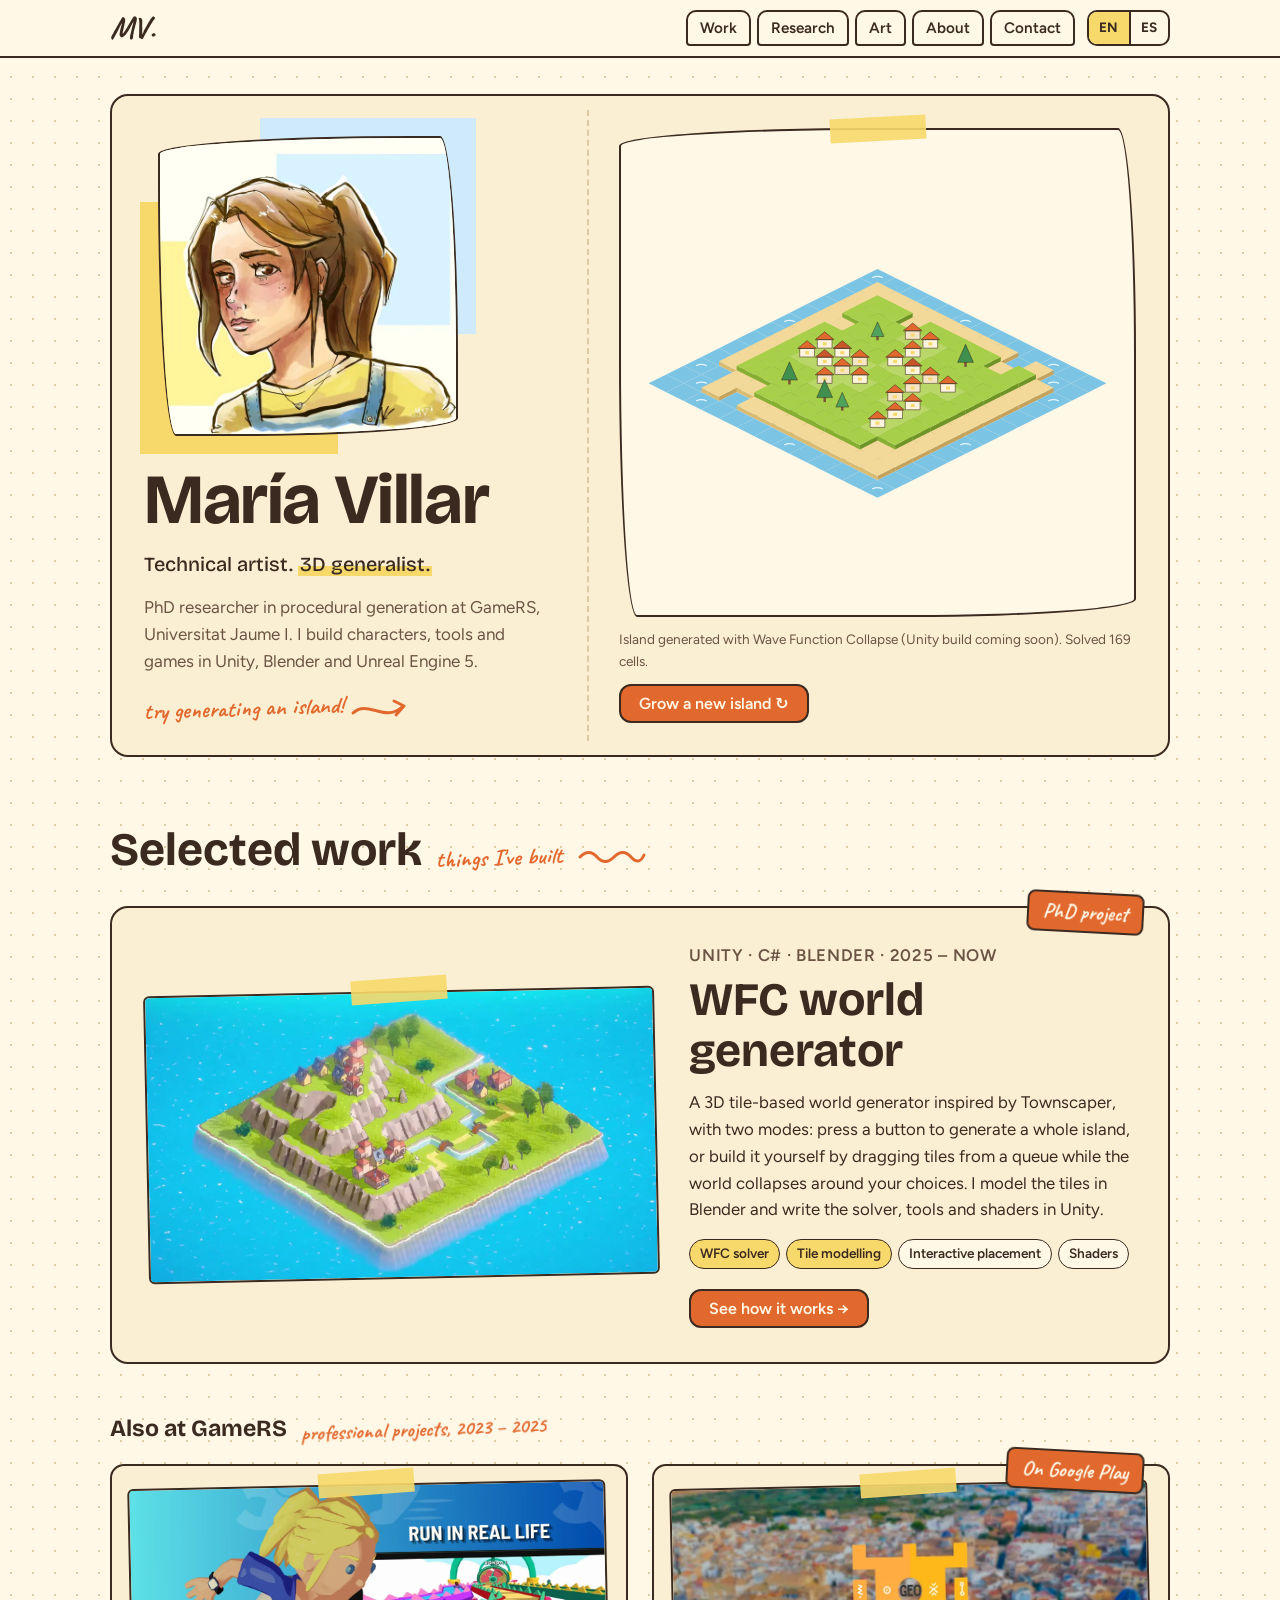
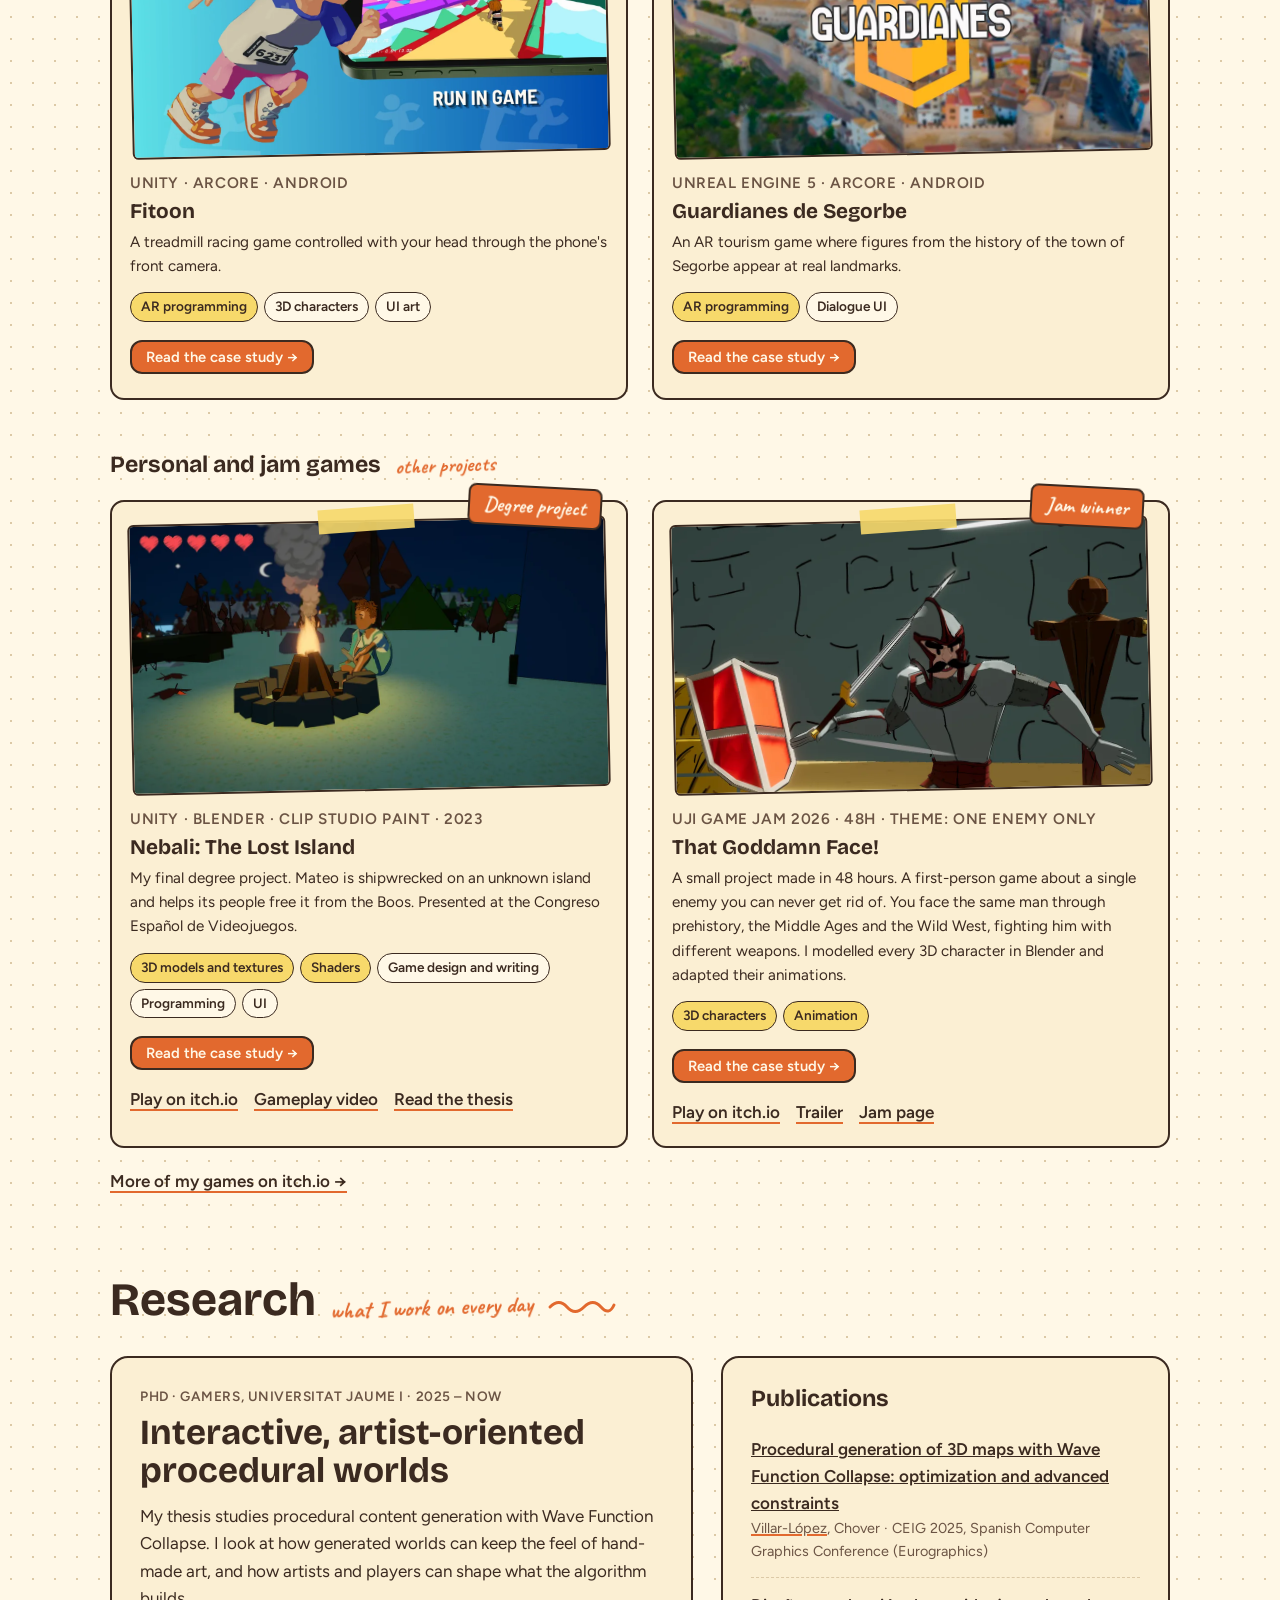
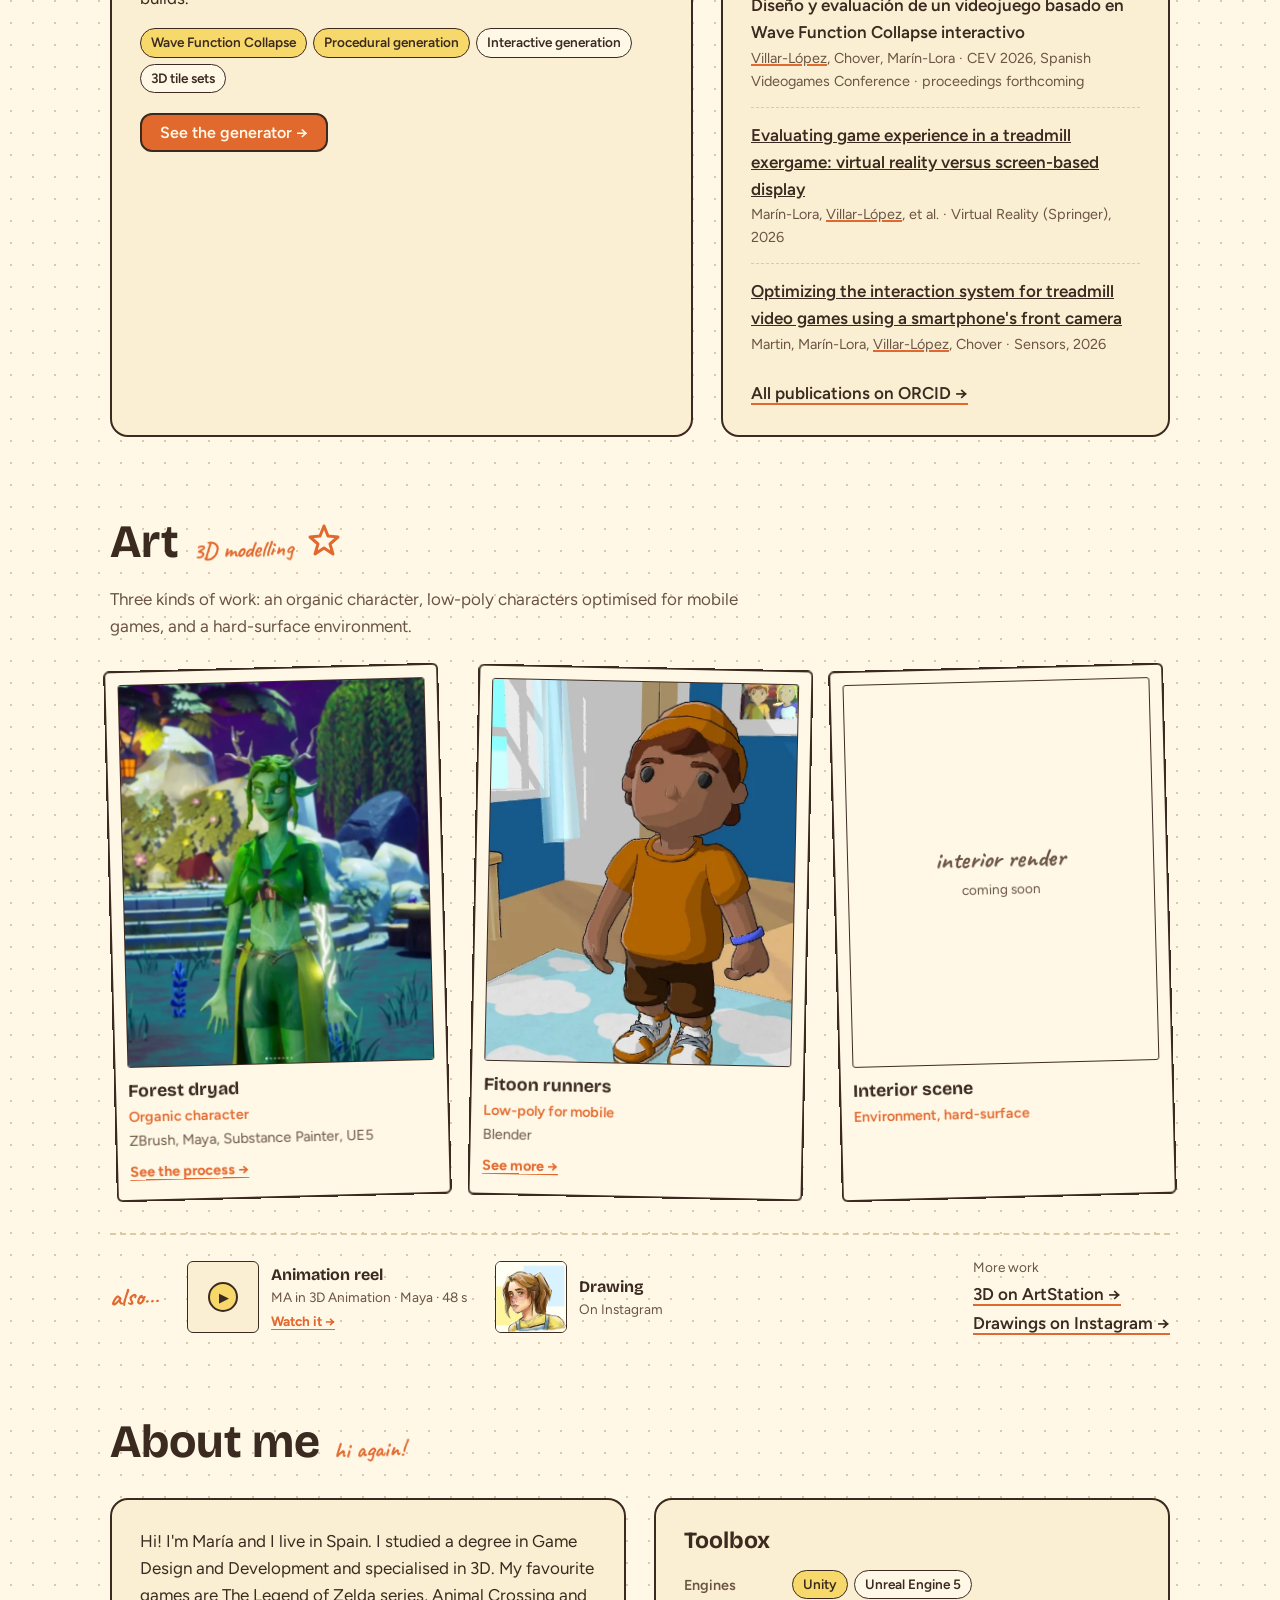
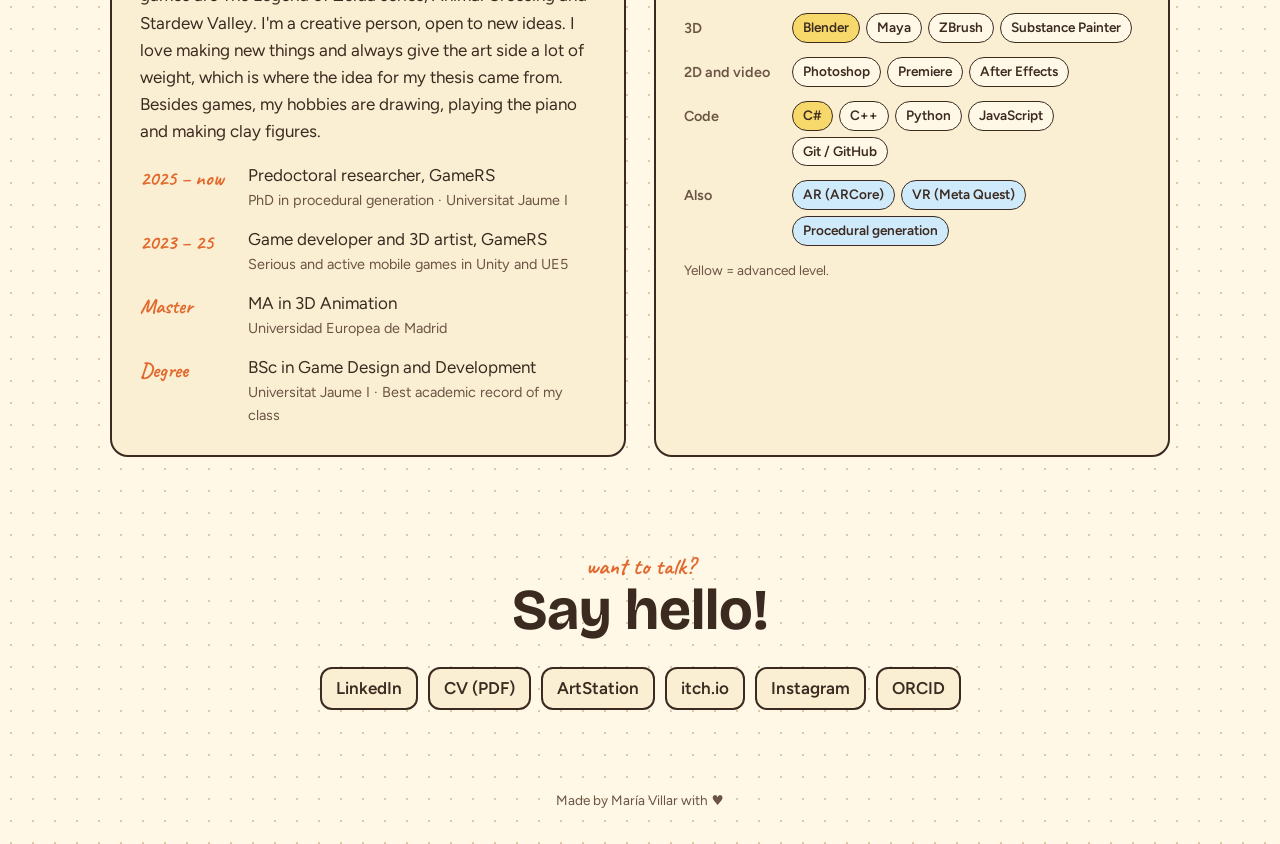
<file: index.html>
<!doctype html>
<html lang="en">
<head>
<meta charset="utf-8">
<meta name="viewport" content="width=device-width, initial-scale=1, viewport-fit=cover">
<title>María Villar · Technical artist</title>
<meta name="description" content="Technical artist from Spain. I draw, model and code: procedural generation with Wave Function Collapse, 3D characters and games in Unity, Blender and Unreal Engine 5.">
<link rel="canonical" href="https://mariavllr.github.io/">
<meta property="og:type" content="website">
<meta property="og:locale" content="en_GB">
<meta property="og:title" content="María Villar · Technical artist">
<meta property="og:description" content="Technical artist from Spain. I draw, model and code: procedural generation with Wave Function Collapse, 3D characters and games in Unity, Blender and Unreal Engine 5.">
<meta property="og:url" content="https://mariavllr.github.io/">
<meta property="og:image" content="https://mariavllr.github.io/assets/img/og.jpg">
<meta name="twitter:card" content="summary_large_image">
<link rel="alternate" hreflang="en" href="https://mariavllr.github.io/">
<link rel="alternate" hreflang="es" href="https://mariavllr.github.io/es/">
<link rel="alternate" hreflang="x-default" href="https://mariavllr.github.io/">
<meta name="theme-color" content="#FFF8E7">
<link rel="icon" href="assets/img/favicon.svg" type="image/svg+xml">
<link rel="preconnect" href="https://fonts.googleapis.com">
<link rel="preconnect" href="https://fonts.gstatic.com" crossorigin>
<link rel="stylesheet" href="https://fonts.googleapis.com/css2?family=Bricolage+Grotesque:opsz,wght@12..96,500;12..96,700&family=Figtree:wght@400;500;600&family=Caveat:wght@500;700&display=swap">
<link rel="stylesheet" href="assets/css/style.css">
</head>
<body>
<a class="skip" href="#main">Skip to content</a>
<header>
  <div class="wrap">
    <a class="logo" href="index.html" aria-label="María Villar, home">MV.</a>
    <nav aria-label="Sections"><a href="#work">Work</a><a href="#research">Research</a><a href="#art">Art</a><a href="#about">About</a><a href="#contact">Contact</a></nav>
    <div class="lang" role="group" aria-label="Language"><a href="#" hreflang="en" lang="en" aria-current="page">EN</a><a href="es/index.html" hreflang="es" lang="es">ES</a></div>
  </div>
</header>

<main id="main" class="wrap">
  <div id="top" class="spread hero">
    <div class="page">
      <div class="portrait"><div class="b1"></div><div class="b2"></div><img src="assets/img/portrait.webp" alt="Self-portrait of María: ink line and marker colour, brown ponytail, yellow t-shirt and denim overalls"></div>
      <h1>María Villar</h1>
      <p class="role">Technical artist. <b>3D generalist.</b></p>
      <p class="intro">PhD researcher in procedural generation at GameRS, Universitat Jaume I. I build characters, tools and games in Unity, Blender and Unreal Engine 5.</p>
      <div class="note"><span class="hand">try generating an island!</span>
        <svg class="doodle" width="64" height="30" viewBox="0 0 64 30" aria-hidden="true"><path d="M3 20 C 18 6, 34 30, 52 14 M44 8 L54 13 L46 22"/></svg></div>
    </div>
    <div class="page world">
      <div class="frame sketch play" data-embed="" data-itch="https://mariavllr.itch.io/" data-cover="assets/img/wfc-cover.webp" data-title="WFC world generator" data-button="gen"><span class="tape" aria-hidden="true"></span>
        <canvas id="wfc" width="640" height="400" role="img" aria-label="An isometric island of water, beach, grass, forest and village tiles, generated in the browser with Wave Function Collapse"></canvas>
      </div>
      <div class="world-bar">
        <span class="caption">Island generated with Wave Function Collapse (Unity build coming soon). <span id="stat"></span></span>
        <button class="btn" id="gen" type="button">Grow a new island ↻</button>
      </div>
    </div>
  </div>

  <section id="work" aria-labelledby="work-h">
    <div class="sec-head"><h2 id="work-h">Selected work</h2><span class="hand">things I've built</span>
      <svg class="doodle" width="70" height="20" viewBox="0 0 70 20" aria-hidden="true"><path d="M3 12 Q 12 3, 20 12 T 37 12 T 54 12 T 67 10"/></svg></div>
    <div class="work">

      <article class="piece feature stick">
        <span class="badge">PhD project</span>
        <div class="shot"><span class="tape" aria-hidden="true"></span><video class="loop" autoplay muted loop playsinline preload="metadata" poster="assets/img/wfc-island.webp" aria-label="An island made by the WFC generator: cliffs, two villages, a river with bridges and trees moving in the wind, surrounded by animated sea"><source src="assets/video/wfc-island.mp4" type="video/mp4"></video></div>
        <div>
          <p class="meta">Unity · C# · Blender · 2025 – now</p>
          <h3>WFC world generator</h3>
          <p>A 3D tile-based world generator inspired by Townscaper, with two modes: press a button to generate a whole island, or build it yourself by dragging tiles from a queue while the world collapses around your choices. I model the tiles in Blender and write the solver, tools and shaders in Unity.</p>
          <div class="role-list"><span class="chip y">WFC solver</span><span class="chip y">Tile modelling</span><span class="chip">Interactive placement</span><span class="chip">Shaders</span></div>
          <a class="btn" href="projects/wfc/index.html">See how it works →</a>
        </div>
      </article>
    </div>

    <div class="minor-head"><h3>Also at GameRS</h3><span class="hand">professional projects, 2023 – 2025</span></div>
    <div class="minor">
      <article class="mini stick">
        <div class="shot hover-vid"><span class="tape" aria-hidden="true"></span><img src="assets/img/fitoon-thumb.webp" alt="Fitoon key art: a runner next to a phone showing her character in the race, with the lines Run in real life, run in game" loading="lazy"><video muted loop playsinline preload="none" aria-hidden="true"><source src="assets/video/fitoon-gameplay.mp4" type="video/mp4"></video></div>
        <p class="meta">Unity · ARCore · Android</p>
        <h3>Fitoon</h3>
        <p>A treadmill racing game controlled with your head through the phone's front camera.</p>
        <div class="role-list"><span class="chip y">AR programming</span><span class="chip">3D characters</span><span class="chip">UI art</span></div>
        <a class="btn case-btn" href="projects/fitoon/index.html">Read the case study →</a>
      </article>
      <article class="mini stick">
        <span class="badge">On Google Play</span>
        <div class="shot hover-vid"><span class="tape" aria-hidden="true"></span><img src="assets/img/segorbe-thumb.webp" alt="Guardianes de Segorbe logo over an aerial view of the town" loading="lazy"><video muted loop playsinline preload="none" aria-hidden="true"><source src="assets/video/segorbe-hover.mp4" type="video/mp4"></video></div>
        <p class="meta">Unreal Engine 5 · ARCore · Android</p>
        <h3>Guardianes de Segorbe</h3>
        <p>An AR tourism game where figures from the history of the town of Segorbe appear at real landmarks.</p>
        <div class="role-list"><span class="chip y">AR programming</span><span class="chip">Dialogue UI</span></div>
        <a class="btn case-btn" href="projects/segorbe/index.html">Read the case study →</a>
      </article>
    </div>

    <div class="minor-head"><h3>Personal and jam games</h3><span class="hand">other projects</span></div>
    <div class="minor">
      <article class="mini stick">
        <span class="badge">Degree project</span>
        <div class="shot hover-vid"><span class="tape" aria-hidden="true"></span><img src="assets/img/nebali-card.webp" alt="Nebali: The Lost Island, a low-poly island with palm trees, a wooden pier and the main character, Mateo" loading="lazy"><video muted loop playsinline preload="none" aria-hidden="true"><source src="assets/video/nebali-campfire.mp4" type="video/mp4"></video></div>
        <p class="meta">Unity · Blender · Clip Studio Paint · 2023</p>
        <h3>Nebali: The Lost Island</h3>
        <p>My final degree project. Mateo is shipwrecked on an unknown island and helps its people free it from the Boos. Presented at the Congreso Español de Videojuegos.</p>
        <div class="role-list"><span class="chip y">3D models and textures</span><span class="chip y">Shaders</span><span class="chip">Game design and writing</span><span class="chip">Programming</span><span class="chip">UI</span></div>
        <a class="btn case-btn" href="projects/nebali/index.html">Read the case study →</a>
        <div class="links"><a href="https://mariavllr.itch.io/nebali-the-lost-island">Play on itch.io</a><a href="https://www.youtube.com/watch?v=X46pWPQkmEc">Gameplay video</a><a href="https://repositori.uji.es/xmlui/handle/10234/203636">Read the thesis</a></div>
      </article>
      <article class="mini stick">
        <span class="badge">Jam winner</span>
        <div class="shot hover-vid"><span class="tape" aria-hidden="true"></span><img src="assets/img/tgf-card.webp" alt="The enemy as a medieval knight with a sword, next to a red shield" loading="lazy"><video muted loop playsinline preload="none" aria-hidden="true"><source src="assets/video/tgf-knight.mp4" type="video/mp4"></video></div>
        <p class="meta">UJI Game Jam 2026 · 48h · Theme: One enemy only</p>
        <h3>That Goddamn Face!</h3>
        <p>A small project made in 48 hours. A first-person game about a single enemy you can never get rid of. You face the same man through prehistory, the Middle Ages and the Wild West, fighting him with different weapons. I modelled every 3D character in Blender and adapted their animations.</p>
        <div class="role-list"><span class="chip y">3D characters</span><span class="chip y">Animation</span></div>
        <a class="btn case-btn" href="projects/that-goddamn-face/index.html">Read the case study →</a>
        <div class="links"><a href="https://mariavllr.itch.io/that-goddamn-face">Play on itch.io</a><a href="https://www.youtube.com/watch?v=6AdIq4vunBU">Trailer</a><a href="https://itch.io/jam/uji-game-jam-26-ugj26/rate/4272632">Jam page</a></div>
      </article>
    </div>
    <div class="links" style="margin-top:20px"><a href="https://mariavllr.itch.io/">More of my games on itch.io →</a></div>
  </section>

  <section id="research" aria-labelledby="research-h">
    <div class="sec-head"><h2 id="research-h">Research</h2><span class="hand">what I work on every day</span>
      <svg class="doodle" width="70" height="20" viewBox="0 0 70 20" aria-hidden="true"><path d="M3 12 Q 12 3, 20 12 T 37 12 T 54 12 T 67 10"/></svg></div>
    <div class="two">
      <div class="card stick">
        <p class="meta">PhD · GameRS, Universitat Jaume I · 2025 – now</p>
        <h3 style="font-size:clamp(1.6rem,3.4vw,2.2rem);margin:6px 0 12px">Interactive, artist-oriented procedural worlds</h3>
        <p>My thesis studies procedural content generation with Wave Function Collapse. I look at how generated worlds can keep the feel of hand-made art, and how artists and players can shape what the algorithm builds.</p>
        <div class="role-list"><span class="chip y">Wave Function Collapse</span><span class="chip y">Procedural generation</span><span class="chip">Interactive generation</span><span class="chip">3D tile sets</span></div>
        <a class="btn" href="projects/wfc/index.html">See the generator →</a>
      </div>
      <div class="card stick">
        <h3>Publications</h3>
        <div style="margin-top:10px">
          <div class="paper"><p class="t"><a href="https://doi.org/10.2312/ceig.20251107">Procedural generation of 3D maps with Wave Function Collapse: optimization and advanced constraints</a></p><p class="a"><u>Villar-López</u>, Chover · CEIG 2025, Spanish Computer Graphics Conference (Eurographics)</p></div>
          <div class="paper"><p class="t">Diseño y evaluación de un videojuego basado en Wave Function Collapse interactivo</p><p class="a"><u>Villar-López</u>, Chover, Marín-Lora · CEV 2026, Spanish Videogames Conference · proceedings forthcoming</p></div>
          <div class="paper"><p class="t"><a href="https://link.springer.com/article/10.1007/s10055-026-01355-w">Evaluating game experience in a treadmill exergame: virtual reality versus screen-based display</a></p><p class="a">Marín-Lora, <u>Villar-López</u>, et al. · Virtual Reality (Springer), 2026</p></div>
          <div class="paper"><p class="t"><a href="https://www.mdpi.com/1424-8220/26/1/20">Optimizing the interaction system for treadmill video games using a smartphone's front camera</a></p><p class="a">Martin, Marín-Lora, <u>Villar-López</u>, Chover · Sensors, 2026</p></div>
        </div>
        <div class="links" style="margin-top:10px"><a href="https://orcid.org/0009-0007-8211-3736">All publications on ORCID →</a></div>
      </div>
    </div>
  </section>

  <section id="art" aria-labelledby="art-h">
    <div class="sec-head"><h2 id="art-h">Art</h2><span class="hand">3D modelling</span>
      <svg class="doodle" width="34" height="34" viewBox="0 0 34 34" aria-hidden="true"><path d="M17 3 L21 13 L31 14 L23 21 L26 31 L17 25 L8 31 L11 21 L3 14 L13 13 Z"/></svg></div>
    <p class="art-intro">Three kinds of work: an organic character, low-poly characters optimised for mobile games, and a hard-surface environment.</p>
    <div class="gallery">
      <figure class="art stick"><button class="proc-open" type="button" data-proc="proc-dryad" aria-label="See the dryad, from blocking to render"><img src="assets/img/dryad.webp" alt="3D render of a green dryad with antlers and leafy clothes, with a glowing pattern on one arm, standing in a stylised night forest" loading="lazy"></button><figcaption><b>Forest dryad</b><span class="kind">Organic character</span>ZBrush, Maya, Substance Painter, UE5<button class="proc-link" type="button" data-proc="proc-dryad">See the process →</button></figcaption></figure>
      <figure class="art stick"><button class="proc-open cycle" type="button" data-proc="proc-fitoon" aria-label="The five Fitoon runners. Open to see each one"><img class="on" src="assets/img/fitoon-juan.webp" alt="" loading="lazy"><img src="assets/img/fitoon-laura.webp" alt="" loading="lazy"><img src="assets/img/fitoon-alberto.webp" alt="" loading="lazy"><img src="assets/img/fitoon-paula.webp" alt="" loading="lazy"><img src="assets/img/fitoon-diego.webp" alt="" loading="lazy"></button><figcaption><b>Fitoon runners</b><span class="kind">Low-poly for mobile</span>Blender<button class="proc-link" type="button" data-proc="proc-fitoon">See more →</button></figcaption></figure>
      <figure class="art stick"><div class="ph"><span class="hand">interior render</span><span class="caption">coming soon</span></div><figcaption><b>Interior scene</b><span class="kind">Environment, hard-surface</span></figcaption></figure>
    </div>
    <template id="proc-reel" data-title="Animation reel" data-more="https://vimeo.com/1082870306" data-more-label="Open on Vimeo →" data-close="Close">
        <figure data-step="Animation reel" data-iframe="https://player.vimeo.com/video/1082870306?h=6bd6f46d95&amp;dnt=1&amp;autoplay=1"><figcaption>Animation and 3D modelling from my MA in 3D Animation.</figcaption></figure>
    </template>
    <template id="proc-fitoon" data-title="Fitoon runners · the cast" data-more="projects/fitoon/" data-more-label="Read the Fitoon case study →" data-close="Close" data-prev="Previous" data-next="Next">
        <figure data-step="Orange boy"><img src="assets/img/fitoon-juan.webp" alt="Juan, a low-poly Fitoon character, in the character select room" loading="lazy"><figcaption>One of the five runners, low-poly for mobile.</figcaption></figure>
        <figure data-step="Blonde girl"><img src="assets/img/fitoon-laura.webp" alt="Laura, a low-poly Fitoon character, in the character select room" loading="lazy"><figcaption>One of the five runners, low-poly for mobile.</figcaption></figure>
        <figure data-step="Bearded boy"><img src="assets/img/fitoon-alberto.webp" alt="Alberto, a low-poly Fitoon character, in the character select room" loading="lazy"><figcaption>One of the five runners, low-poly for mobile.</figcaption></figure>
        <figure data-step="Girl with glasses"><img src="assets/img/fitoon-paula.webp" alt="Paula, a low-poly Fitoon character, in the character select room" loading="lazy"><figcaption>One of the five runners, low-poly for mobile.</figcaption></figure>
        <figure data-step="Green boy"><img src="assets/img/fitoon-diego.webp" alt="Diego, a low-poly Fitoon character, in the character select room" loading="lazy"><figcaption>One of the five runners, low-poly for mobile.</figcaption></figure>
        <figure data-step="Customiser"><img src="assets/img/fitoon-creator.webp" alt="Fitoon character creator: a runner in an orange t-shirt with colour swatches for clothes and a Save button" loading="lazy"><figcaption>In the game, players can recolour skin, hair and clothes.</figcaption></figure>
    </template>
    <template id="proc-dryad" data-title="Forest dryad · from blocking to render" data-more="https://mariavllr.artstation.com/projects/5WYOl8" data-more-label="Full process on ArtStation →" data-close="Close" data-prev="Previous" data-next="Next">
        <figure data-step="Blocking"><img src="assets/img/dryad-p1-blocking.webp" alt="Front, side and back views of the dryad blocked out in coloured base shapes" loading="lazy"><figcaption>Blocking out proportions and shapes in ZBrush, before any detail.</figcaption></figure>
        <figure data-step="Sculpt"><img src="assets/img/dryad-p2-sculpt.webp" alt="Untextured ZBrush sculpt of the dryad, front view" loading="lazy"><figcaption>High-poly sculpt in ZBrush: clothes, hair and antlers.</figcaption></figure>
        <figure data-step="Retopology"><img src="assets/img/dryad-p3-retopo.webp" alt="Wireframe of the low-poly dryad mesh" loading="lazy"><figcaption>Low-poly retopology in Maya, ready to bake.</figcaption></figure>
        <figure data-step="Texturing"><img src="assets/img/dryad-p4-texture.webp" alt="The dryad head being painted in Substance Painter" loading="lazy"><figcaption>Texturing in Substance Painter.</figcaption></figure>
        <figure data-step="Final"><img src="assets/img/dryad-final-1.webp" alt="Full-body render of the dryad in a night forest" loading="lazy"><figcaption>Final render.</figcaption></figure>
        <figure data-step="Final"><img src="assets/img/dryad-final-4.webp" alt="The dryad in three-quarter view in front of stone steps and a glowing tree" loading="lazy"><figcaption>Final render, three-quarter view.</figcaption></figure>
        <figure data-step="Final"><img src="assets/img/dryad-final-7.webp" alt="Close-up of the dryad face with antlers and leaf-like hair" loading="lazy"><figcaption>Close-up.</figcaption></figure>
    </template>
    <div class="also">
      <p class="also-label hand">also…</p>
      <figure class="art-mini"><button class="proc-open reel-thumb" type="button" data-proc="proc-reel" aria-label="Play the animation reel"><img src="https://i.vimeocdn.com/video/2013950092-5a4fc607c18ffdf52ef9208e7c43d5fa98d66e0bb44d759a38563e4369bccf45-d_640x360" alt="" loading="lazy" onerror="this.remove()"><span class="reel-play" aria-hidden="true">▶</span></button><figcaption><b>Animation reel</b>MA in 3D Animation · Maya · 48 s<button class="proc-link" type="button" data-proc="proc-reel">Watch it →</button></figcaption></figure>
      <figure class="art-mini"><img src="assets/img/portrait.webp" alt="Digital painting self-portrait in ink and marker style" loading="lazy"><figcaption><b>Drawing</b>On Instagram</figcaption></figure>
      <div class="also-more"><p class="caption">More work</p><a href="https://artstation.com/mariavllr">3D on ArtStation →</a><a href="https://instagram.com/mariavillardev">Drawings on Instagram →</a></div>
    </div>
  </section>

  

  <section id="about" aria-labelledby="about-h">
    <div class="sec-head"><h2 id="about-h">About me</h2><span class="hand">hi again!</span></div>
    <div class="about">
      <div class="card stick">
        <p>Hi! I'm María and I live in Spain. I studied a degree in Game Design and Development and specialised in 3D. My favourite games are The Legend of Zelda series, Animal Crossing and Stardew Valley. I'm a creative person, open to new ideas. I love making new things and always give the art side a lot of weight, which is where the idea for my thesis came from. Besides games, my hobbies are drawing, playing the piano and making clay figures.</p>
        <ul class="timeline">
          <li><span class="y">2025 – now</span><span>Predoctoral researcher, GameRS<small>PhD in procedural generation · Universitat Jaume I</small></span></li>
          <li><span class="y">2023 – 25</span><span>Game developer and 3D artist, GameRS<small>Serious and active mobile games in Unity and UE5</small></span></li>
          <li><span class="y">Master</span><span>MA in 3D Animation<small>Universidad Europea de Madrid</small></span></li>
          <li><span class="y">Degree</span><span>BSc in Game Design and Development<small>Universitat Jaume I · Best academic record of my class</small></span></li>
        </ul>
      </div>
      <div class="card stick">
        <h3>Toolbox</h3>
        <div class="tools">
          <div><span class="k">Engines</span><span class="chips" style="margin:0"><span class="chip y">Unity</span><span class="chip">Unreal Engine 5</span></span></div>
          <div><span class="k">3D</span><span class="chips" style="margin:0"><span class="chip y">Blender</span><span class="chip">Maya</span><span class="chip">ZBrush</span><span class="chip">Substance Painter</span></span></div>
          <div><span class="k">2D and video</span><span class="chips" style="margin:0"><span class="chip">Photoshop</span><span class="chip">Premiere</span><span class="chip">After Effects</span></span></div>
          <div><span class="k">Code</span><span class="chips" style="margin:0"><span class="chip y">C#</span><span class="chip">C++</span><span class="chip">Python</span><span class="chip">JavaScript</span><span class="chip">Git / GitHub</span></span></div>
          <div><span class="k">Also</span><span class="chips" style="margin:0"><span class="chip s">AR (ARCore)</span><span class="chip s">VR (Meta Quest)</span><span class="chip s">Procedural generation</span></span></div>
        </div>
        <p class="caption" style="margin-top:14px">Yellow = advanced level.</p>
      </div>
    </div>
  </section>

  <section id="contact" class="contact" aria-labelledby="contact-h">
    <p class="hand">want to talk?</p>
    <h2 id="contact-h">Say hello!</h2>
    <div class="links">
      <a href="https://www.linkedin.com/in/mariavillarlopez/">LinkedIn</a>
      <a href="https://mariavillardev.wordpress.com/wp-content/uploads/2022/06/curriculum2026.pdf">CV (PDF)</a>
      <a href="https://artstation.com/mariavllr">ArtStation</a>
      <a href="https://mariavllr.itch.io/">itch.io</a>
      <a href="https://instagram.com/mariavillardev">Instagram</a>
      <a href="https://orcid.org/0009-0007-8211-3736">ORCID</a>
    </div>
  </section>
</main>

<footer>Made by María Villar with ♥</footer>
<script src="assets/js/main.js" defer></script>
</body>
</html>
</file>
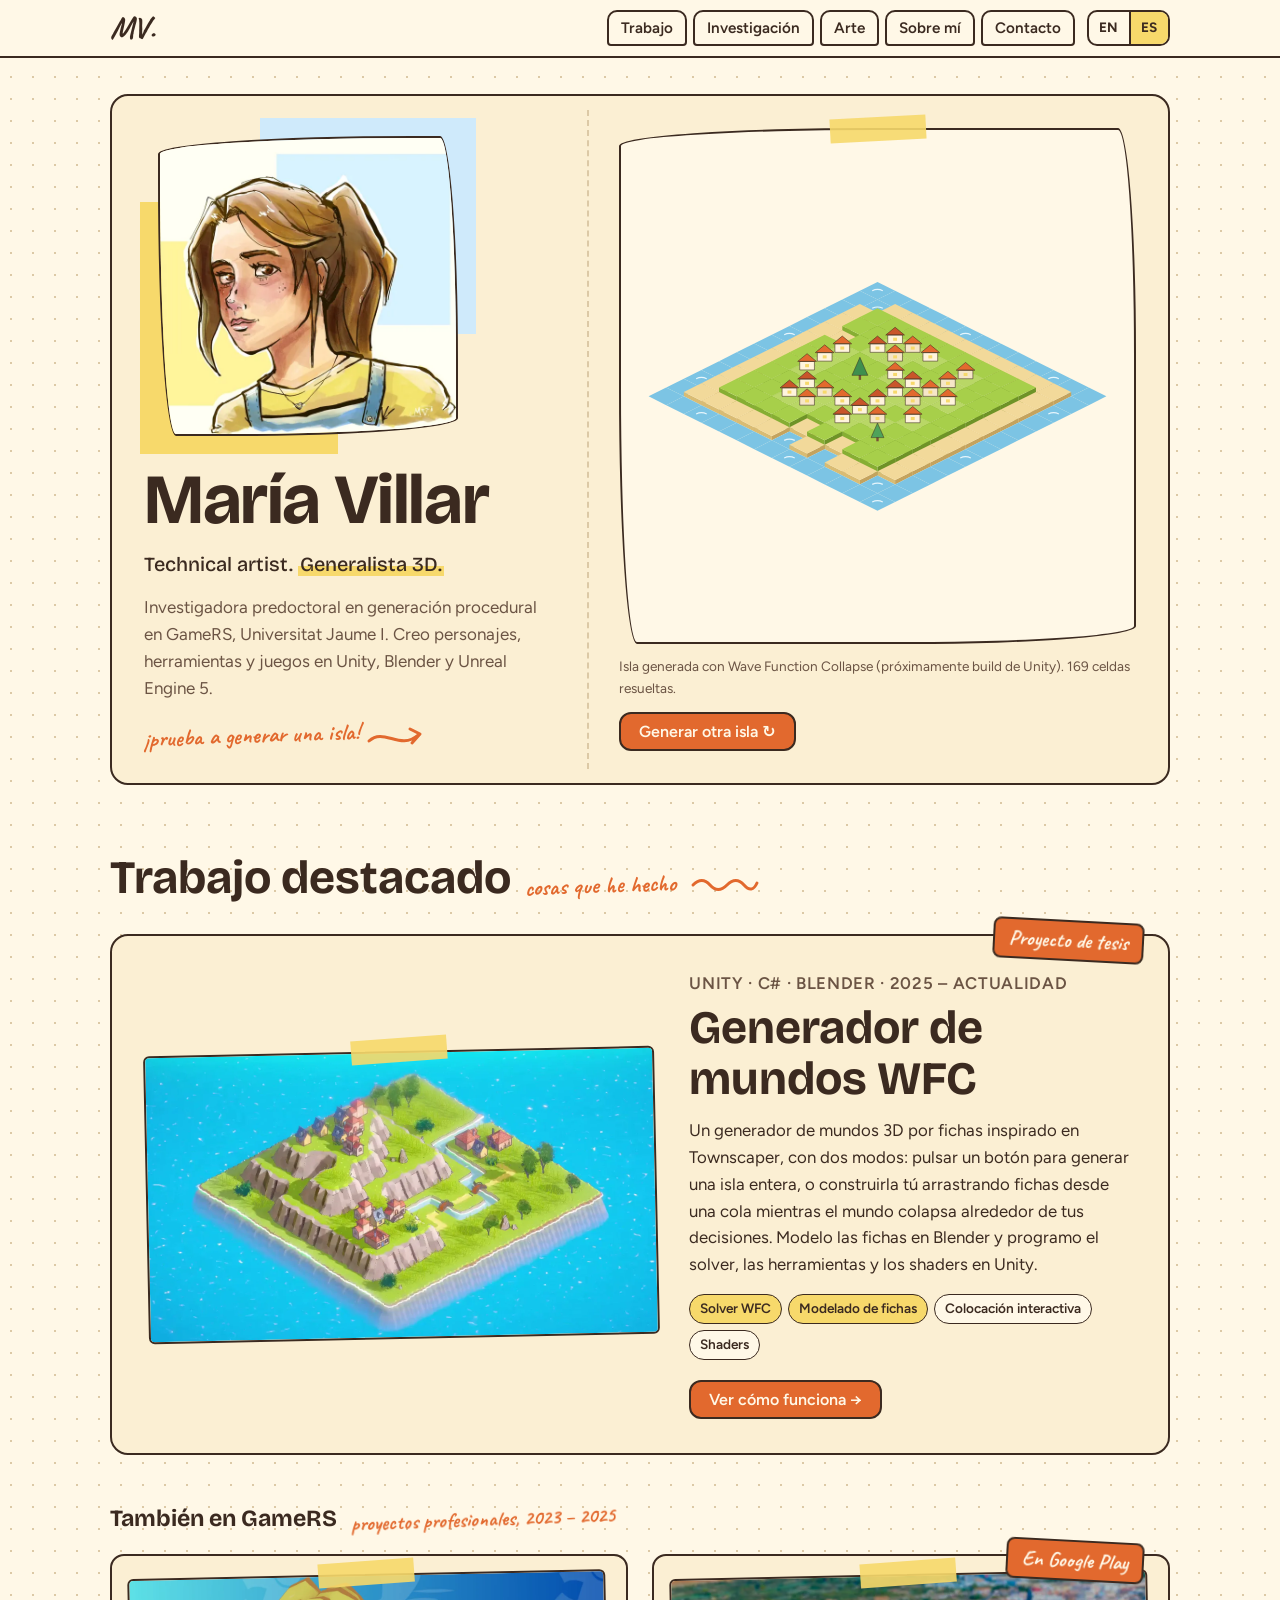
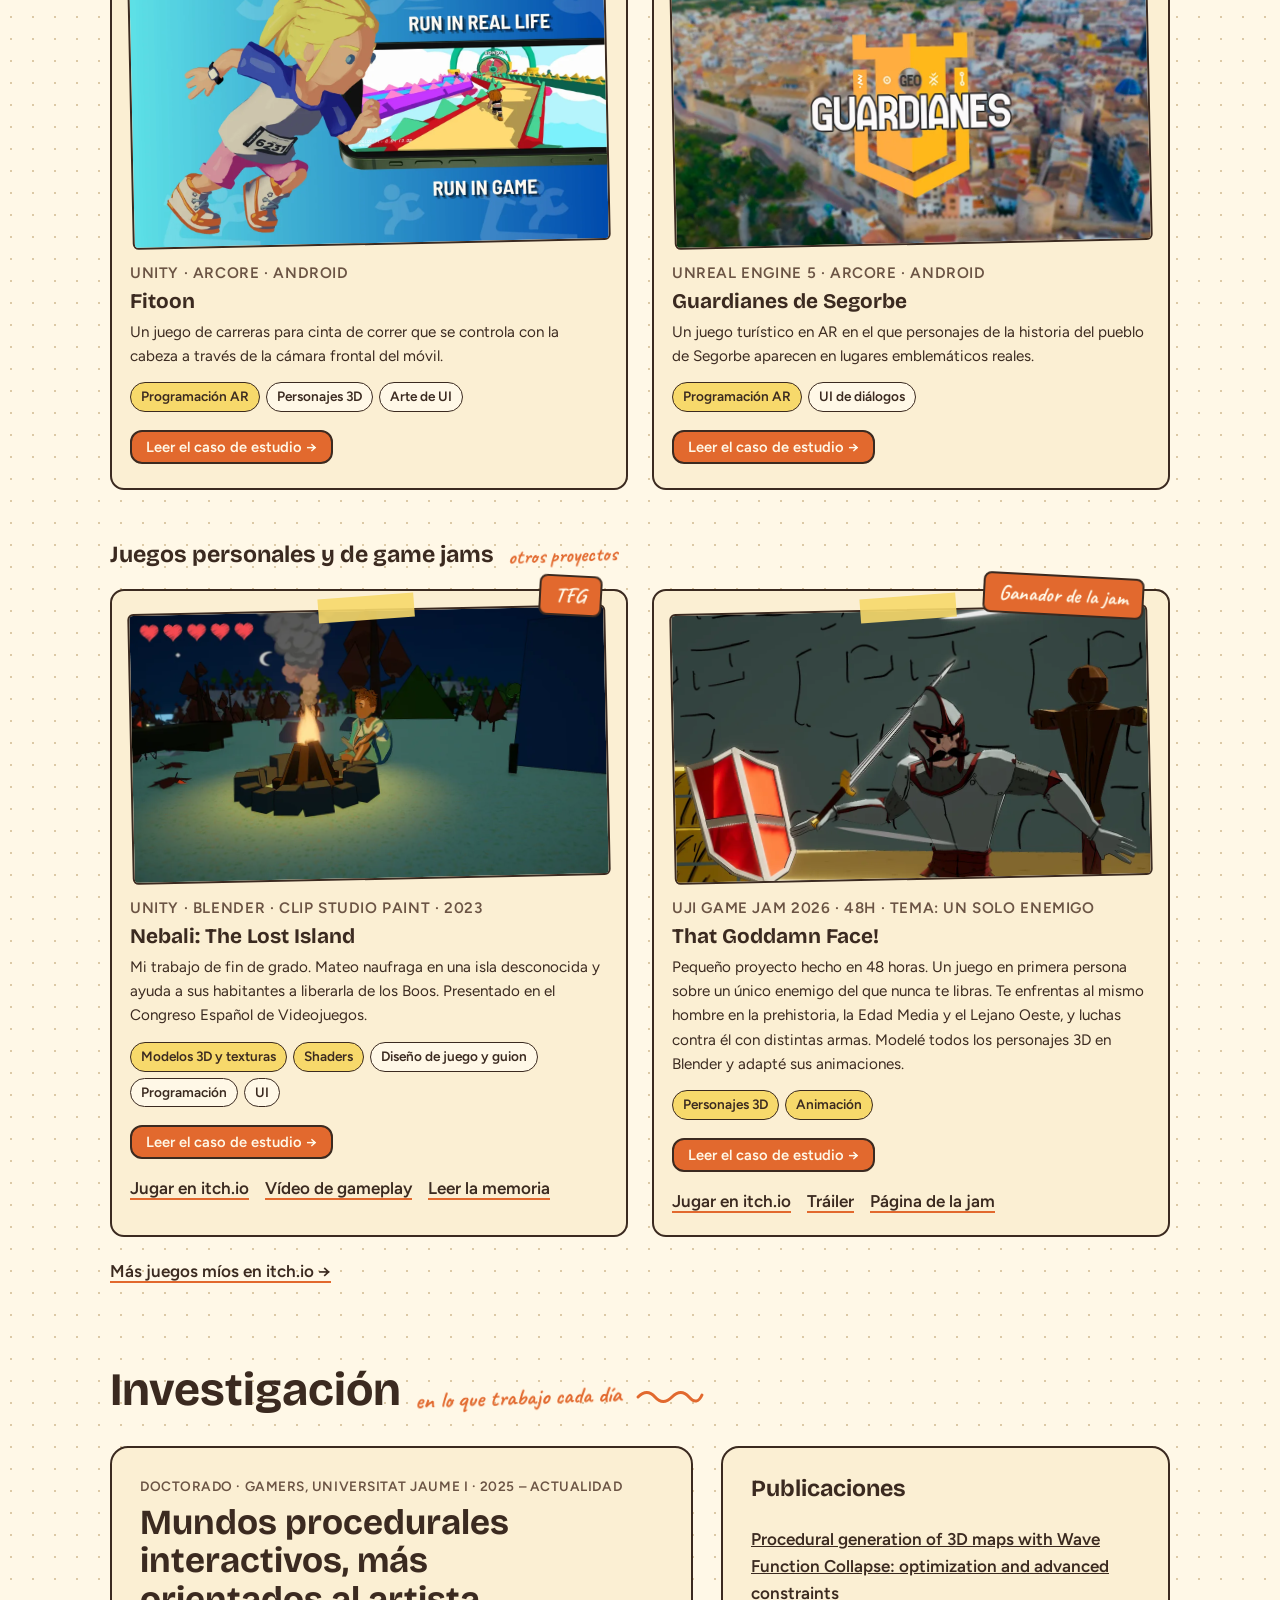
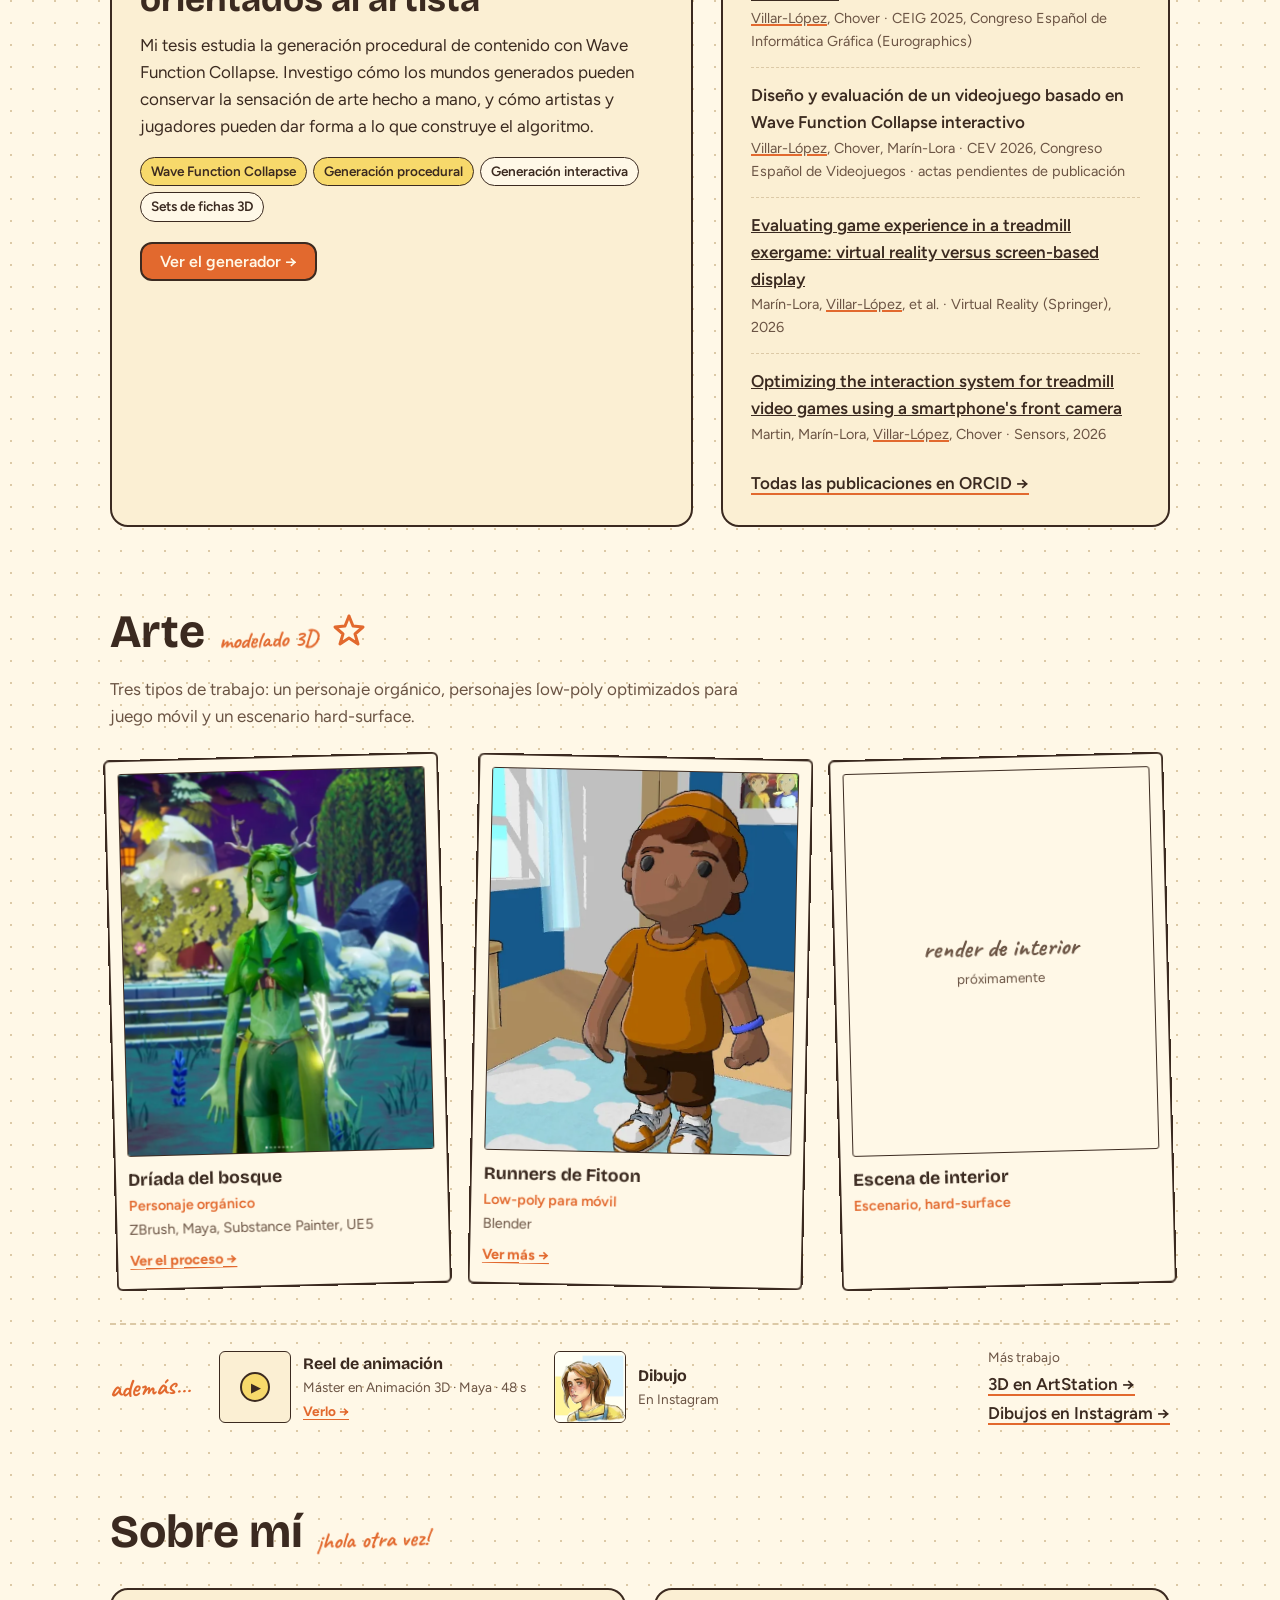
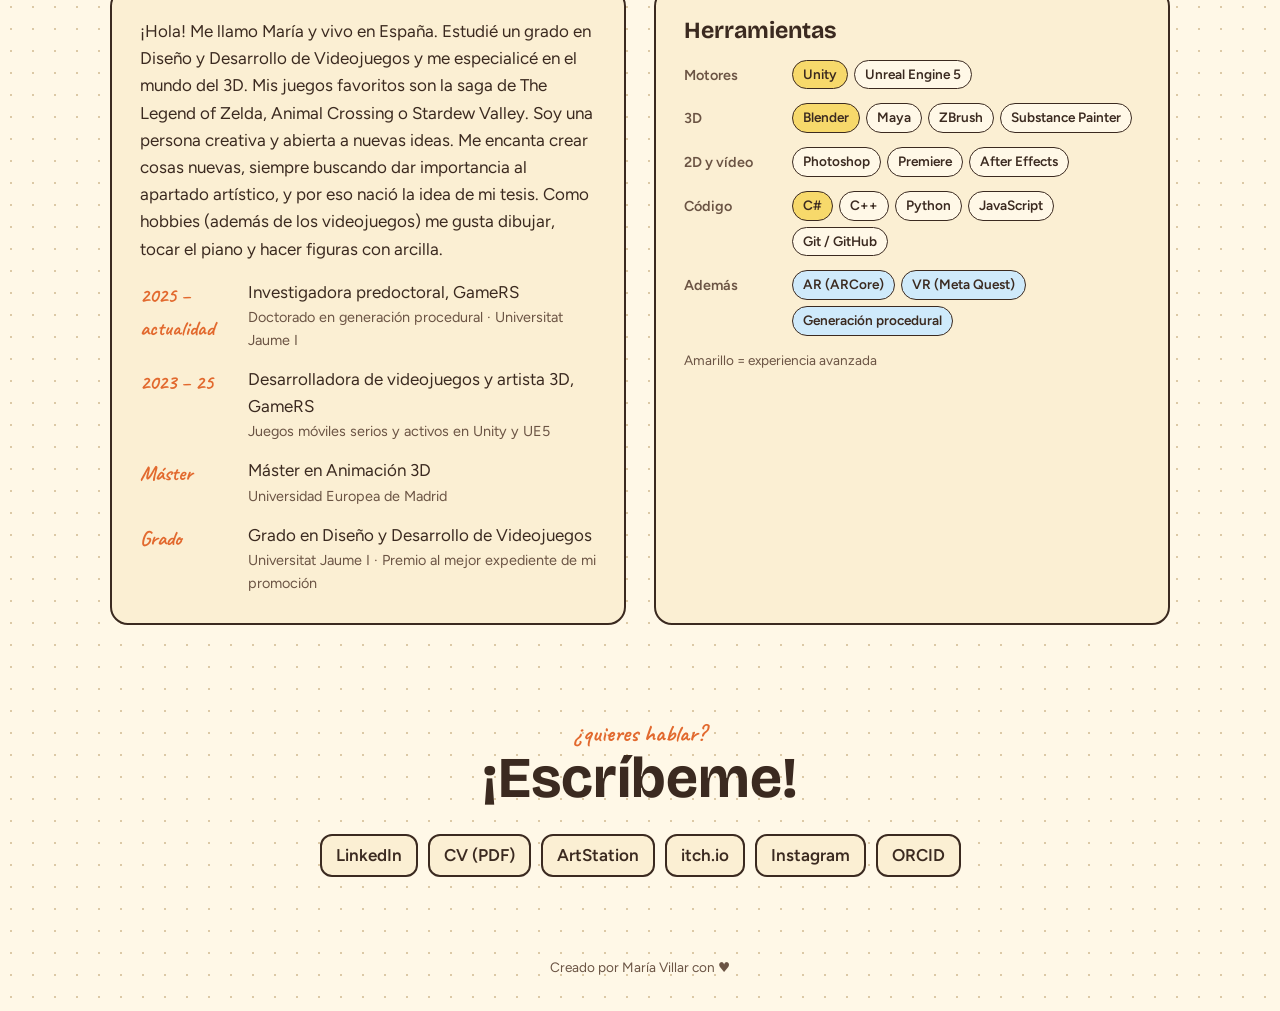
<file: es/index.html>
<!doctype html>
<html lang="es">

<head>
  <meta charset="utf-8">
  <meta name="viewport" content="width=device-width, initial-scale=1, viewport-fit=cover">
  <title>María Villar · Technical artist</title>
  <meta name="description"
    content="Technical artist en España. Dibujo, modelo y programo: generación procedural con Wave Function Collapse, personajes 3D y juegos en Unity, Blender y Unreal Engine 5.">
  <link rel="canonical" href="https://mariavllr.github.io/es/">
  <meta property="og:type" content="website">
  <meta property="og:locale" content="es_ES">
  <meta property="og:title" content="María Villar · Technical artist">
  <meta property="og:description"
    content="Technical artist en España. Dibujo, modelo y programo: generación procedural con Wave Function Collapse, personajes 3D y juegos en Unity, Blender y Unreal Engine 5.">
  <meta property="og:url" content="https://mariavllr.github.io/es/">
  <meta property="og:image" content="https://mariavllr.github.io/assets/img/og.jpg">
  <meta name="twitter:card" content="summary_large_image">
  <link rel="alternate" hreflang="en" href="https://mariavllr.github.io/">
  <link rel="alternate" hreflang="es" href="https://mariavllr.github.io/es/">
  <link rel="alternate" hreflang="x-default" href="https://mariavllr.github.io/">
  <meta name="theme-color" content="#FFF8E7">
  <link rel="icon" href="../assets/img/favicon.svg" type="image/svg+xml">
  <link rel="preconnect" href="https://fonts.googleapis.com">
  <link rel="preconnect" href="https://fonts.gstatic.com" crossorigin>
  <link rel="stylesheet"
    href="https://fonts.googleapis.com/css2?family=Bricolage+Grotesque:opsz,wght@12..96,500;12..96,700&family=Figtree:wght@400;500;600&family=Caveat:wght@500;700&display=swap">
  <link rel="stylesheet" href="../assets/css/style.css">
</head>

<body>
  <a class="skip" href="#main">Saltar al contenido</a>
  <header>
    <div class="wrap">
      <a class="logo" href="index.html" aria-label="María Villar, inicio">MV.</a>
      <nav aria-label="Secciones"><a href="#work">Trabajo</a><a href="#research">Investigación</a><a
          href="#art">Arte</a><a href="#about">Sobre mí</a><a href="#contact">Contacto</a></nav>
      <div class="lang" role="group" aria-label="Idioma"><a href="../index.html" hreflang="en" lang="en">EN</a><a
          href="#" hreflang="es" lang="es" aria-current="page">ES</a></div>
    </div>
  </header>

  <main id="main" class="wrap">
    <div id="top" class="spread hero">
      <div class="page">
        <div class="portrait">
          <div class="b1"></div>
          <div class="b2"></div><img src="../assets/img/portrait.webp"
            alt="Autorretrato de María: línea de tinta y color a rotulador, coleta castaña, camiseta amarilla y peto vaquero">
        </div>
        <h1>María Villar</h1>
        <p class="role">Technical artist. <b>Generalista 3D.</b></p>
        <p class="intro">Investigadora predoctoral en generación procedural en GameRS, Universitat Jaume I. Creo
          personajes, herramientas y juegos en Unity, Blender y Unreal Engine 5.</p>
        <div class="note"><span class="hand">¡prueba a generar una isla!</span>
          <svg class="doodle" width="64" height="30" viewBox="0 0 64 30" aria-hidden="true">
            <path d="M3 20 C 18 6, 34 30, 52 14 M44 8 L54 13 L46 22" />
          </svg>
        </div>
      </div>
      <div class="page world">
        <div class="frame sketch play" data-embed="" data-itch="https://mariavllr.itch.io/"
          data-cover="../assets/img/wfc-cover.webp" data-title="Generador de mundos WFC" data-button="gen"><span
            class="tape" aria-hidden="true"></span>
          <canvas id="wfc" width="640" height="400" role="img"
            aria-label="Una isla isométrica con casillas de agua, playa, hierba, bosque y pueblo, generada en el navegador con Wave Function Collapse"></canvas>
        </div>
        <div class="world-bar">
          <span class="caption">Isla generada con Wave Function Collapse (próximamente build de Unity). <span
              id="stat"></span></span>
          <button class="btn" id="gen" type="button">Generar otra isla ↻</button>
        </div>
      </div>
    </div>

    <section id="work" aria-labelledby="work-h">
      <div class="sec-head">
        <h2 id="work-h">Trabajo destacado</h2><span class="hand">cosas que he hecho</span>
        <svg class="doodle" width="70" height="20" viewBox="0 0 70 20" aria-hidden="true">
          <path d="M3 12 Q 12 3, 20 12 T 37 12 T 54 12 T 67 10" />
        </svg>
      </div>
      <div class="work">

        <article class="piece feature stick">
          <span class="badge">Proyecto de tesis</span>
          <div class="shot"><span class="tape" aria-hidden="true"></span><video class="loop" autoplay muted loop
              playsinline preload="metadata" poster="../assets/img/wfc-island.webp"
              aria-label="Una isla creada por el generador WFC: acantilados, dos pueblos, un río con puentes y árboles que se mueven con el viento, rodeada de mar animado">
              <source src="../assets/video/wfc-island.mp4" type="video/mp4">
            </video></div>
          <div>
            <p class="meta">Unity · C# · Blender · 2025 – actualidad</p>
            <h3>Generador de mundos WFC</h3>
            <p>Un generador de mundos 3D por fichas inspirado en Townscaper, con dos modos: pulsar un botón para generar
              una isla entera, o construirla tú arrastrando fichas desde una cola mientras el mundo colapsa alrededor de
              tus decisiones. Modelo las fichas en Blender y programo el solver, las herramientas y los shaders en
              Unity.</p>
            <div class="role-list"><span class="chip y">Solver WFC</span><span class="chip y">Modelado de
                fichas</span><span class="chip">Colocación interactiva</span><span class="chip">Shaders</span></div>
            <a class="btn" href="projects/wfc/index.html">Ver cómo funciona →</a>
          </div>
        </article>
      </div>

      <div class="minor-head">
        <h3>También en GameRS</h3><span class="hand">proyectos profesionales, 2023 – 2025</span>
      </div>
      <div class="minor">
        <article class="mini stick">
          <div class="shot hover-vid"><span class="tape" aria-hidden="true"></span><img
              src="../assets/img/fitoon-thumb.webp"
              alt="Ilustración de Fitoon: una corredora junto a un móvil que muestra a su personaje en la carrera, con las frases Run in real life, run in game"
              loading="lazy"><video muted loop playsinline preload="none" aria-hidden="true">
              <source src="../assets/video/fitoon-gameplay.mp4" type="video/mp4">
            </video></div>
          <p class="meta">Unity · ARCore · Android</p>
          <h3>Fitoon</h3>
          <p>Un juego de carreras para cinta de correr que se controla con la cabeza a través de la cámara frontal del
            móvil.</p>
          <div class="role-list"><span class="chip y">Programación AR</span><span class="chip">Personajes 3D</span><span
              class="chip">Arte de UI</span></div>
          <a class="btn case-btn" href="projects/fitoon/index.html">Leer el caso de estudio →</a>
        </article>
        <article class="mini stick">
          <span class="badge">En Google Play</span>
          <div class="shot hover-vid"><span class="tape" aria-hidden="true"></span><img
              src="../assets/img/segorbe-thumb.webp"
              alt="Logo de Guardianes de Segorbe sobre una vista aérea del pueblo" loading="lazy"><video muted loop
              playsinline preload="none" aria-hidden="true">
              <source src="../assets/video/segorbe-hover.mp4" type="video/mp4">
            </video></div>
          <p class="meta">Unreal Engine 5 · ARCore · Android</p>
          <h3>Guardianes de Segorbe</h3>
          <p>Un juego turístico en AR en el que personajes de la historia del pueblo de Segorbe aparecen en lugares
            emblemáticos reales.</p>
          <div class="role-list"><span class="chip y">Programación AR</span><span class="chip">UI de diálogos</span>
          </div>
          <a class="btn case-btn" href="projects/segorbe/index.html">Leer el caso de estudio →</a>
        </article>
      </div>

      <div class="minor-head">
        <h3>Juegos personales y de game jams</h3><span class="hand">otros proyectos</span>
      </div>
      <div class="minor">
        <article class="mini stick">
          <span class="badge">TFG</span>
          <div class="shot hover-vid"><span class="tape" aria-hidden="true"></span><img
              src="../assets/img/nebali-card.webp"
              alt="Nebali: The Lost Island, una isla low-poly con palmeras, un embarcadero de madera y el protagonista, Mateo"
              loading="lazy"><video muted loop playsinline preload="none" aria-hidden="true">
              <source src="../assets/video/nebali-campfire.mp4" type="video/mp4">
            </video></div>
          <p class="meta">Unity · Blender · Clip Studio Paint · 2023</p>
          <h3>Nebali: The Lost Island</h3>
          <p>Mi trabajo de fin de grado. Mateo naufraga en una isla desconocida y ayuda a sus habitantes a liberarla de
            los Boos. Presentado en el Congreso Español de Videojuegos.</p>
          <div class="role-list"><span class="chip y">Modelos 3D y texturas</span><span
              class="chip y">Shaders</span><span class="chip">Diseño de juego y guion</span><span
              class="chip">Programación</span><span class="chip">UI</span></div>
          <a class="btn case-btn" href="projects/nebali/index.html">Leer el caso de estudio →</a>
          <div class="links"><a href="https://mariavllr.itch.io/nebali-the-lost-island">Jugar en itch.io</a><a
              href="https://www.youtube.com/watch?v=X46pWPQkmEc">Vídeo de gameplay</a><a
              href="https://repositori.uji.es/xmlui/handle/10234/203636">Leer la memoria</a></div>
        </article>
        <article class="mini stick">
          <span class="badge">Ganador de la jam</span>
          <div class="shot hover-vid"><span class="tape" aria-hidden="true"></span><img
              src="../assets/img/tgf-card.webp"
              alt="El enemigo como caballero medieval con espada, junto a un escudo rojo" loading="lazy"><video muted
              loop playsinline preload="none" aria-hidden="true">
              <source src="../assets/video/tgf-knight.mp4" type="video/mp4">
            </video></div>
          <p class="meta">UJI Game Jam 2026 · 48h · Tema: Un solo enemigo</p>
          <h3>That Goddamn Face!</h3>
          <p>Pequeño proyecto hecho en 48 horas. Un juego en primera persona sobre un único enemigo del que nunca te
            libras. Te enfrentas al mismo hombre en la prehistoria, la Edad Media y el Lejano Oeste, y luchas contra él
            con distintas armas. Modelé todos los personajes 3D en Blender y adapté sus animaciones.</p>
          <div class="role-list"><span class="chip y">Personajes 3D</span><span class="chip y">Animación</span></div>
          <a class="btn case-btn" href="projects/that-goddamn-face/index.html">Leer el caso de estudio →</a>
          <div class="links"><a href="https://mariavllr.itch.io/that-goddamn-face">Jugar en itch.io</a><a
              href="https://www.youtube.com/watch?v=6AdIq4vunBU">Tráiler</a><a
              href="https://itch.io/jam/uji-game-jam-26-ugj26/rate/4272632">Página de la jam</a></div>
        </article>
      </div>
      <div class="links" style="margin-top:20px"><a href="https://mariavllr.itch.io/">Más juegos míos en itch.io →</a>
      </div>
    </section>

    <section id="research" aria-labelledby="research-h">
      <div class="sec-head">
        <h2 id="research-h">Investigación</h2><span class="hand">en lo que trabajo cada día</span>
        <svg class="doodle" width="70" height="20" viewBox="0 0 70 20" aria-hidden="true">
          <path d="M3 12 Q 12 3, 20 12 T 37 12 T 54 12 T 67 10" />
        </svg>
      </div>
      <div class="two">
        <div class="card stick">
          <p class="meta">Doctorado · GameRS, Universitat Jaume I · 2025 – actualidad</p>
          <h3 style="font-size:clamp(1.6rem,3.4vw,2.2rem);margin:6px 0 12px">Mundos procedurales interactivos, más
            orientados al artista</h3>
          <p>Mi tesis estudia la generación procedural de contenido con Wave Function Collapse. Investigo cómo los
            mundos generados pueden conservar la sensación de arte hecho a mano, y cómo artistas y jugadores pueden dar
            forma a lo que construye el algoritmo.</p>
          <div class="role-list"><span class="chip y">Wave Function Collapse</span><span class="chip y">Generación
              procedural</span><span class="chip">Generación interactiva</span><span class="chip">Sets de fichas
              3D</span></div>
          <a class="btn" href="projects/wfc/index.html">Ver el generador →</a>
        </div>
        <div class="card stick">
          <h3>Publicaciones</h3>
          <div style="margin-top:10px">
            <div class="paper">
              <p class="t"><a href="https://doi.org/10.2312/ceig.20251107">Procedural generation of 3D maps with Wave
                  Function Collapse: optimization and advanced constraints</a></p>
              <p class="a"><u>Villar-López</u>, Chover · CEIG 2025, Congreso Español de Informática Gráfica
                (Eurographics)</p>
            </div>
            <div class="paper">
              <p class="t">Diseño y evaluación de un videojuego basado en Wave Function Collapse interactivo</p>
              <p class="a"><u>Villar-López</u>, Chover, Marín-Lora · CEV 2026, Congreso Español de Videojuegos · actas
                pendientes de publicación</p>
            </div>
            <div class="paper">
              <p class="t"><a href="https://link.springer.com/article/10.1007/s10055-026-01355-w">Evaluating game
                  experience in a treadmill exergame: virtual reality versus screen-based display</a></p>
              <p class="a">Marín-Lora, <u>Villar-López</u>, et al. · Virtual Reality (Springer), 2026</p>
            </div>
            <div class="paper">
              <p class="t"><a href="https://www.mdpi.com/1424-8220/26/1/20">Optimizing the interaction system for
                  treadmill video games using a smartphone's front camera</a></p>
              <p class="a">Martin, Marín-Lora, <u>Villar-López</u>, Chover · Sensors, 2026</p>
            </div>
          </div>
          <div class="links" style="margin-top:10px"><a href="https://orcid.org/0009-0007-8211-3736">Todas las
              publicaciones en ORCID →</a></div>
        </div>
      </div>
    </section>

    <section id="art" aria-labelledby="art-h">
      <div class="sec-head">
        <h2 id="art-h">Arte</h2><span class="hand">modelado 3D</span>
        <svg class="doodle" width="34" height="34" viewBox="0 0 34 34" aria-hidden="true">
          <path d="M17 3 L21 13 L31 14 L23 21 L26 31 L17 25 L8 31 L11 21 L3 14 L13 13 Z" />
        </svg>
      </div>
      <p class="art-intro">Tres tipos de trabajo: un personaje orgánico, personajes low-poly optimizados para juego
        móvil
        y un escenario hard-surface.</p>
      <div class="gallery">
        <figure class="art stick"><button class="proc-open" type="button" data-proc="proc-dryad"
            aria-label="Ver la dríada, del blocking al render"><img src="../assets/img/dryad.webp"
              alt="Render 3D de una dríada verde con astas y ropa de hojas, y un dibujo luminoso en un brazo, en un bosque nocturno estilizado"
              loading="lazy"></button>
          <figcaption><b>Dríada del bosque</b><span class="kind">Personaje orgánico</span>ZBrush, Maya, Substance
            Painter, UE5<button class="proc-link" type="button" data-proc="proc-dryad">Ver el proceso →</button>
          </figcaption>
        </figure>
        <figure class="art stick"><button class="proc-open cycle" type="button" data-proc="proc-fitoon"
            aria-label="Los cinco runners de Fitoon. Abre para ver cada uno"><img class="on"
              src="../assets/img/fitoon-juan.webp" alt="" loading="lazy"><img src="../assets/img/fitoon-laura.webp"
              alt="" loading="lazy"><img src="../assets/img/fitoon-alberto.webp" alt="" loading="lazy"><img
              src="../assets/img/fitoon-paula.webp" alt="" loading="lazy"><img src="../assets/img/fitoon-diego.webp"
              alt="" loading="lazy"></button>
          <figcaption><b>Runners de Fitoon</b><span class="kind">Low-poly para móvil</span>Blender<button
              class="proc-link" type="button" data-proc="proc-fitoon">Ver más →</button></figcaption>
        </figure>
        <figure class="art stick">
          <div class="ph"><span class="hand">render de interior</span><span class="caption">próximamente</span></div>
          <figcaption><b>Escena de interior</b><span class="kind">Escenario, hard-surface</span></figcaption>
        </figure>
      </div>
      <template id="proc-reel" data-title="Reel de animación" data-more="https://vimeo.com/1082870306"
        data-more-label="Abrir en Vimeo →" data-close="Cerrar">
        <figure data-step="Reel de animación"
          data-iframe="https://player.vimeo.com/video/1082870306?h=6bd6f46d95&amp;dnt=1&amp;autoplay=1">
          <figcaption>Animación y modelado 3D de mi máster en Animación 3D.</figcaption>
        </figure>
      </template>
      <template id="proc-fitoon" data-title="Runners de Fitoon · el reparto" data-more="projects/fitoon/"
        data-more-label="Leer el caso de Fitoon →" data-close="Cerrar" data-prev="Anterior" data-next="Siguiente">
        <figure data-step="Chico naranja"><img src="../assets/img/fitoon-juan.webp"
            alt="Juan, un personaje low-poly de Fitoon, en la sala de selección de personaje" loading="lazy">
          <figcaption>Uno de los cinco runners, low-poly para móvil.</figcaption>
        </figure>
        <figure data-step="Chica rubia"><img src="../assets/img/fitoon-laura.webp"
            alt="Laura, un personaje low-poly de Fitoon, en la sala de selección de personaje" loading="lazy">
          <figcaption>Uno de los cinco runners, low-poly para móvil.</figcaption>
        </figure>
        <figure data-step="Chico con barba"><img src="../assets/img/fitoon-alberto.webp"
            alt="Alberto, un personaje low-poly de Fitoon, en la sala de selección de personaje" loading="lazy">
          <figcaption>Uno de los cinco runners, low-poly para móvil.</figcaption>
        </figure>
        <figure data-step="Chica con gafas"><img src="../assets/img/fitoon-paula.webp"
            alt="Paula, un personaje low-poly de Fitoon, en la sala de selección de personaje" loading="lazy">
          <figcaption>Uno de los cinco runners, low-poly para móvil.</figcaption>
        </figure>
        <figure data-step="Chico verde"><img src="../assets/img/fitoon-diego.webp"
            alt="Diego, un personaje low-poly de Fitoon, en la sala de selección de personaje" loading="lazy">
          <figcaption>Uno de los cinco runners, low-poly para móvil.</figcaption>
        </figure>
        <figure data-step="Editor"><img src="../assets/img/fitoon-creator.webp"
            alt="Editor de personajes de Fitoon: un corredor con camiseta naranja, muestras de color para la ropa y un botón de guardar"
            loading="lazy">
          <figcaption>En el juego se pueden cambiar los colores de piel, pelo y ropa.</figcaption>
        </figure>
      </template>
      <template id="proc-dryad" data-title="Dríada del bosque · del blocking al render"
        data-more="https://mariavllr.artstation.com/projects/5WYOl8" data-more-label="Proceso completo en ArtStation →"
        data-close="Cerrar" data-prev="Anterior" data-next="Siguiente">
        <figure data-step="Blocking"><img src="../assets/img/dryad-p1-blocking.webp"
            alt="Vistas frontal, lateral y trasera de la dríada con formas base de colores" loading="lazy">
          <figcaption>Blocking de proporciones y volúmenes en ZBrush, antes de cualquier detalle.</figcaption>
        </figure>
        <figure data-step="Escultura"><img src="../assets/img/dryad-p2-sculpt.webp"
            alt="Escultura de la dríada en ZBrush sin textura, vista frontal" loading="lazy">
          <figcaption>Escultura high-poly en ZBrush: ropa, pelo y astas.</figcaption>
        </figure>
        <figure data-step="Retopología"><img src="../assets/img/dryad-p3-retopo.webp"
            alt="Wireframe de la malla low-poly de la dríada" loading="lazy">
          <figcaption>Retopología low-poly en Maya, lista para el bake.</figcaption>
        </figure>
        <figure data-step="Texturizado"><img src="../assets/img/dryad-p4-texture.webp"
            alt="La cabeza de la dríada pintándose en Substance Painter" loading="lazy">
          <figcaption>Texturizado en Substance Painter.</figcaption>
        </figure>
        <figure data-step="Final"><img src="../assets/img/dryad-final-1.webp"
            alt="Render de cuerpo entero de la dríada en un bosque nocturno" loading="lazy">
          <figcaption>Render final.</figcaption>
        </figure>
        <figure data-step="Final"><img src="../assets/img/dryad-final-4.webp"
            alt="La dríada en tres cuartos delante de unas escaleras de piedra y un árbol con luz" loading="lazy">
          <figcaption>Render final, vista de tres cuartos.</figcaption>
        </figure>
        <figure data-step="Final"><img src="../assets/img/dryad-final-7.webp"
            alt="Primer plano de la cara de la dríada con astas y pelo de hojas" loading="lazy">
          <figcaption>Primer plano.</figcaption>
        </figure>
      </template>
      <div class="also">
        <p class="also-label hand">además…</p>
        <figure class="art-mini"><button class="proc-open reel-thumb" type="button" data-proc="proc-reel"
            aria-label="Reproducir el reel de animación"><img
              src="https://i.vimeocdn.com/video/2013950092-5a4fc607c18ffdf52ef9208e7c43d5fa98d66e0bb44d759a38563e4369bccf45-d_640x360"
              alt="" loading="lazy" onerror="this.remove()"><span class="reel-play" aria-hidden="true">▶</span></button>
          <figcaption><b>Reel de animación</b>Máster en Animación 3D · Maya · 48 s<button class="proc-link"
              type="button" data-proc="proc-reel">Verlo →</button></figcaption>
        </figure>
        <figure class="art-mini"><img src="../assets/img/portrait.webp"
            alt="Autorretrato en pintura digital con estilo de tinta y rotulador" loading="lazy">
          <figcaption><b>Dibujo</b>En Instagram</figcaption>
        </figure>
        <div class="also-more">
          <p class="caption">Más trabajo</p><a href="https://artstation.com/mariavllr">3D en ArtStation →</a><a
            href="https://instagram.com/mariavillardev">Dibujos en Instagram →</a>
        </div>
      </div>
    </section>



    <section id="about" aria-labelledby="about-h">
      <div class="sec-head">
        <h2 id="about-h">Sobre mí</h2><span class="hand">¡hola otra vez!</span>
      </div>
      <div class="about">
        <div class="card stick">
          <p>¡Hola! Me llamo María y vivo en España. Estudié un grado en Diseño y Desarrollo de Videojuegos y me
            especialicé en el mundo del 3D. Mis juegos favoritos son la saga de The Legend of Zelda, Animal Crossing o
            Stardew Valley. Soy una persona creativa y abierta a nuevas ideas. Me encanta crear cosas nuevas, siempre
            buscando dar importancia al apartado artístico, y por eso nació la idea de mi tesis. Como hobbies (además de
            los videojuegos) me gusta dibujar, tocar el piano y hacer figuras con arcilla. </p>
          <ul class="timeline">
            <li><span class="y">2025 – actualidad</span><span>Investigadora predoctoral, GameRS<small>Doctorado en
                  generación procedural · Universitat Jaume I</small></span></li>
            <li><span class="y">2023 – 25</span><span>Desarrolladora de videojuegos y artista 3D, GameRS<small>Juegos
                  móviles serios y activos en Unity y UE5</small></span></li>
            <li><span class="y">Máster</span><span>Máster en Animación 3D<small>Universidad Europea de
                  Madrid</small></span></li>
            <li><span class="y">Grado</span><span>Grado en Diseño y Desarrollo de Videojuegos<small>Universitat Jaume I
                  · Premio al mejor expediente de mi promoción</small></span></li>
          </ul>
        </div>
        <div class="card stick">
          <h3>Herramientas</h3>
          <div class="tools">
            <div><span class="k">Motores</span><span class="chips" style="margin:0"><span
                  class="chip y">Unity</span><span class="chip">Unreal Engine 5</span></span></div>
            <div><span class="k">3D</span><span class="chips" style="margin:0"><span class="chip y">Blender</span><span
                  class="chip">Maya</span><span class="chip">ZBrush</span><span class="chip">Substance
                  Painter</span></span></div>
            <div><span class="k">2D y vídeo</span><span class="chips" style="margin:0"><span
                  class="chip">Photoshop</span><span class="chip">Premiere</span><span class="chip">After
                  Effects</span></span></div>
            <div><span class="k">Código</span><span class="chips" style="margin:0"><span class="chip y">C#</span><span
                  class="chip">C++</span><span class="chip">Python</span><span class="chip">JavaScript</span><span
                  class="chip">Git / GitHub</span></span></div>
            <div><span class="k">Además</span><span class="chips" style="margin:0"><span class="chip s">AR
                  (ARCore)</span><span class="chip s">VR (Meta Quest)</span><span class="chip s">Generación
                  procedural</span></span></div>
          </div>
          <p class="caption" style="margin-top:14px">Amarillo = experiencia avanzada</p>
        </div>
      </div>
    </section>

    <section id="contact" class="contact" aria-labelledby="contact-h">
      <p class="hand">¿quieres hablar?</p>
      <h2 id="contact-h">¡Escríbeme!</h2>
      <div class="links">
        <a href="https://www.linkedin.com/in/mariavillarlopez/">LinkedIn</a>
        <a href="https://mariavillardev.wordpress.com/wp-content/uploads/2022/06/curriculum2026.pdf">CV (PDF)</a>
        <a href="https://artstation.com/mariavllr">ArtStation</a>
        <a href="https://mariavllr.itch.io/">itch.io</a>
        <a href="https://instagram.com/mariavillardev">Instagram</a>
        <a href="https://orcid.org/0009-0007-8211-3736">ORCID</a>
      </div>
    </section>
  </main>

  <footer>Creado por María Villar con ♥</footer>
  <script src="../assets/js/main.js" defer></script>
</body>

</html>
</file>
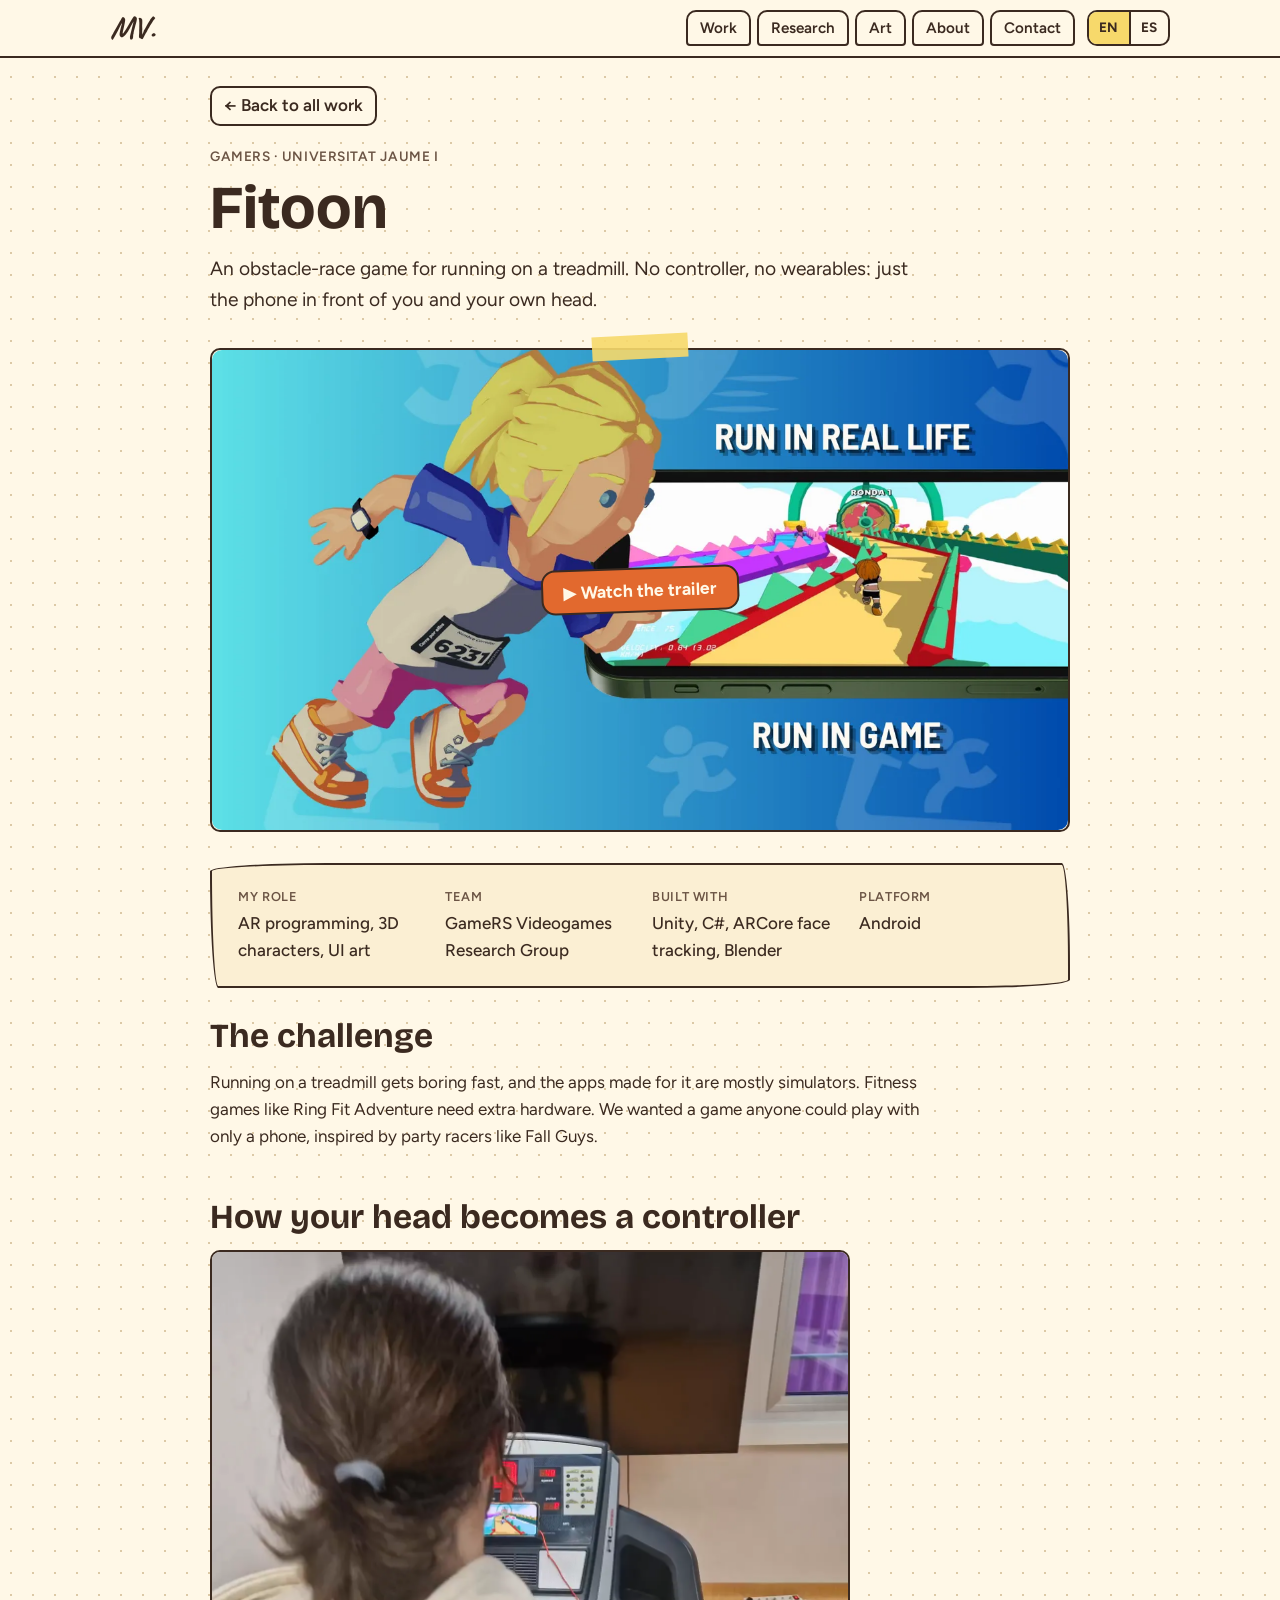
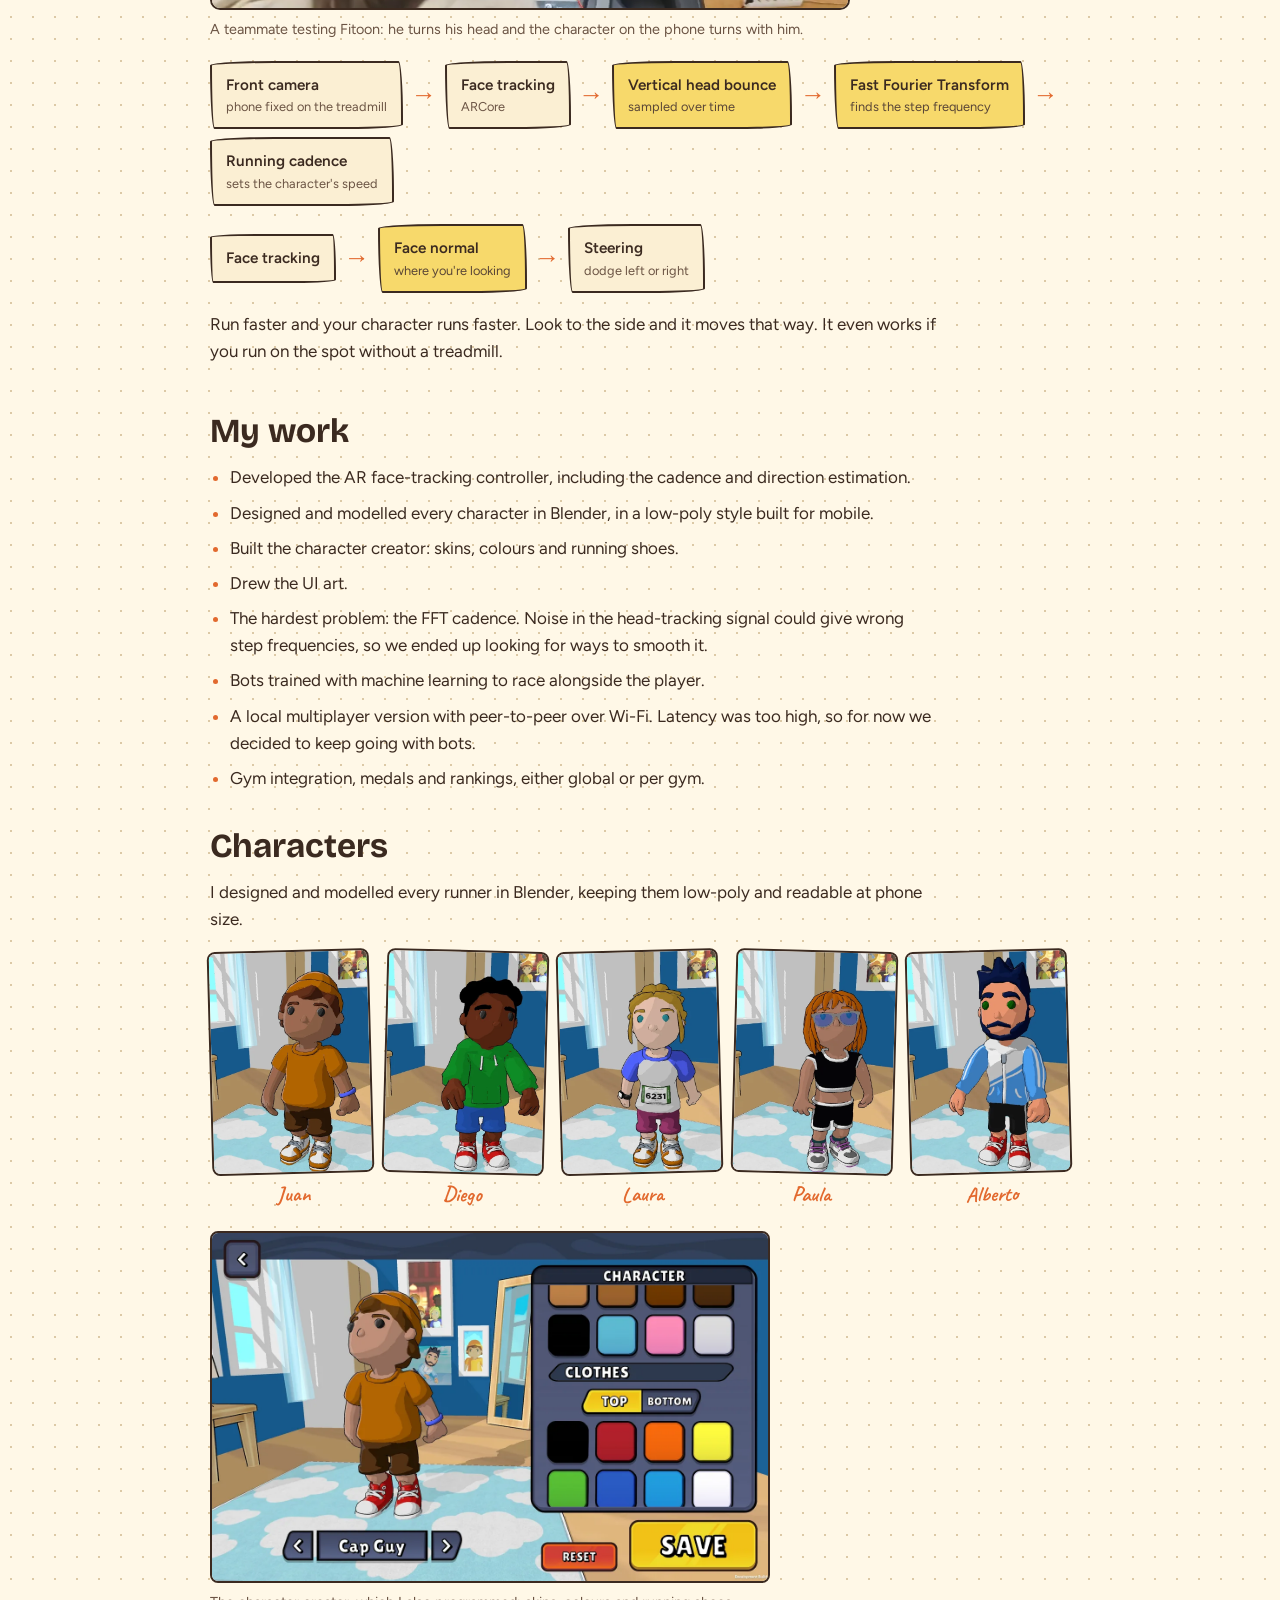
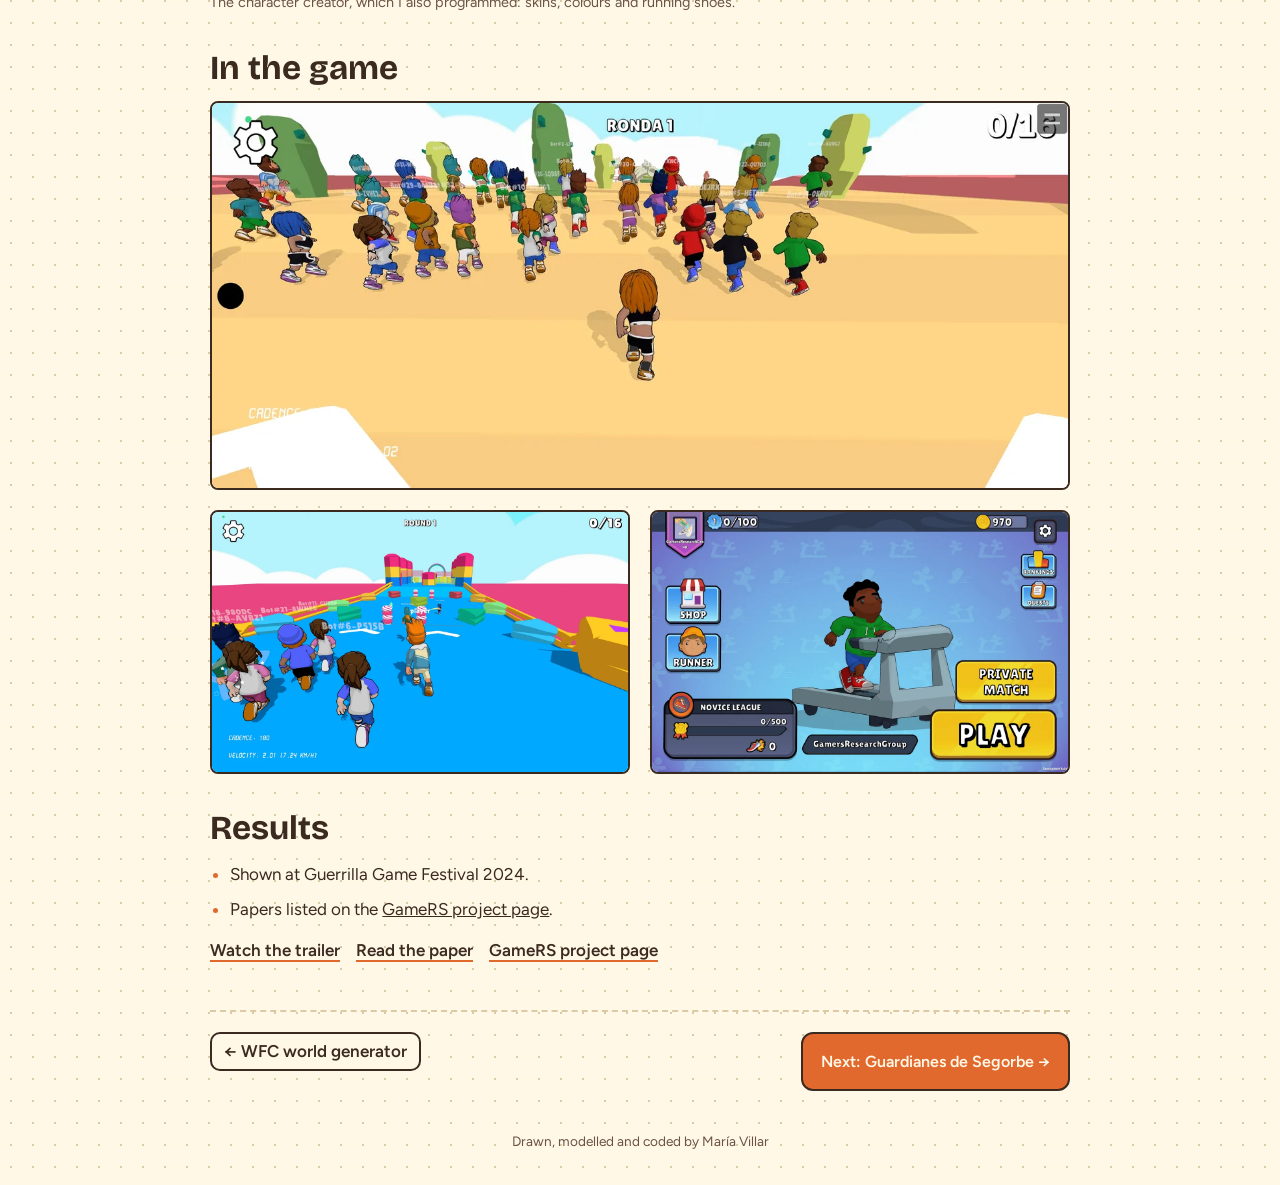
<file: projects/fitoon/index.html>
<!doctype html>
<html lang="en">
<head>
<meta charset="utf-8">
<meta name="viewport" content="width=device-width, initial-scale=1, viewport-fit=cover">
<title>Fitoon · María Villar</title>
<meta name="description" content="An obstacle-race game for treadmill runners, controlled with your head through the phone's front camera.">
<link rel="canonical" href="https://mariavllr.github.io/projects/fitoon/">
<meta property="og:type" content="website">
<meta property="og:locale" content="en_GB">
<meta property="og:title" content="Fitoon · María Villar">
<meta property="og:description" content="An obstacle-race game for treadmill runners, controlled with your head through the phone's front camera.">
<meta property="og:url" content="https://mariavllr.github.io/projects/fitoon/">
<meta property="og:image" content="https://mariavllr.github.io/assets/img/og.jpg">
<meta name="twitter:card" content="summary_large_image">
<link rel="alternate" hreflang="en" href="https://mariavllr.github.io/projects/fitoon/">
<link rel="alternate" hreflang="es" href="https://mariavllr.github.io/es/projects/fitoon/">
<link rel="alternate" hreflang="x-default" href="https://mariavllr.github.io/projects/fitoon/">
<meta name="theme-color" content="#FFF8E7">
<link rel="icon" href="../../assets/img/favicon.svg" type="image/svg+xml">
<link rel="preconnect" href="https://fonts.googleapis.com">
<link rel="preconnect" href="https://fonts.gstatic.com" crossorigin>
<link rel="stylesheet" href="https://fonts.googleapis.com/css2?family=Bricolage+Grotesque:opsz,wght@12..96,500;12..96,700&family=Figtree:wght@400;500;600&family=Caveat:wght@500;700&display=swap">
<link rel="stylesheet" href="../../assets/css/style.css">
</head>
<body>
<a class="skip" href="#main">Skip to content</a>
<header>
  <div class="wrap">
    <a class="logo" href="../../index.html" aria-label="María Villar, home">MV.</a>
    <nav aria-label="Sections"><a href="../../index.html#work">Work</a><a href="../../index.html#research">Research</a><a href="../../index.html#art">Art</a><a href="../../index.html#about">About</a><a href="../../index.html#contact">Contact</a></nav>
    <div class="lang" role="group" aria-label="Language"><a href="#" hreflang="en" lang="en" aria-current="page">EN</a><a href="../../es/projects/fitoon/index.html" hreflang="es" lang="es">ES</a></div>
  </div>
</header>

<main id="main" class="wrap case">
  <a class="back" href="../../index.html#work">← Back to all work</a>
  <p class="meta">GameRS · Universitat Jaume I</p>
  <h1>Fitoon</h1>
  <p class="lede">An obstacle-race game for running on a treadmill. No controller, no wearables: just the phone in front of you and your own head.</p>
  <div class="cover yt stick" data-yt="xfHYq_1b6PE" data-title="Fitoon trailer">
    <span class="tape" aria-hidden="true"></span>
    <button class="yt-btn" type="button" aria-label="Play the Fitoon trailer on YouTube"><img src="../../assets/img/fitoon-thumb.webp" alt=""><span class="yt-play"><span aria-hidden="true">▶</span> Watch the trailer</span></button>
  </div>
  <dl class="facts">
    <div><dt>My role</dt><dd>AR programming, 3D characters, UI art</dd></div>
    <div><dt>Team</dt><dd>GameRS Videogames Research Group</dd></div>
    <div><dt>Built with</dt><dd>Unity, C#, ARCore face tracking, Blender</dd></div>
    <div><dt>Platform</dt><dd>Android</dd></div>
  </dl>

  <section>
    <h2>The challenge</h2>
    <p>Running on a treadmill gets boring fast, and the apps made for it are mostly simulators. Fitness games like Ring Fit Adventure need extra hardware. We wanted a game anyone could play with only a phone, inspired by party racers like Fall Guys.</p>
  </section>

  <section>
    <h2>How your head becomes a controller</h2>
    <div class="split">
      <figure class="clip"><video class="loop" autoplay muted loop playsinline preload="metadata" poster="../../assets/img/fitoon-head.webp" aria-label="A teammate runs on a treadmill and turns his head; on the phone in front of him, his character turns the same way"><source src="../../assets/video/fitoon-head.mp4" type="video/mp4"></video><figcaption>A teammate testing Fitoon: he turns his head and the character on the phone turns with him.</figcaption></figure>
      <div>
    <div class="flow">
      <div class="node">Front camera<small>phone fixed on the treadmill</small></div><span class="arr">→</span>
      <div class="node">Face tracking<small>ARCore</small></div><span class="arr">→</span>
      <div class="node hl">Vertical head bounce<small>sampled over time</small></div><span class="arr">→</span>
      <div class="node hl">Fast Fourier Transform<small>finds the step frequency</small></div><span class="arr">→</span>
      <div class="node">Running cadence<small>sets the character's speed</small></div>
    </div>
    <div class="flow">
      <div class="node">Face tracking</div><span class="arr">→</span>
      <div class="node hl">Face normal<small>where you're looking</small></div><span class="arr">→</span>
      <div class="node">Steering<small>dodge left or right</small></div>
    </div>
    <p>Run faster and your character runs faster. Look to the side and it moves that way. It even works if you run on the spot without a treadmill.</p>
      </div>
    </div>
  </section>

  <section>
    <h2>My work</h2>
    <ul class="did">
      <li>Developed the AR face-tracking controller, including the cadence and direction estimation.</li>
      <li>Designed and modelled every character in Blender, in a low-poly style built for mobile.</li>
      <li>Built the character creator: skins, colours and running shoes.</li>
      <li>Drew the UI art.</li>
      <li>The hardest problem: the FFT cadence. Noise in the head-tracking signal could give wrong step frequencies, so we ended up looking for ways to smooth it.</li>
      <li>Bots trained with machine learning to race alongside the player.</li>
      <li>A local multiplayer version with peer-to-peer over Wi-Fi. Latency was too high, so for now we decided to keep going with bots.</li>
      <li>Gym integration, medals and rankings, either global or per gym.</li>
    </ul>
  </section>

  <section>
    <h2>Characters</h2>
    <p>I designed and modelled every runner in Blender, keeping them low-poly and readable at phone size.</p>
    <div class="lineup"><figure><img src="../../assets/img/fitoon-juan.webp" alt="Juan, a low-poly Fitoon character, in the character select room" loading="lazy"><figcaption>Juan</figcaption></figure><figure><img src="../../assets/img/fitoon-diego.webp" alt="Diego, a low-poly Fitoon character, in the character select room" loading="lazy"><figcaption>Diego</figcaption></figure><figure><img src="../../assets/img/fitoon-laura.webp" alt="Laura, a low-poly Fitoon character, in the character select room" loading="lazy"><figcaption>Laura</figcaption></figure><figure><img src="../../assets/img/fitoon-paula.webp" alt="Paula, a low-poly Fitoon character, in the character select room" loading="lazy"><figcaption>Paula</figcaption></figure><figure><img src="../../assets/img/fitoon-alberto.webp" alt="Alberto, a low-poly Fitoon character, in the character select room" loading="lazy"><figcaption>Alberto</figcaption></figure></div>
    <figure class="shotfig"><img src="../../assets/img/fitoon-creator.webp" alt="Fitoon character creator: a runner in an orange t-shirt with colour swatches for clothes and a Save button" loading="lazy"><figcaption>The character creator, which I also programmed: skins, colours and running shoes.</figcaption></figure>
  </section>

  <section>
    <h2>In the game</h2>
    <div class="shots">
      <figure class="shotfig wide"><img src="../../assets/img/fitoon-race-1.webp" alt="Third-person view of a crowd of runners at the start line on a sandy track" loading="lazy"></figure>
      <figure class="shotfig"><img src="../../assets/img/fitoon-race-2.webp" alt="Runners crossing a colourful obstacle course over blue water" loading="lazy"></figure>
      <figure class="shotfig"><img src="../../assets/img/fitoon-menu.webp" alt="Fitoon main menu: a character running on a treadmill, with Shop, Runner and Play buttons" loading="lazy"></figure>
    </div>
  </section>

  <section>
    <h2>Results</h2>
    <ul class="did">
      <li>Shown at Guerrilla Game Festival 2024.</li>
      <li>Papers listed on the <a href="https://sites.google.com/uji.es/gamers/fitoon">GameRS project page</a>.</li>
    </ul>
    <div class="links" style="margin-top:14px"><a href="https://youtu.be/xfHYq_1b6PE">Watch the trailer</a><a href="https://www.mdpi.com/1424-8220/26/1/20">Read the paper</a><a href="https://sites.google.com/uji.es/gamers/fitoon">GameRS project page</a></div>
  </section>

  <div class="next"><a class="back" href="../wfc/index.html">← WFC world generator</a><a class="btn" href="../segorbe/index.html">Next: Guardianes de Segorbe →</a></div>
</main>

<footer>Drawn, modelled and coded by María Villar</footer>
<script src="../../assets/js/main.js" defer></script>
</body>
</html>
</file>
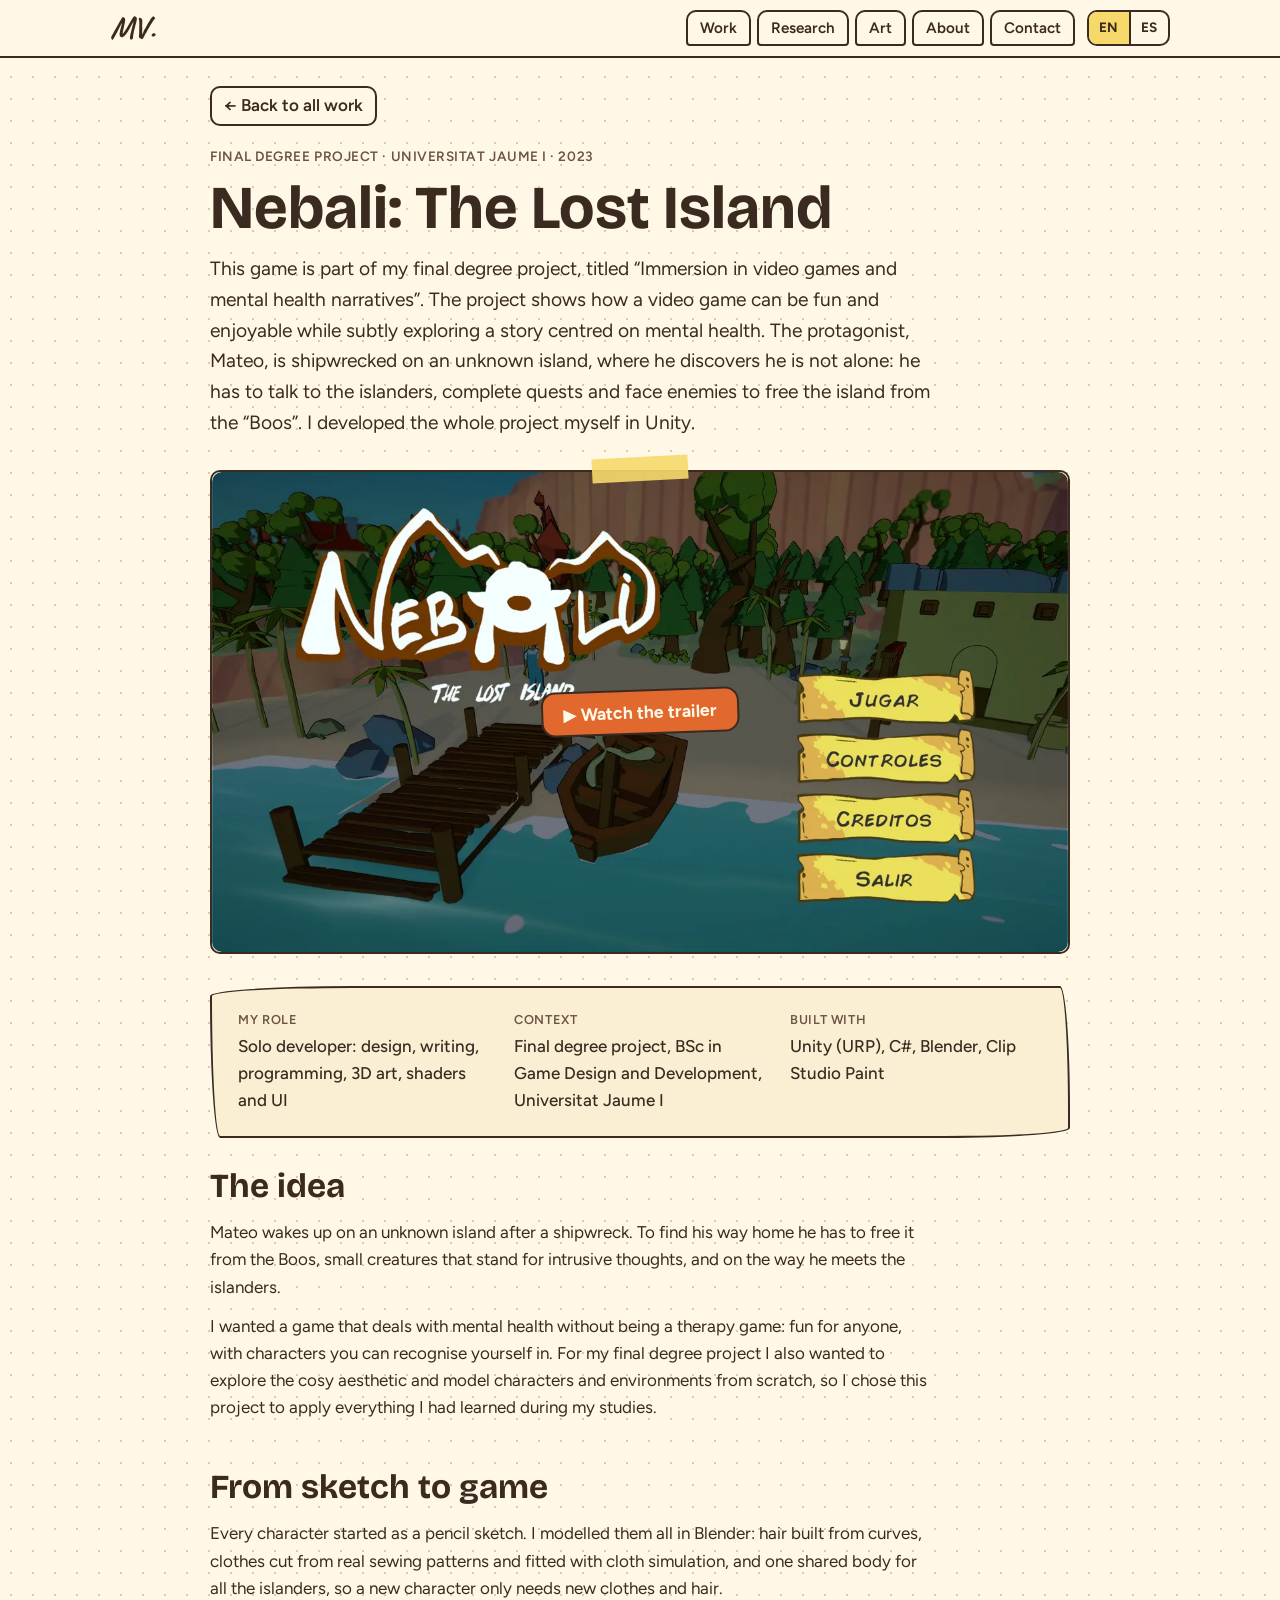
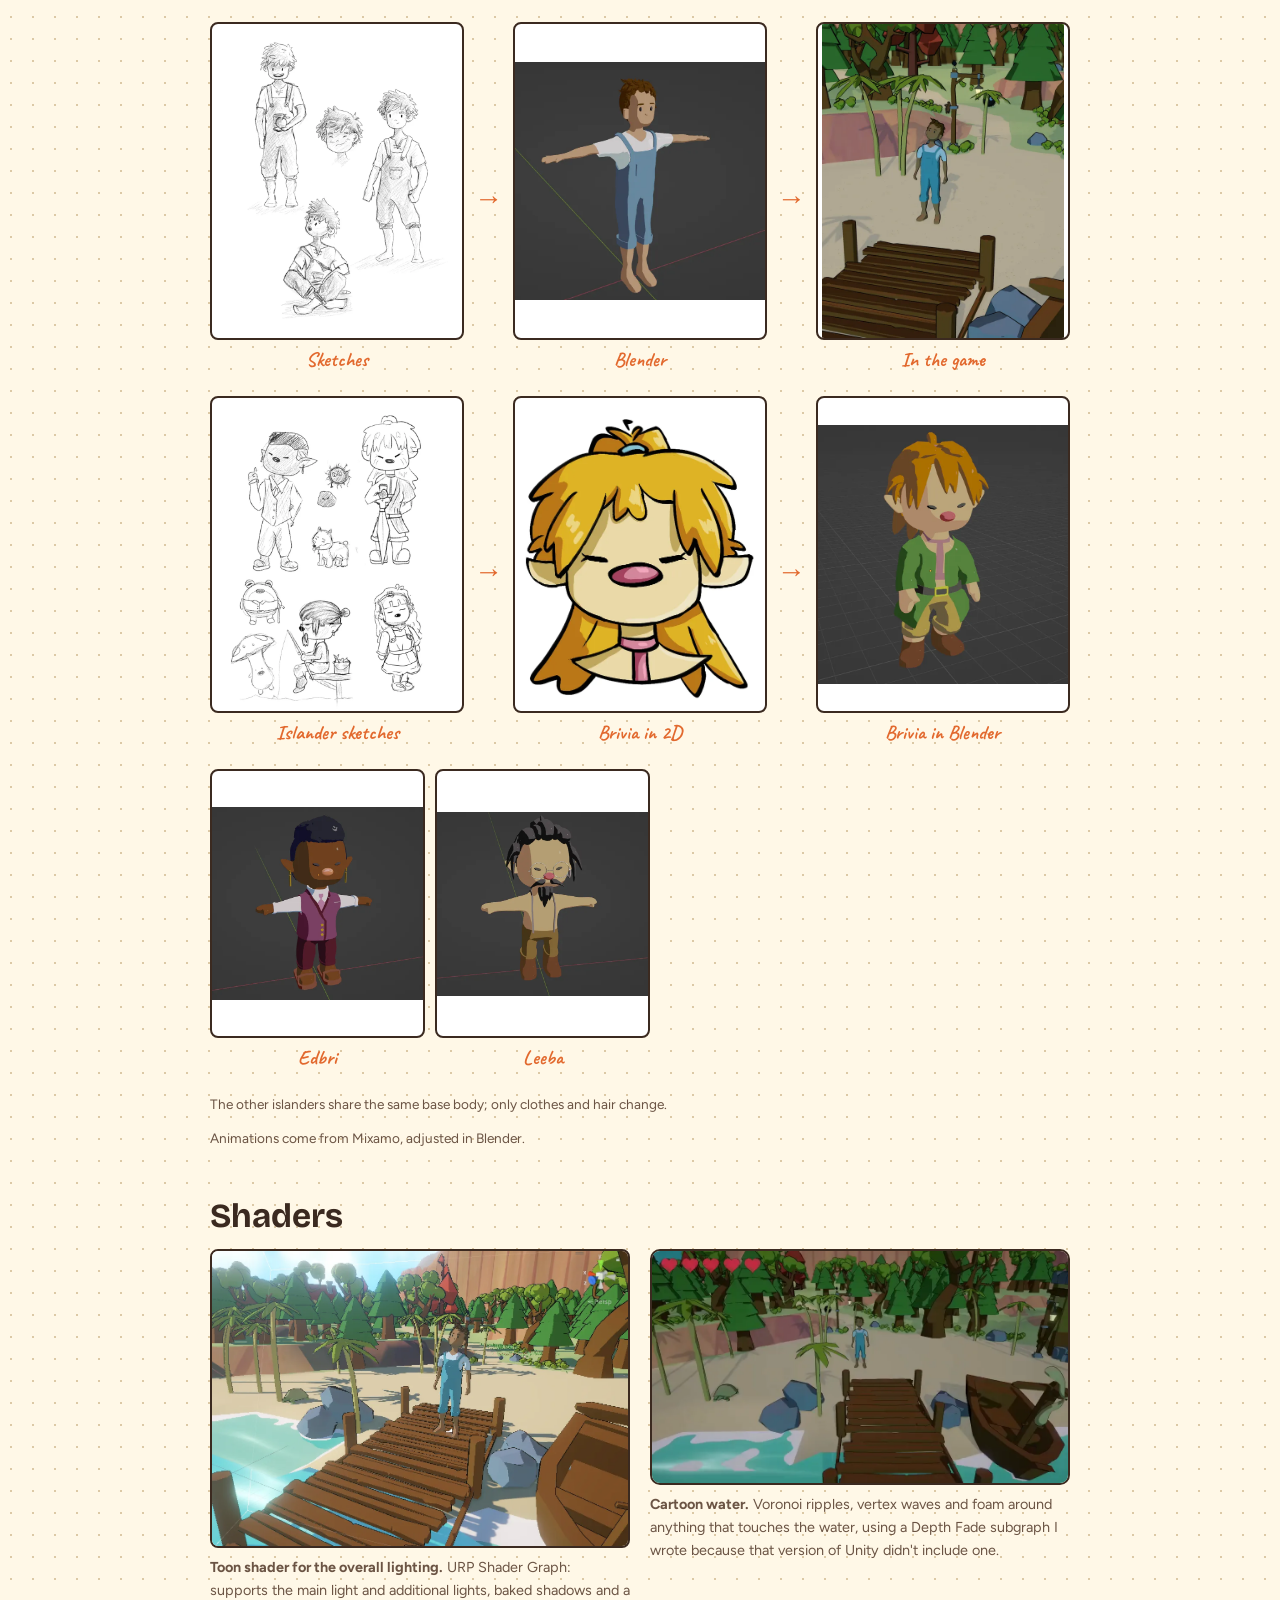
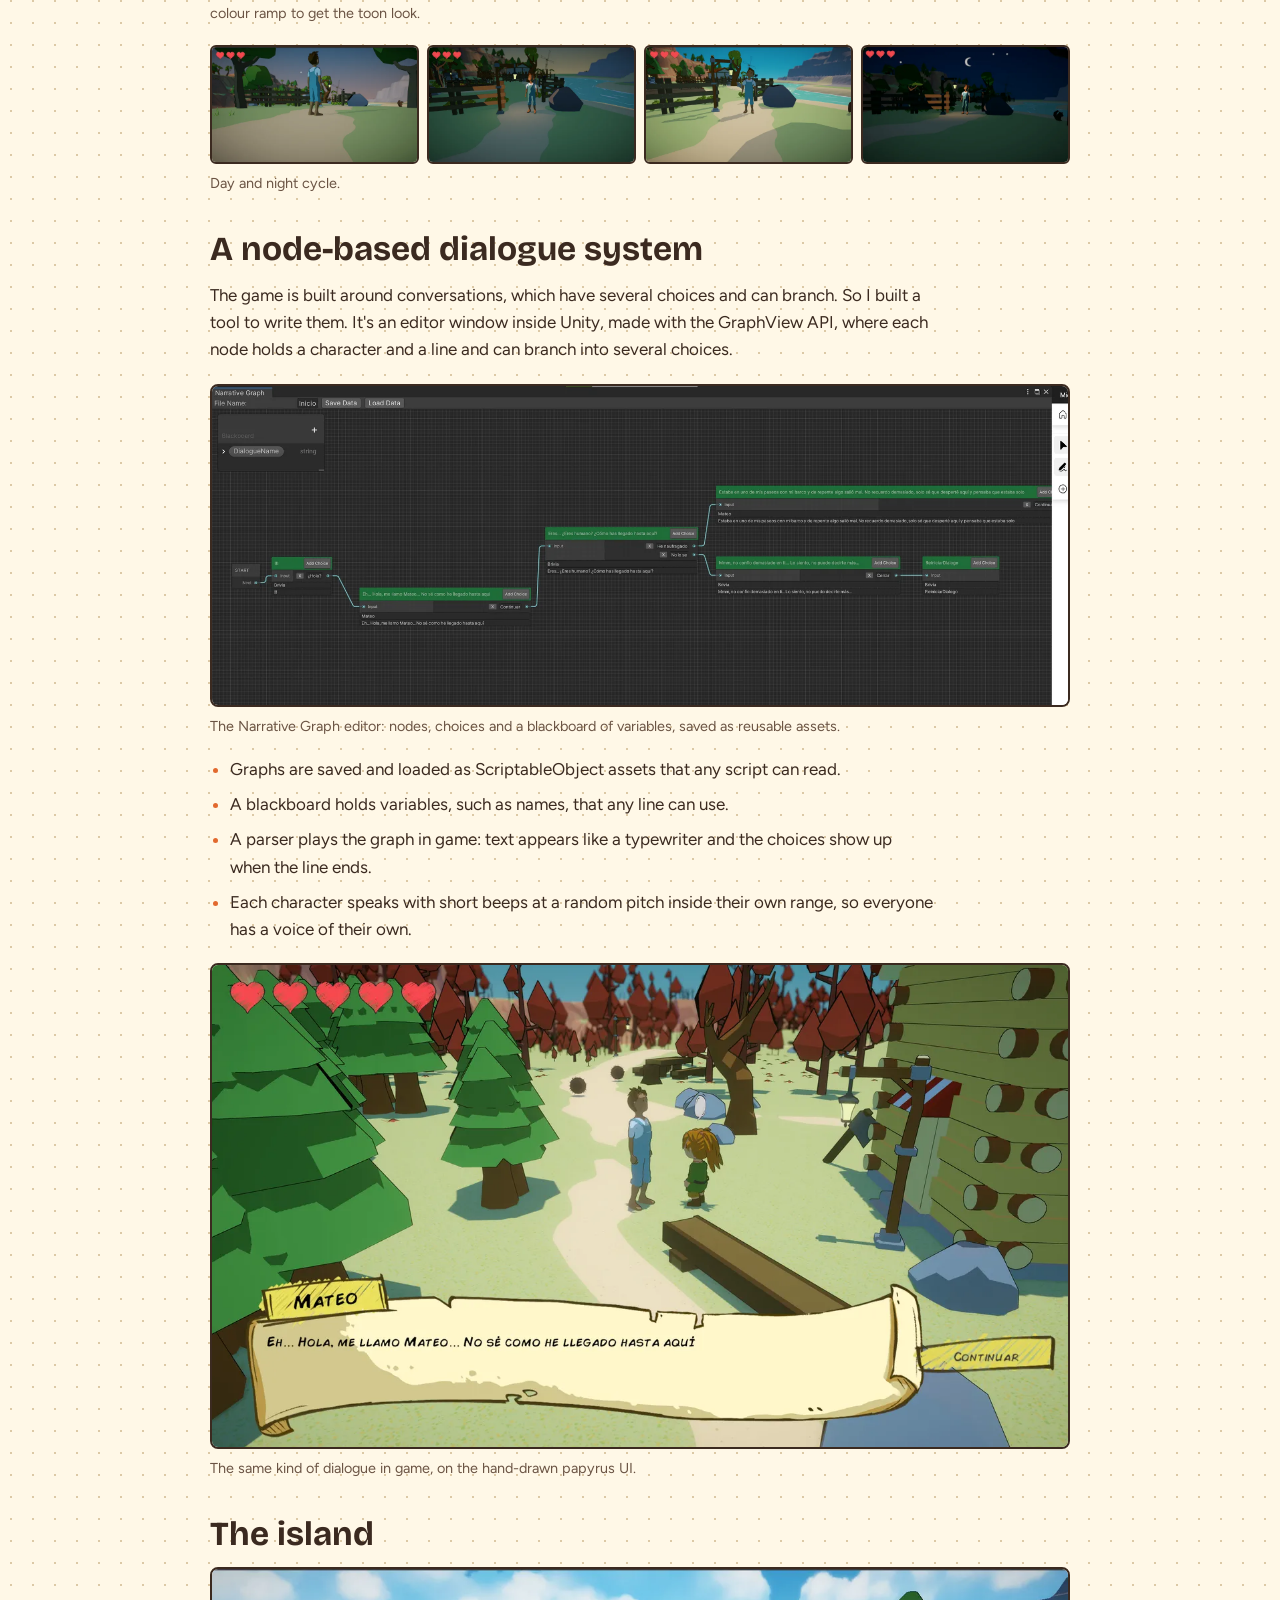
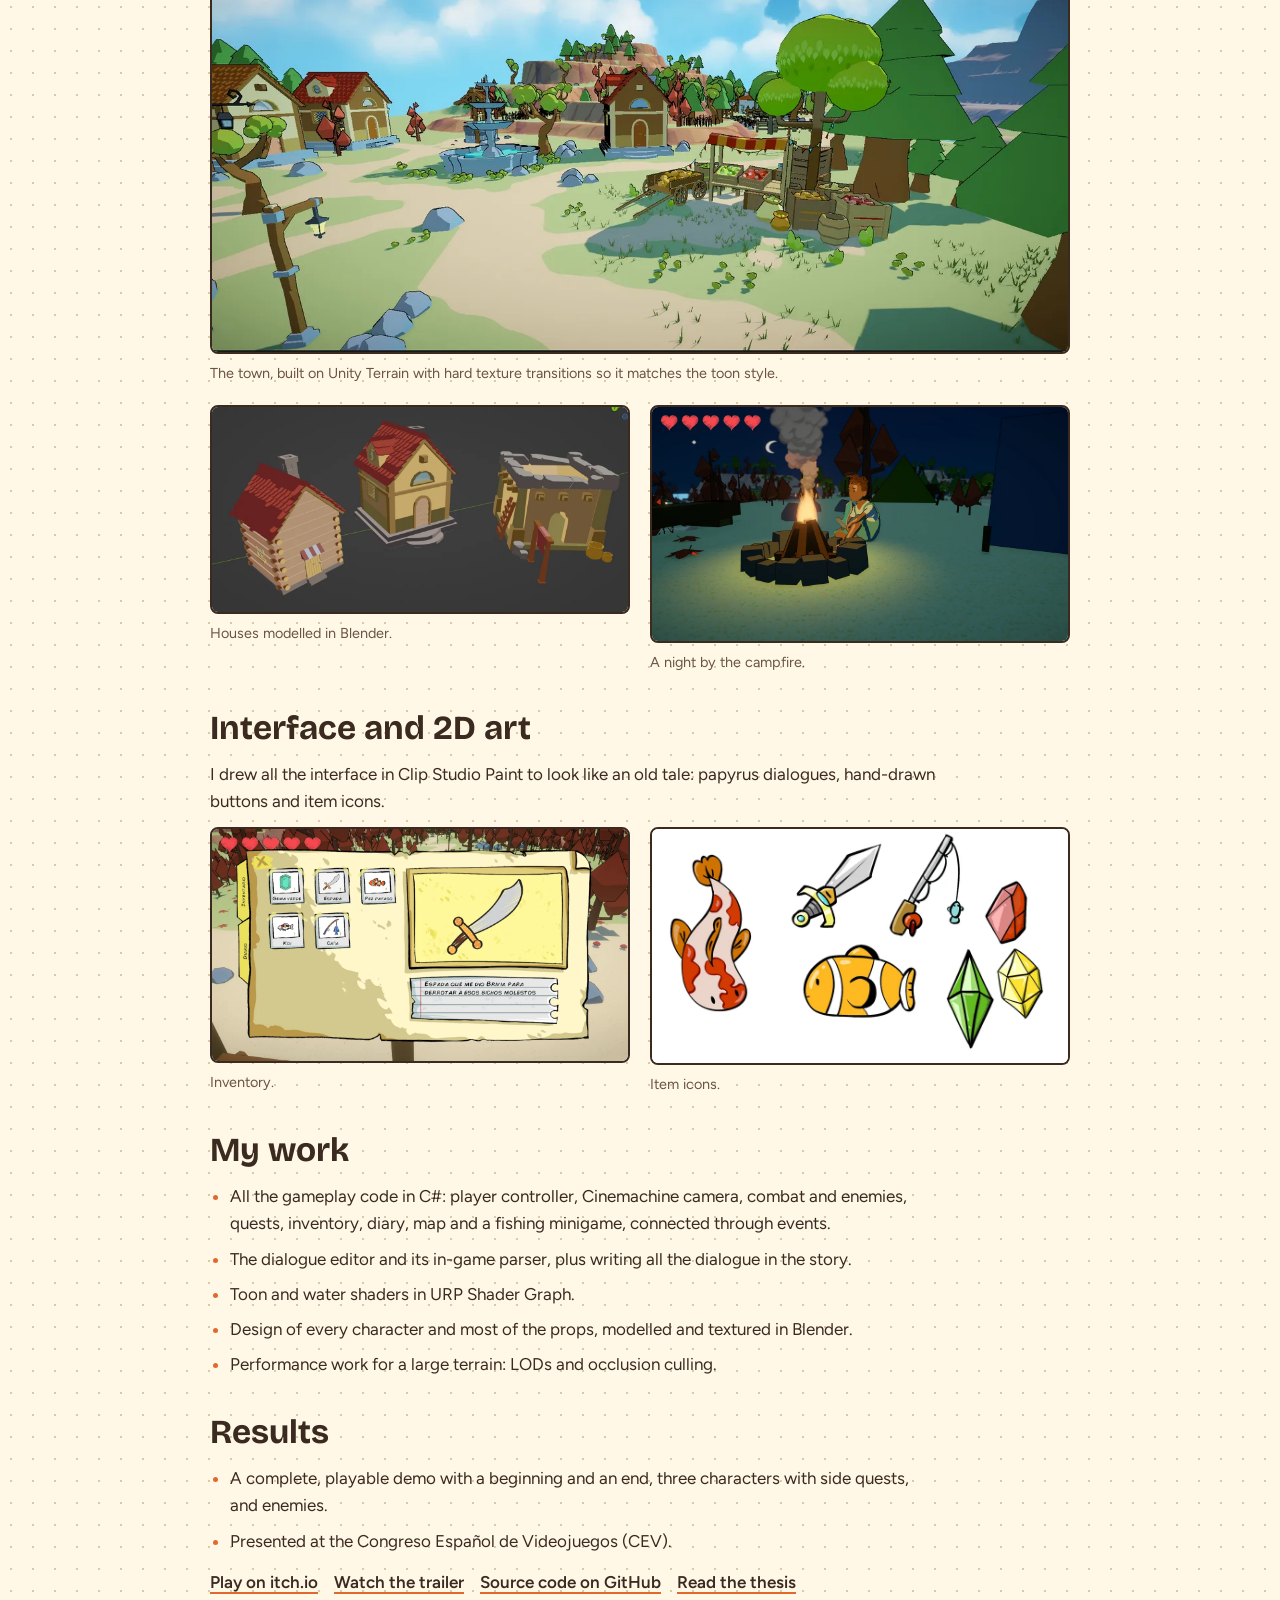
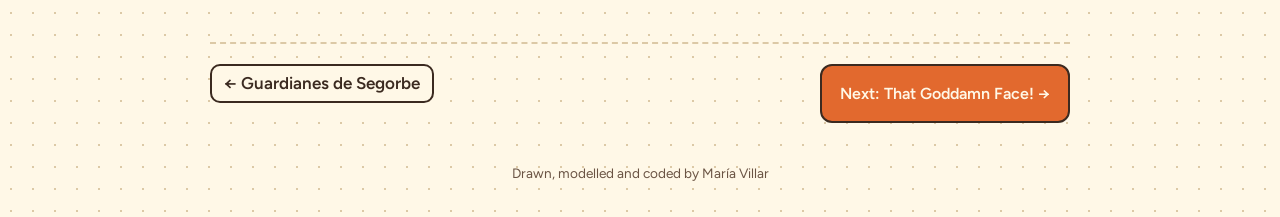
<file: projects/nebali/index.html>
<!doctype html>
<html lang="en">
<head>
<meta charset="utf-8">
<meta name="viewport" content="width=device-width, initial-scale=1, viewport-fit=cover">
<title>Nebali: The Lost Island · María Villar</title>
<meta name="description" content="A cosy third-person adventure made solo for my final degree project: story, code, 3D characters, toon and water shaders, UI and a node-based dialogue editor in Unity.">
<link rel="canonical" href="https://mariavllr.github.io/projects/nebali/">
<meta property="og:type" content="website">
<meta property="og:locale" content="en_GB">
<meta property="og:title" content="Nebali: The Lost Island · María Villar">
<meta property="og:description" content="A cosy third-person adventure made solo for my final degree project: story, code, 3D characters, toon and water shaders, UI and a node-based dialogue editor in Unity.">
<meta property="og:url" content="https://mariavllr.github.io/projects/nebali/">
<meta property="og:image" content="https://mariavllr.github.io/assets/img/og.jpg">
<meta name="twitter:card" content="summary_large_image">
<link rel="alternate" hreflang="en" href="https://mariavllr.github.io/projects/nebali/">
<link rel="alternate" hreflang="es" href="https://mariavllr.github.io/es/projects/nebali/">
<link rel="alternate" hreflang="x-default" href="https://mariavllr.github.io/projects/nebali/">
<meta name="theme-color" content="#FFF8E7">
<link rel="icon" href="../../assets/img/favicon.svg" type="image/svg+xml">
<link rel="preconnect" href="https://fonts.googleapis.com">
<link rel="preconnect" href="https://fonts.gstatic.com" crossorigin>
<link rel="stylesheet" href="https://fonts.googleapis.com/css2?family=Bricolage+Grotesque:opsz,wght@12..96,500;12..96,700&family=Figtree:wght@400;500;600&family=Caveat:wght@500;700&display=swap">
<link rel="stylesheet" href="../../assets/css/style.css">
</head>
<body>
<a class="skip" href="#main">Skip to content</a>
<header>
  <div class="wrap">
    <a class="logo" href="../../index.html" aria-label="María Villar, home">MV.</a>
    <nav aria-label="Sections"><a href="../../index.html#work">Work</a><a href="../../index.html#research">Research</a><a href="../../index.html#art">Art</a><a href="../../index.html#about">About</a><a href="../../index.html#contact">Contact</a></nav>
    <div class="lang" role="group" aria-label="Language"><a href="#" hreflang="en" lang="en" aria-current="page">EN</a><a href="../../es/projects/nebali/index.html" hreflang="es" lang="es">ES</a></div>
  </div>
</header>

<main id="main" class="wrap case">
  <a class="back" href="../../index.html#work">← Back to all work</a>
  <p class="meta">Final degree project · Universitat Jaume I · 2023</p>
  <h1>Nebali: The Lost Island</h1>
  <p class="lede">This game is part of my final degree project, titled “Immersion in video games and mental health narratives”. The project shows how a video game can be fun and enjoyable while subtly exploring a story centred on mental health. The protagonist, Mateo, is shipwrecked on an unknown island, where he discovers he is not alone: he has to talk to the islanders, complete quests and face enemies to free the island from the “Boos”. I developed the whole project myself in Unity.</p>
  <div class="cover yt stick" data-yt="X46pWPQkmEc" data-title="Nebali trailer">
    <span class="tape" aria-hidden="true"></span>
    <button class="yt-btn" type="button" aria-label="Play the Nebali trailer on YouTube"><img src="../../assets/img/nebali-title.webp" alt=""><span class="yt-play"><span aria-hidden="true">▶</span> Watch the trailer</span></button>
  </div>
  <dl class="facts">
    <div><dt>My role</dt><dd>Solo developer: design, writing, programming, 3D art, shaders and UI</dd></div>
    <div><dt>Context</dt><dd>Final degree project, BSc in Game Design and Development, Universitat Jaume I</dd></div>
    <div><dt>Built with</dt><dd>Unity (URP), C#, Blender, Clip Studio Paint</dd></div>
  </dl>

  <section>
    <h2>The idea</h2>
    <p>Mateo wakes up on an unknown island after a shipwreck. To find his way home he has to free it from the Boos, small creatures that stand for intrusive thoughts, and on the way he meets the islanders.</p>
    <p>I wanted a game that deals with mental health without being a therapy game: fun for anyone, with characters you can recognise yourself in. For my final degree project I also wanted to explore the cosy aesthetic and model characters and environments from scratch, so I chose this project to apply everything I had learned during my studies.</p>
  </section>

  <section>
    <h2>From sketch to game</h2>
    <p>Every character started as a pencil sketch. I modelled them all in Blender: hair built from curves, clothes cut from real sewing patterns and fitted with cloth simulation, and one shared body for all the islanders, so a new character only needs new clothes and hair.</p>
    <div class="chain chain-3"><figure><img src="../../assets/img/nebali-sketch-mateo.webp" alt="Pencil sketches of Mateo in overalls, in different poses" loading="lazy"><figcaption>Sketches</figcaption></figure><span class="arr" aria-hidden="true">→</span><figure><img src="../../assets/img/nebali-mateo-3d.webp" alt="Mateo modelled in Blender, in T-pose" loading="lazy"><figcaption>Blender</figcaption></figure><span class="arr" aria-hidden="true">→</span><figure><img src="../../assets/img/nebali-mateo-game.webp" alt="Mateo standing on the beach in the game" loading="lazy"><figcaption>In the game</figcaption></figure></div>
    <div class="chain chain-3"><figure><img src="../../assets/img/nebali-sketch-npcs.webp" alt="Pencil sketches of the islanders and small creatures" loading="lazy"><figcaption>Islander sketches</figcaption></figure><span class="arr" aria-hidden="true">→</span><figure><img src="../../assets/img/nebali-brivia-2d.webp" alt="Colour drawing of Brivia, an islander with long red hair" loading="lazy"><figcaption>Brivia in 2D</figcaption></figure><span class="arr" aria-hidden="true">→</span><figure><img src="../../assets/img/nebali-brivia-3d.webp" alt="Brivia modelled in Blender, in a green outfit" loading="lazy"><figcaption>Brivia in Blender</figcaption></figure></div>
    <div class="chain models"><figure><img src="../../assets/img/nebali-islander-3d.webp" alt="Edbri, the mayor, in a purple waistcoat, modelled in Blender in T-pose" loading="lazy"><figcaption>Edbri</figcaption></figure><figure><img src="../../assets/img/nebali-islander2-3d.webp" alt="Leeba, the old fisherman with a beard and glasses, modelled in Blender in T-pose" loading="lazy"><figcaption>Leeba</figcaption></figure></div>
    <p class="caption">The other islanders share the same base body; only clothes and hair change.</p>
    <p class="caption">Animations come from Mixamo, adjusted in Blender.</p>
  </section>

  <section>
    <h2>Shaders</h2>
    <div class="shots">
      <figure class="shotfig"><img src="../../assets/img/nebali-toon.webp" alt="The pier and beach rendered with the toon shader: flat colour bands and dark outlines" loading="lazy"><figcaption><b>Toon shader for the overall lighting.</b> URP Shader Graph: supports the main light and additional lights, baked shadows and a colour ramp to get the toon look.</figcaption></figure>
      <figure class="shotfig clip"><video class="loop" autoplay muted loop playsinline preload="metadata" poster="../../assets/img/nebali-water-poster.webp" aria-label="Cartoon water with moving ripples and white foam around the pier and the boat"><source src="../../assets/video/nebali-water.mp4" type="video/mp4"></video><figcaption><b>Cartoon water.</b> Voronoi ripples, vertex waves and foam around anything that touches the water, using a Depth Fade subgraph I wrote because that version of Unity didn't include one.</figcaption></figure>
    </div>
    <figure class="shotfig"><div class="timestrip"><img src="../../assets/img/nebali-time-1.webp" alt="The island at a different time of day" loading="lazy"><img src="../../assets/img/nebali-time-2.webp" alt="The island at a different time of day" loading="lazy"><img src="../../assets/img/nebali-time-3.webp" alt="The island at a different time of day" loading="lazy"><img src="../../assets/img/nebali-time-4.webp" alt="The island at a different time of day" loading="lazy"></div><figcaption>Day and night cycle.</figcaption></figure>
  </section>

  <section>
    <h2>A node-based dialogue system</h2>
    <p>The game is built around conversations, which have several choices and can branch. So I built a tool to write them. It's an editor window inside Unity, made with the GraphView API, where each node holds a character and a line and can branch into several choices.</p>
    <figure class="shotfig"><img src="../../assets/img/nebali-graph.webp" alt="The Narrative Graph editor window in Unity, with connected dialogue nodes and their choices" loading="lazy"><figcaption>The Narrative Graph editor: nodes, choices and a blackboard of variables, saved as reusable assets.</figcaption></figure>
    <ul class="did" style="margin-top:18px">
      <li>Graphs are saved and loaded as ScriptableObject assets that any script can read.</li>
      <li>A blackboard holds variables, such as names, that any line can use.</li>
      <li>A parser plays the graph in game: text appears like a typewriter and the choices show up when the line ends.</li>
      <li>Each character speaks with short beeps at a random pitch inside their own range, so everyone has a voice of their own.</li>
    </ul>
    <figure class="shotfig"><img src="../../assets/img/nebali-dialogue.webp" alt="In-game dialogue: Mateo talks to an islander, with the text on a papyrus scroll" loading="lazy"><figcaption>The same kind of dialogue in game, on the hand-drawn papyrus UI.</figcaption></figure>
  </section>

  <section>
    <h2>The island</h2>
    <div class="shots">
      <figure class="shotfig wide"><img src="../../assets/img/nebali-town.webp" alt="The town on the island, with wooden houses, a fountain and a market stall" loading="lazy"><figcaption>The town, built on Unity Terrain with hard texture transitions so it matches the toon style.</figcaption></figure>
      <figure class="shotfig"><img src="../../assets/img/nebali-houses.webp" alt="Three stylised houses modelled in Blender" loading="lazy"><figcaption>Houses modelled in Blender.</figcaption></figure>
      <figure class="shotfig"><img src="../../assets/img/nebali-campfire.webp" alt="Mateo sitting by a campfire at night" loading="lazy"><figcaption>A night by the campfire.</figcaption></figure>
    </div>
  </section>

  <section>
    <h2>Interface and 2D art</h2>
    <p>I drew all the interface in Clip Studio Paint to look like an old tale: papyrus dialogues, hand-drawn buttons and item icons.</p>
    <div class="shots">
      <figure class="shotfig"><img src="../../assets/img/nebali-inventory.webp" alt="Inventory on a paper scroll, showing a sword and its description" loading="lazy"><figcaption>Inventory.</figcaption></figure>
      <figure class="shotfig"><img src="../../assets/img/nebali-icons.webp" alt="Hand-drawn item icons: fish, a sword, a fishing rod and gems" loading="lazy"><figcaption>Item icons.</figcaption></figure>
    </div>
  </section>

  <section>
    <h2>My work</h2>
    <ul class="did">
      <li>All the gameplay code in C#: player controller, Cinemachine camera, combat and enemies, quests, inventory, diary, map and a fishing minigame, connected through events.</li>
      <li>The dialogue editor and its in-game parser, plus writing all the dialogue in the story.</li>
      <li>Toon and water shaders in URP Shader Graph.</li>
      <li>Design of every character and most of the props, modelled and textured in Blender.</li>
      <li>Performance work for a large terrain: LODs and occlusion culling.</li>
    </ul>
  </section>

  <section>
    <h2>Results</h2>
    <ul class="did">
      <li>A complete, playable demo with a beginning and an end, three characters with side quests, and enemies.</li>
      <li>Presented at the Congreso Español de Videojuegos (CEV).</li>
    </ul>
    <div class="links" style="margin-top:14px"><a href="https://mariavllr.itch.io/nebali-the-lost-island">Play on itch.io</a><a href="https://www.youtube.com/watch?v=X46pWPQkmEc">Watch the trailer</a><a href="https://github.com/mariavllr/Nebali-TheLostIsland">Source code on GitHub</a><a href="https://repositori.uji.es/xmlui/handle/10234/203636">Read the thesis</a></div>
  </section>

  <div class="next"><a class="back" href="../segorbe/index.html">← Guardianes de Segorbe</a><a class="btn" href="../that-goddamn-face/index.html">Next: That Goddamn Face! →</a></div>
</main>

<footer>Drawn, modelled and coded by María Villar</footer>
<script src="../../assets/js/main.js" defer></script>
</body>
</html>
</file>
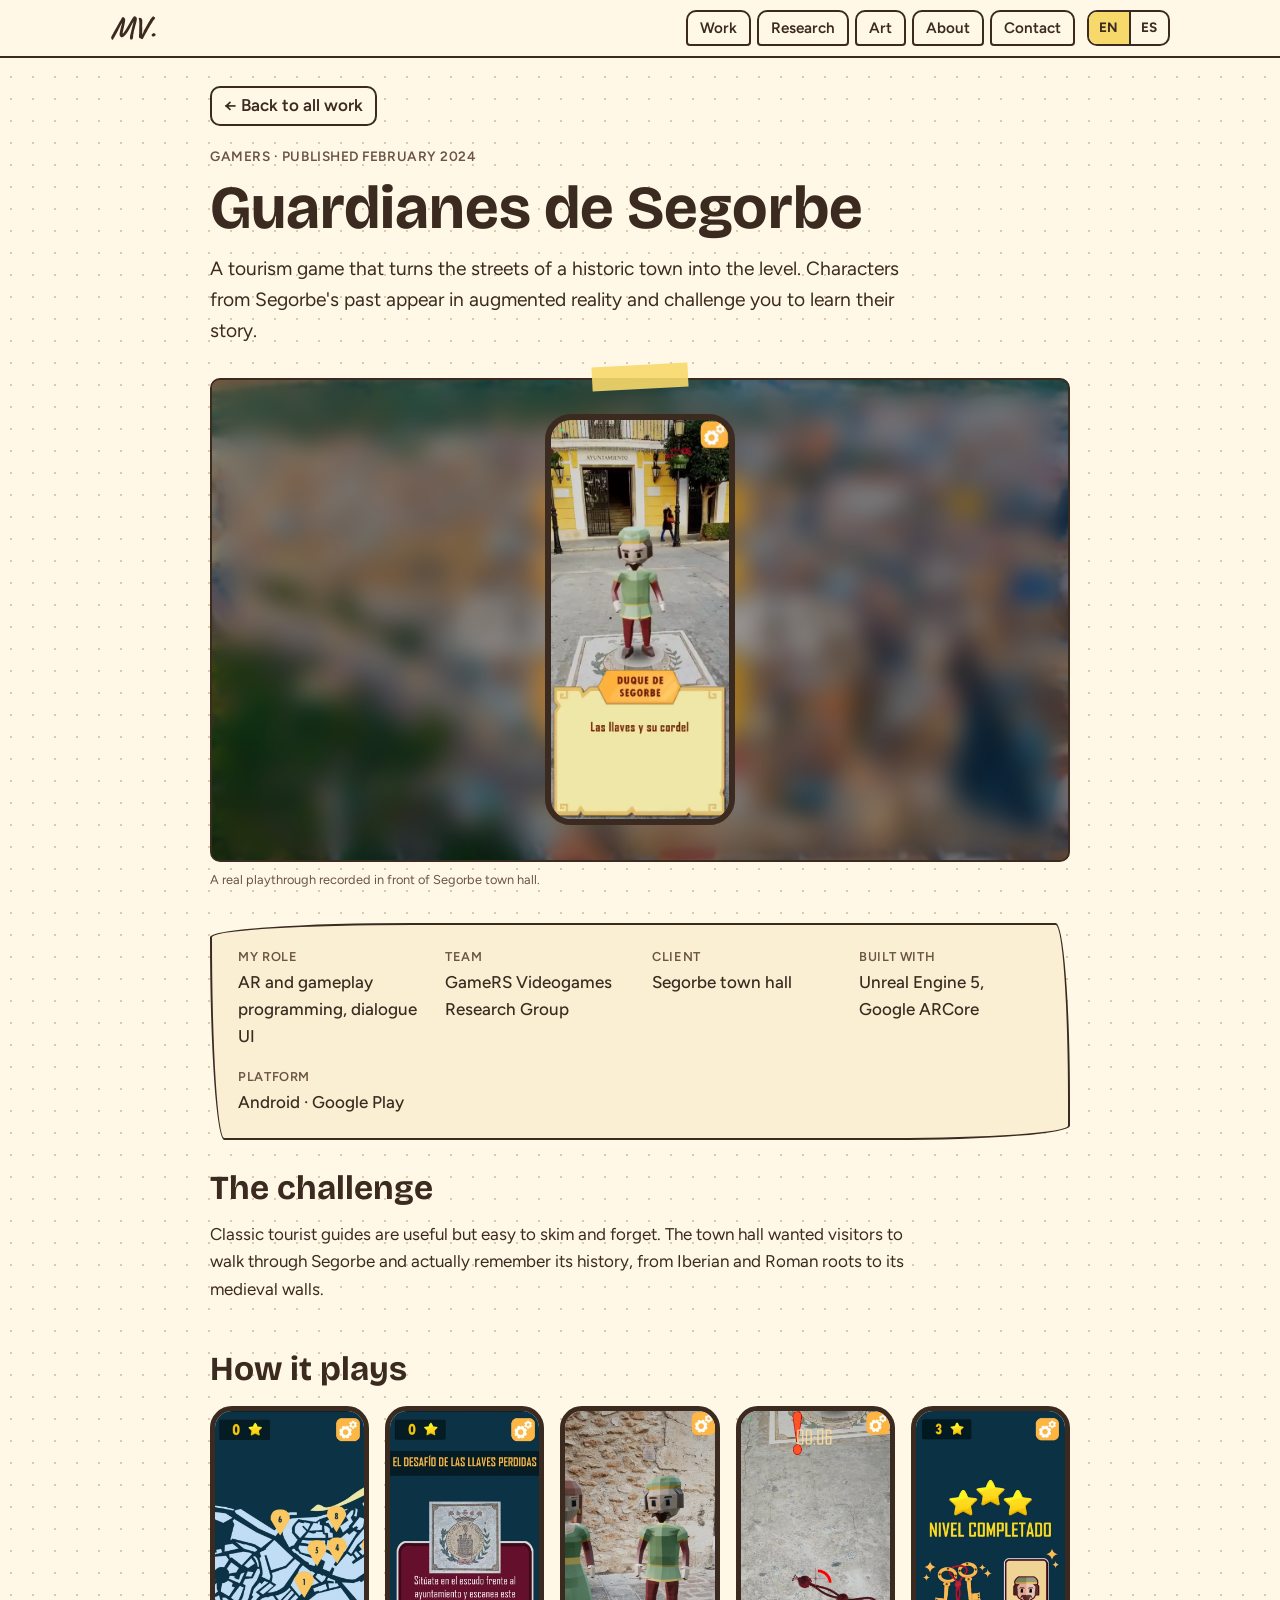
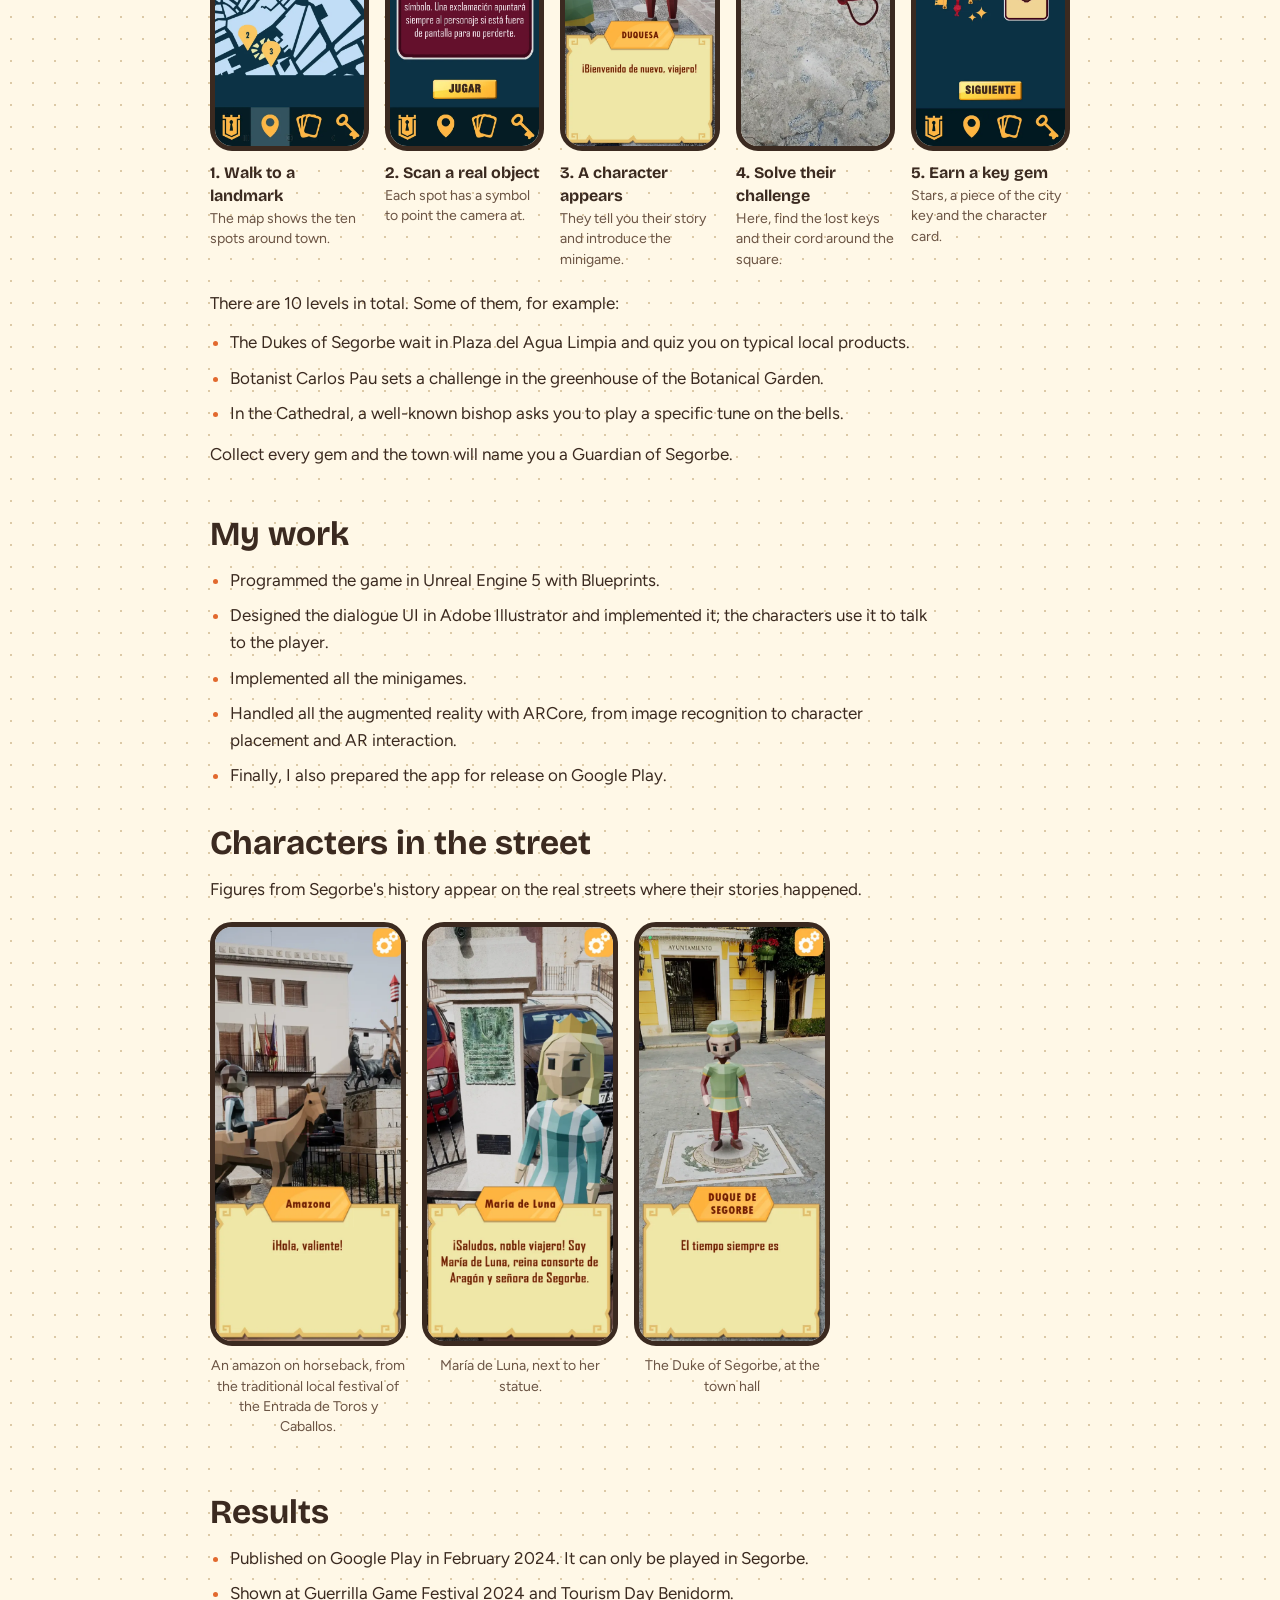
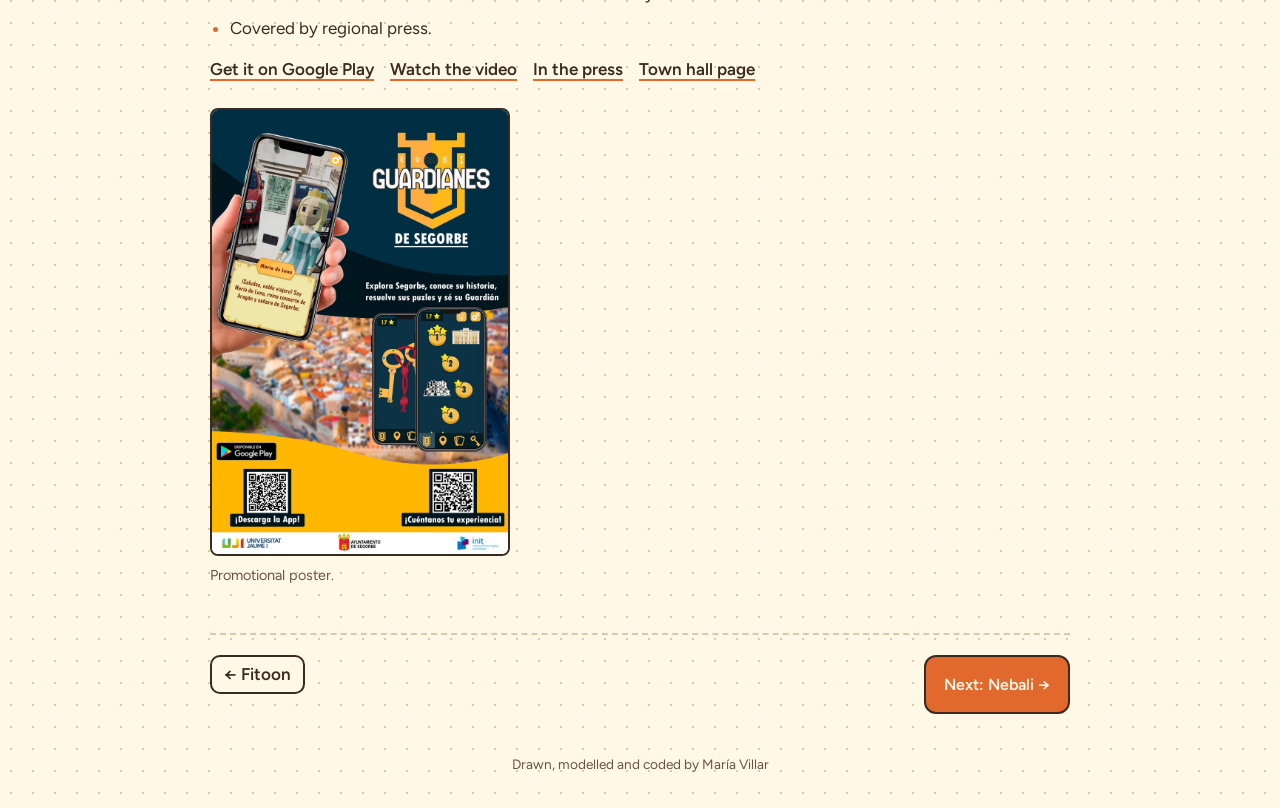
<file: projects/segorbe/index.html>
<!doctype html>
<html lang="en">
<head>
<meta charset="utf-8">
<meta name="viewport" content="width=device-width, initial-scale=1, viewport-fit=cover">
<title>Guardianes de Segorbe · María Villar</title>
<meta name="description" content="An augmented reality tourism game for the town of Segorbe, made in Unreal Engine 5 and published on Google Play.">
<link rel="canonical" href="https://mariavllr.github.io/projects/segorbe/">
<meta property="og:type" content="website">
<meta property="og:locale" content="en_GB">
<meta property="og:title" content="Guardianes de Segorbe · María Villar">
<meta property="og:description" content="An augmented reality tourism game for the town of Segorbe, made in Unreal Engine 5 and published on Google Play.">
<meta property="og:url" content="https://mariavllr.github.io/projects/segorbe/">
<meta property="og:image" content="https://mariavllr.github.io/assets/img/og.jpg">
<meta name="twitter:card" content="summary_large_image">
<link rel="alternate" hreflang="en" href="https://mariavllr.github.io/projects/segorbe/">
<link rel="alternate" hreflang="es" href="https://mariavllr.github.io/es/projects/segorbe/">
<link rel="alternate" hreflang="x-default" href="https://mariavllr.github.io/projects/segorbe/">
<meta name="theme-color" content="#FFF8E7">
<link rel="icon" href="../../assets/img/favicon.svg" type="image/svg+xml">
<link rel="preconnect" href="https://fonts.googleapis.com">
<link rel="preconnect" href="https://fonts.gstatic.com" crossorigin>
<link rel="stylesheet" href="https://fonts.googleapis.com/css2?family=Bricolage+Grotesque:opsz,wght@12..96,500;12..96,700&family=Figtree:wght@400;500;600&family=Caveat:wght@500;700&display=swap">
<link rel="stylesheet" href="../../assets/css/style.css">
</head>
<body>
<a class="skip" href="#main">Skip to content</a>
<header>
  <div class="wrap">
    <a class="logo" href="../../index.html" aria-label="María Villar, home">MV.</a>
    <nav aria-label="Sections"><a href="../../index.html#work">Work</a><a href="../../index.html#research">Research</a><a href="../../index.html#art">Art</a><a href="../../index.html#about">About</a><a href="../../index.html#contact">Contact</a></nav>
    <div class="lang" role="group" aria-label="Language"><a href="#" hreflang="en" lang="en" aria-current="page">EN</a><a href="../../es/projects/segorbe/index.html" hreflang="es" lang="es">ES</a></div>
  </div>
</header>

<main id="main" class="wrap case">
  <a class="back" href="../../index.html#work">← Back to all work</a>
  <p class="meta">GameRS · Published February 2024</p>
  <h1>Guardianes de Segorbe</h1>
  <p class="lede">A tourism game that turns the streets of a historic town into the level. Characters from Segorbe's past appear in augmented reality and challenge you to learn their story.</p>
  <div class="cover phone-cover stick">
    <span class="tape" aria-hidden="true"></span>
    <div class="phone-stage" style="background-image:url('../../assets/img/segorbe-aerial.webp')">
      <div class="phone big"><video class="loop" autoplay muted loop playsinline preload="metadata" poster="../../assets/img/segorbe-ar.webp" aria-label="Phone recording in Segorbe: the Duke of Segorbe stands in AR on the square in front of the town hall and talks through a dialogue box, then the timer for his challenge starts"><source src="../../assets/video/segorbe-ar.mp4" type="video/mp4"></video></div>
    </div>
    <p class="yt-note">A real playthrough recorded in front of Segorbe town hall.</p>
  </div>
  <dl class="facts">
    <div><dt>My role</dt><dd>AR and gameplay programming, dialogue UI</dd></div>
    <div><dt>Team</dt><dd>GameRS Videogames Research Group</dd></div>
    <div><dt>Client</dt><dd>Segorbe town hall</dd></div>
    <div><dt>Built with</dt><dd>Unreal Engine 5, Google ARCore</dd></div>
    <div><dt>Platform</dt><dd>Android · Google Play</dd></div>
  </dl>

  <section>
    <h2>The challenge</h2>
    <p>Classic tourist guides are useful but easy to skim and forget. The town hall wanted visitors to walk through Segorbe and actually remember its history, from Iberian and Roman roots to its medieval walls.</p>
  </section>

  <section>
    <h2>How it plays</h2>
    <div class="story"><figure><div class="phone"><img src="../../assets/img/segorbe-map.webp" alt="Map of Segorbe with numbered location pins" loading="lazy"></div><figcaption><b>1. Walk to a landmark</b>The map shows the ten spots around town.</figcaption></figure><figure><div class="phone"><img src="../../assets/img/segorbe-scan.webp" alt="Scan screen asking the player to scan the coat of arms in front of the town hall" loading="lazy"></div><figcaption><b>2. Scan a real object</b>Each spot has a symbol to point the camera at.</figcaption></figure><figure><div class="phone"><img src="../../assets/img/segorbe-duchess.webp" alt="The Duchess of Segorbe in AR in a street, greeting the player in a dialogue box" loading="lazy"></div><figcaption><b>3. A character appears</b>They tell you their story and introduce the minigame.</figcaption></figure><figure><div class="phone"><img src="../../assets/img/segorbe-minigame.webp" alt="AR minigame: a red cord lying on the real pavement, with a timer at the top" loading="lazy"></div><figcaption><b>4. Solve their challenge</b>Here, find the lost keys and their cord around the square.</figcaption></figure><figure><div class="phone"><img src="../../assets/img/segorbe-complete.webp" alt="Level complete screen with three stars, the keys and a character card" loading="lazy"></div><figcaption><b>5. Earn a key gem</b>Stars, a piece of the city key and the character card.</figcaption></figure></div>
    <p>There are 10 levels in total. Some of them, for example:</p>
    <ul class="did">
      <li>The Dukes of Segorbe wait in Plaza del Agua Limpia and quiz you on typical local products.</li>
      <li>Botanist Carlos Pau sets a challenge in the greenhouse of the Botanical Garden.</li>
      <li>In the Cathedral, a well-known bishop asks you to play a specific tune on the bells.</li>
    </ul>
    <p style="margin-top:14px">Collect every gem and the town will name you a Guardian of Segorbe.</p>
  </section>

  <section>
    <h2>My work</h2>
    <ul class="did">
      <li>Programmed the game in Unreal Engine 5 with Blueprints.</li>
      <li>Designed the dialogue UI in Adobe Illustrator and implemented it; the characters use it to talk to the player.</li>
      <li>Implemented all the minigames.</li>
      <li>Handled all the augmented reality with ARCore, from image recognition to character placement and AR interaction.</li>
      <li>Finally, I also prepared the app for release on Google Play.</li>
    </ul>
  </section>

  <section>
    <h2>Characters in the street</h2>
    <p>Figures from Segorbe's history appear on the real streets where their stories happened.</p>
    <div class="story street"><figure><div class="phone"><img src="../../assets/img/segorbe-amazon.webp" alt="An amazon riding a horse in AR next to a building, saying hello in a dialogue box" loading="lazy"></div><figcaption>An amazon on horseback, from the traditional local festival of the Entrada de Toros y Caballos.</figcaption></figure><figure><div class="phone"><img src="../../assets/img/segorbe-maria-de-luna.webp" alt="María de Luna in AR next to a stone plaque, introducing herself in a dialogue box" loading="lazy"></div><figcaption>María de Luna, next to her statue.</figcaption></figure><figure><div class="phone"><img src="../../assets/img/segorbe-duke.webp" alt="The Duke of Segorbe in AR on the square in front of the town hall, speaking in a dialogue box" loading="lazy"></div><figcaption>The Duke of Segorbe, at the town hall</figcaption></figure></div>
  </section>

  <section>
    <h2>Results</h2>
    <ul class="did">
      <li>Published on Google Play in February 2024. It can only be played in Segorbe.</li>
      <li>Shown at Guerrilla Game Festival 2024 and Tourism Day Benidorm.</li>
      <li>Covered by regional press.</li>
    </ul>
    <div class="links" style="margin-top:14px"><a href="https://play.google.com/store/apps/details?id=com.Gamers.Guardianes">Get it on Google Play</a><a href="https://www.youtube.com/watch?v=e5QA6OeCTxU">Watch the video</a><a href="https://www.elperiodicomediterraneo.com/comarcas/2024/02/26/videojuego-personajes-castellon-historia-pantalla-legendarios-segorbe-turismo-uji-98677100.html">In the press</a><a href="https://turismo.segorbe.es/guardianes-de-segorbe/">Town hall page</a></div>
    <figure class="shotfig poster"><img src="../../assets/img/segorbe-poster.webp" alt="Guardianes de Segorbe poster: a phone showing the game over an aerial photo of the town, with QR codes to download it" loading="lazy"><figcaption>Promotional poster.</figcaption></figure>
  </section>

  <div class="next"><a class="back" href="../fitoon/index.html">← Fitoon</a><a class="btn" href="../nebali/index.html">Next: Nebali →</a></div>
</main>

<footer>Drawn, modelled and coded by María Villar</footer>
<script src="../../assets/js/main.js" defer></script>
</body>
</html>
</file>
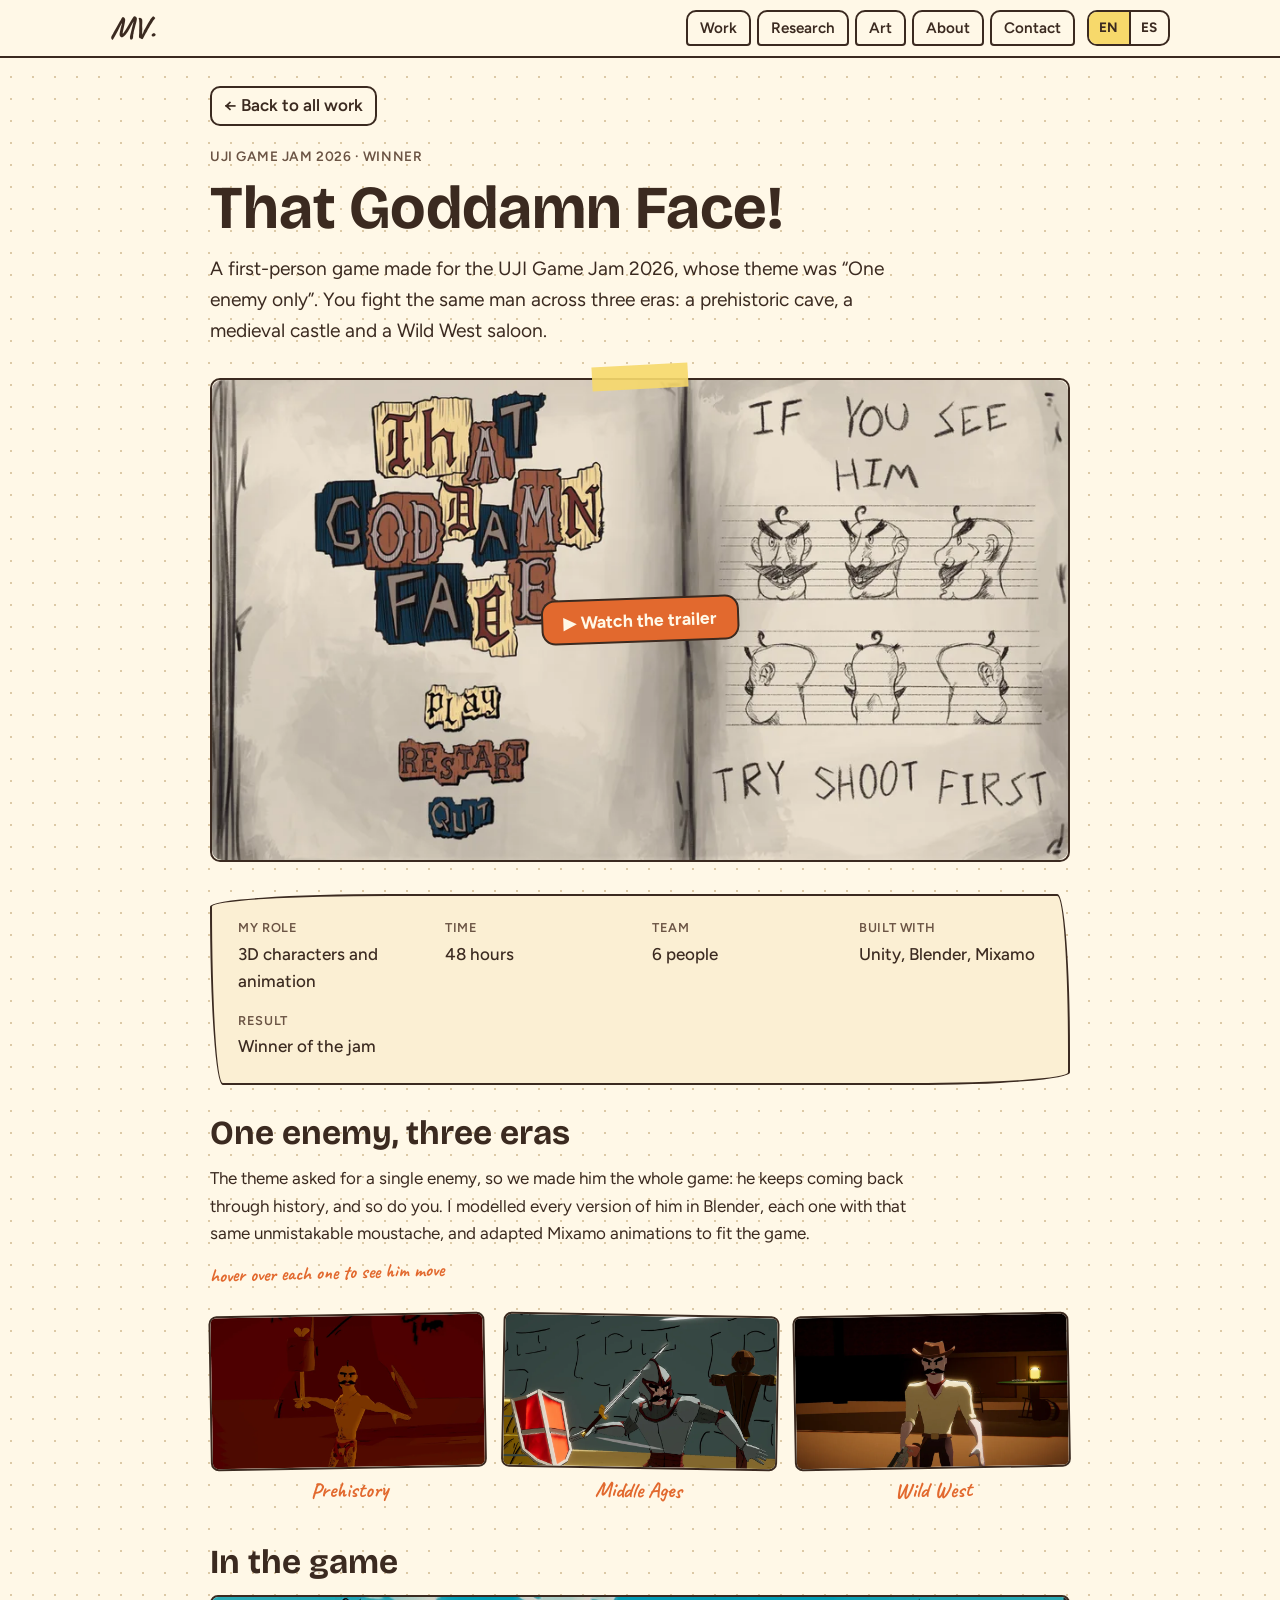
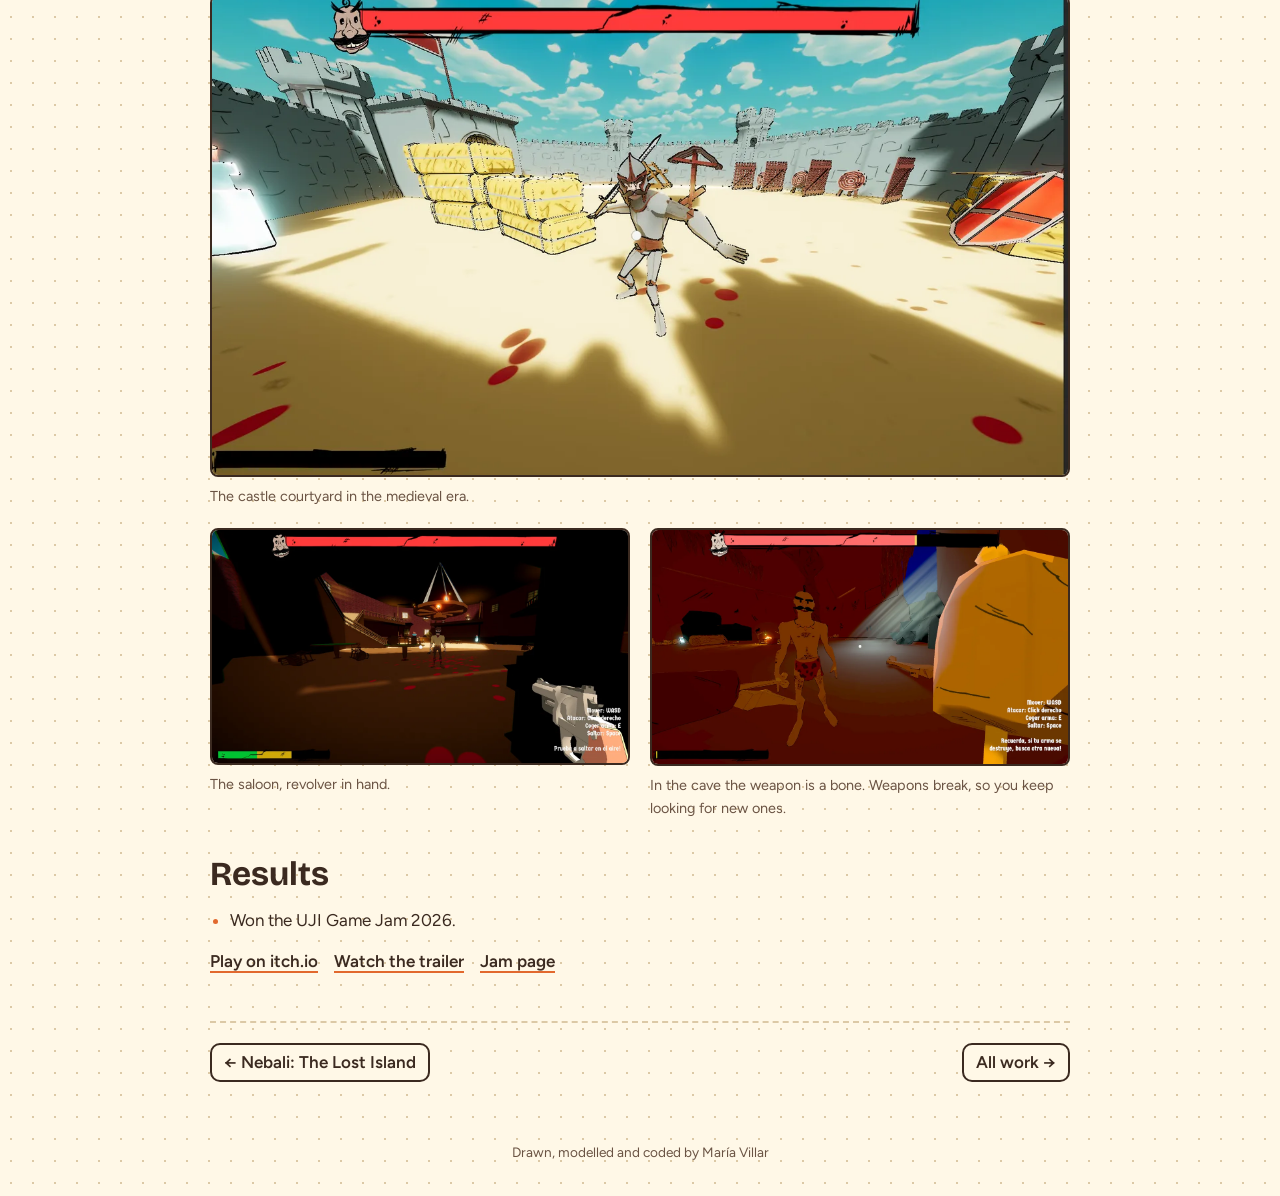
<file: projects/that-goddamn-face/index.html>
<!doctype html>
<html lang="en">
<head>
<meta charset="utf-8">
<meta name="viewport" content="width=device-width, initial-scale=1, viewport-fit=cover">
<title>That Goddamn Face! · María Villar</title>
<meta name="description" content="Winner of the UJI Game Jam 2026: a first-person game about one enemy you face across three eras. I modelled every character in Blender.">
<link rel="canonical" href="https://mariavllr.github.io/projects/that-goddamn-face/">
<meta property="og:type" content="website">
<meta property="og:locale" content="en_GB">
<meta property="og:title" content="That Goddamn Face! · María Villar">
<meta property="og:description" content="Winner of the UJI Game Jam 2026: a first-person game about one enemy you face across three eras. I modelled every character in Blender.">
<meta property="og:url" content="https://mariavllr.github.io/projects/that-goddamn-face/">
<meta property="og:image" content="https://mariavllr.github.io/assets/img/og.jpg">
<meta name="twitter:card" content="summary_large_image">
<link rel="alternate" hreflang="en" href="https://mariavllr.github.io/projects/that-goddamn-face/">
<link rel="alternate" hreflang="es" href="https://mariavllr.github.io/es/projects/that-goddamn-face/">
<link rel="alternate" hreflang="x-default" href="https://mariavllr.github.io/projects/that-goddamn-face/">
<meta name="theme-color" content="#FFF8E7">
<link rel="icon" href="../../assets/img/favicon.svg" type="image/svg+xml">
<link rel="preconnect" href="https://fonts.googleapis.com">
<link rel="preconnect" href="https://fonts.gstatic.com" crossorigin>
<link rel="stylesheet" href="https://fonts.googleapis.com/css2?family=Bricolage+Grotesque:opsz,wght@12..96,500;12..96,700&family=Figtree:wght@400;500;600&family=Caveat:wght@500;700&display=swap">
<link rel="stylesheet" href="../../assets/css/style.css">
</head>
<body>
<a class="skip" href="#main">Skip to content</a>
<header>
  <div class="wrap">
    <a class="logo" href="../../index.html" aria-label="María Villar, home">MV.</a>
    <nav aria-label="Sections"><a href="../../index.html#work">Work</a><a href="../../index.html#research">Research</a><a href="../../index.html#art">Art</a><a href="../../index.html#about">About</a><a href="../../index.html#contact">Contact</a></nav>
    <div class="lang" role="group" aria-label="Language"><a href="#" hreflang="en" lang="en" aria-current="page">EN</a><a href="../../es/projects/that-goddamn-face/index.html" hreflang="es" lang="es">ES</a></div>
  </div>
</header>

<main id="main" class="wrap case">
  <a class="back" href="../../index.html#work">← Back to all work</a>
  <p class="meta">UJI Game Jam 2026 · Winner</p>
  <h1>That Goddamn Face!</h1>
  <p class="lede">A first-person game made for the UJI Game Jam 2026, whose theme was “One enemy only”. You fight the same man across three eras: a prehistoric cave, a medieval castle and a Wild West saloon.</p>
  <div class="cover yt stick" data-yt="6AdIq4vunBU" data-title="That Goddamn Face! trailer">
    <span class="tape" aria-hidden="true"></span>
    <button class="yt-btn" type="button" aria-label="Play the That Goddamn Face! trailer on YouTube"><img src="../../assets/img/that-goddamn-face.webp" alt=""><span class="yt-play"><span aria-hidden="true">▶</span> Watch the trailer</span></button>
  </div>
  <dl class="facts">
    <div><dt>My role</dt><dd>3D characters and animation</dd></div>
    <div><dt>Time</dt><dd>48 hours</dd></div>
    <div><dt>Team</dt><dd>6 people</dd></div>
    <div><dt>Built with</dt><dd>Unity, Blender, Mixamo</dd></div>
    <div><dt>Result</dt><dd>Winner of the jam</dd></div>
  </dl>

  <section>
    <h2>One enemy, three eras</h2>
    <p>The theme asked for a single enemy, so we made him the whole game: he keeps coming back through history, and so do you. I modelled every version of him in Blender, each one with that same unmistakable moustache, and adapted Mixamo animations to fit the game.</p>
    <p class="hint hand">hover over each one to see him move</p>
    <div class="eras"><figure><div class="hover-vid"><img src="../../assets/img/tgf-prehistory.webp" alt="The enemy as a caveman, lit by a fire in a dark cave" loading="lazy"><video muted loop playsinline preload="none" aria-hidden="true"><source src="../../assets/video/tgf-era-prehistory.mp4" type="video/mp4"></video></div><figcaption>Prehistory</figcaption></figure><figure><div class="hover-vid"><img src="../../assets/img/tgf-medieval.webp" alt="The enemy as a knight in armour with a sword, next to a red shield" loading="lazy"><video muted loop playsinline preload="none" aria-hidden="true"><source src="../../assets/video/tgf-era-medieval.mp4" type="video/mp4"></video></div><figcaption>Middle Ages</figcaption></figure><figure><div class="hover-vid"><img src="../../assets/img/tgf-west.webp" alt="The enemy as a gunslinger with a hat and revolver in a saloon" loading="lazy"><video muted loop playsinline preload="none" aria-hidden="true"><source src="../../assets/video/tgf-era-west.mp4" type="video/mp4"></video></div><figcaption>Wild West</figcaption></figure></div>
  </section>

  <section>
    <h2>In the game</h2>
    <div class="shots">
      <figure class="shotfig wide"><img src="../../assets/img/tgf-castle.webp" alt="First-person view of the knight charging across a castle courtyard" loading="lazy"><figcaption>The castle courtyard in the medieval era.</figcaption></figure>
      <figure class="shotfig"><img src="../../assets/img/tgf-saloon.webp" alt="First-person view in the saloon with a revolver in hand" loading="lazy"><figcaption>The saloon, revolver in hand.</figcaption></figure>
      <figure class="shotfig"><img src="../../assets/img/tgf-cave.webp" alt="The caveman in a dark cave, with a bone as the player's weapon" loading="lazy"><figcaption>In the cave the weapon is a bone. Weapons break, so you keep looking for new ones.</figcaption></figure>
    </div>
  </section>

  <section>
    <h2>Results</h2>
    <ul class="did">
      <li>Won the UJI Game Jam 2026.</li>
    </ul>
    <div class="links" style="margin-top:14px"><a href="https://mariavllr.itch.io/that-goddamn-face">Play on itch.io</a><a href="https://www.youtube.com/watch?v=6AdIq4vunBU">Watch the trailer</a><a href="https://itch.io/jam/uji-game-jam-26-ugj26/rate/4272632">Jam page</a></div>
  </section>

  <div class="next"><a class="back" href="../nebali/index.html">← Nebali: The Lost Island</a><a class="back" href="../../index.html#work">All work →</a></div>
</main>

<footer>Drawn, modelled and coded by María Villar</footer>
<script src="../../assets/js/main.js" defer></script>
</body>
</html>
</file>
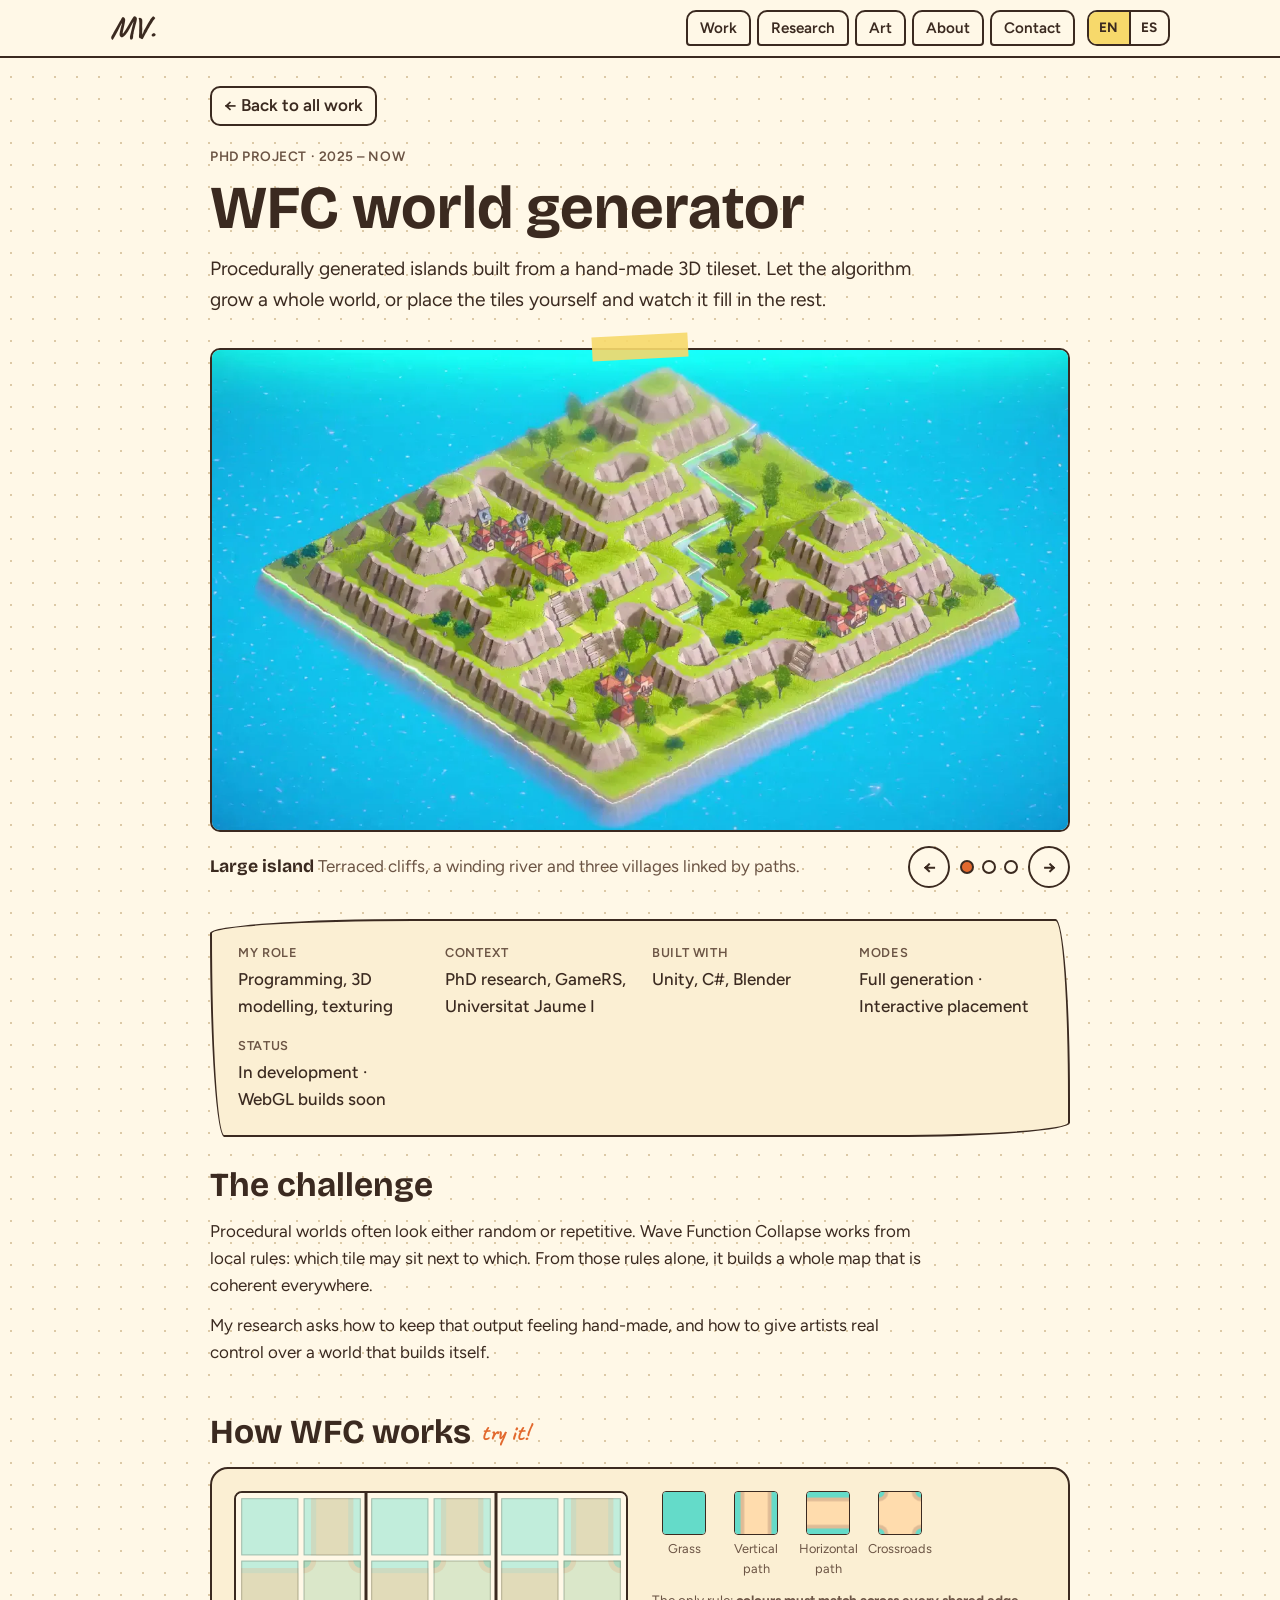
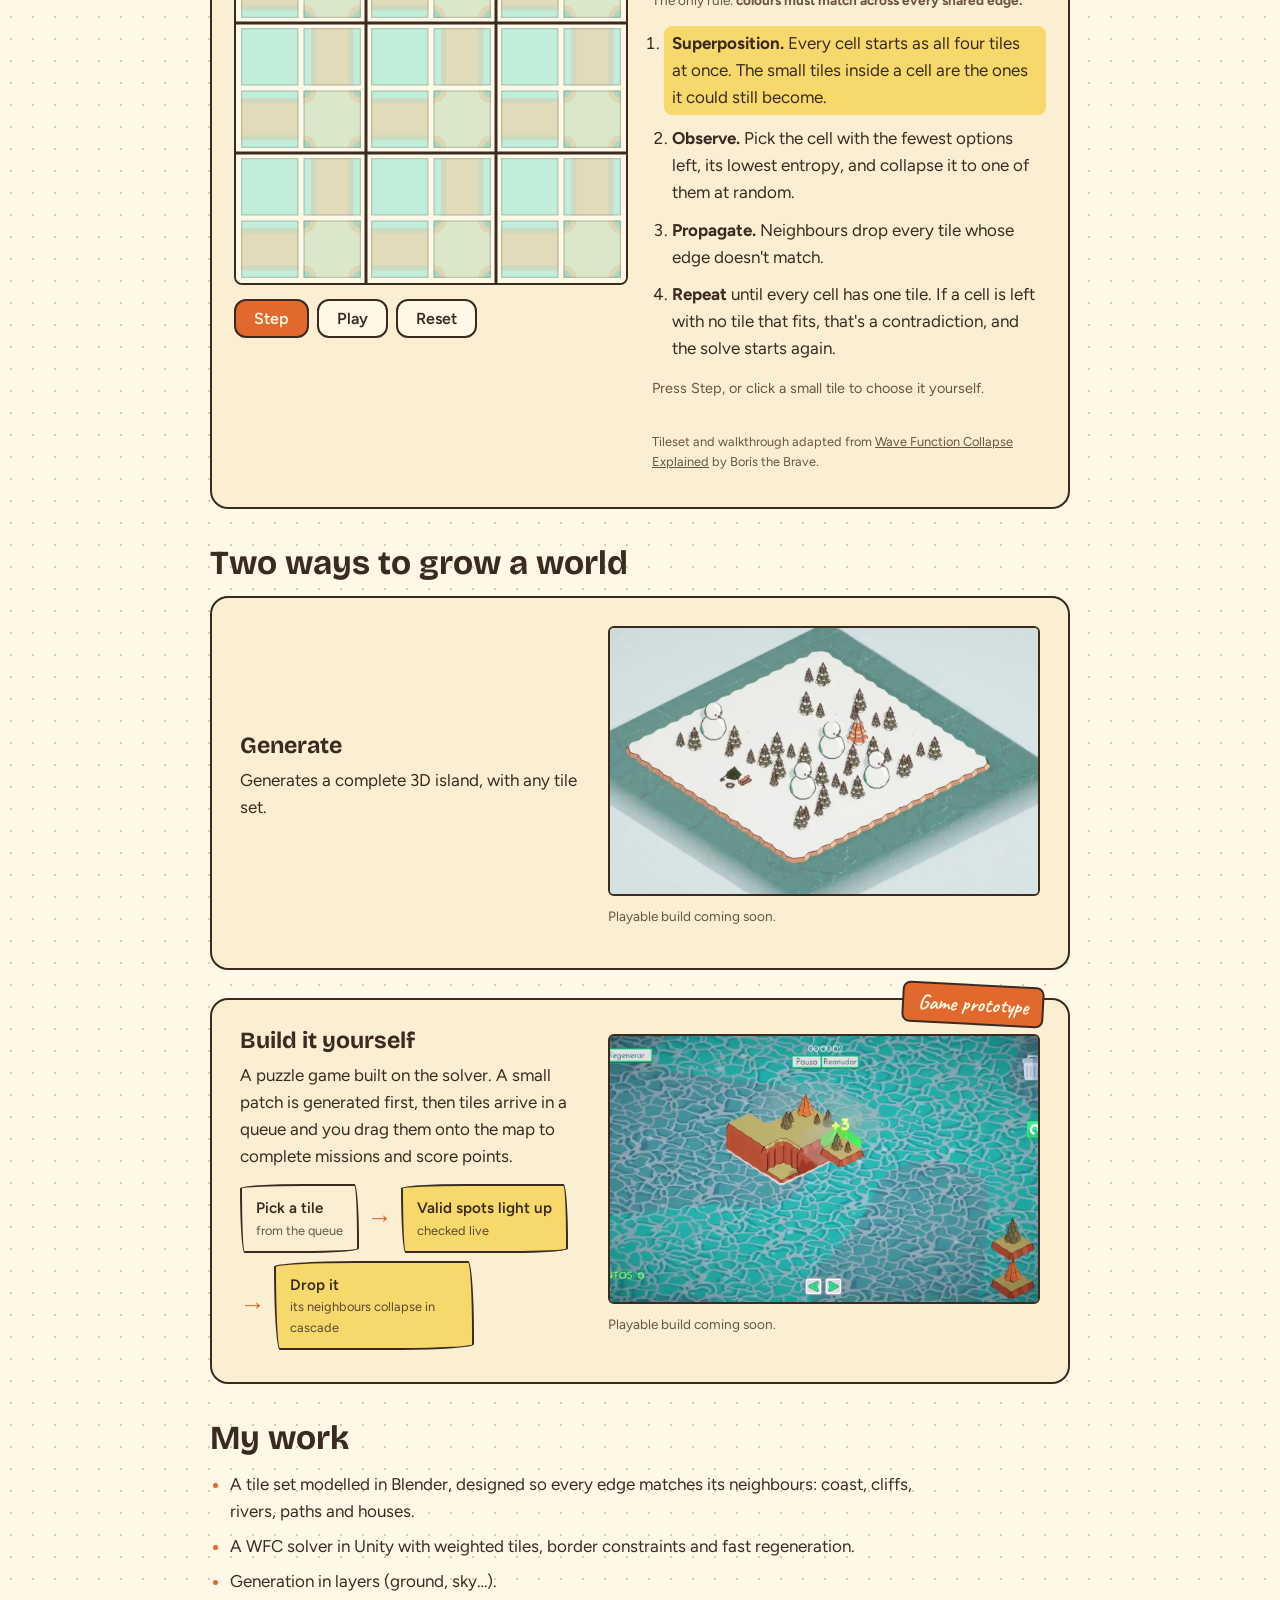
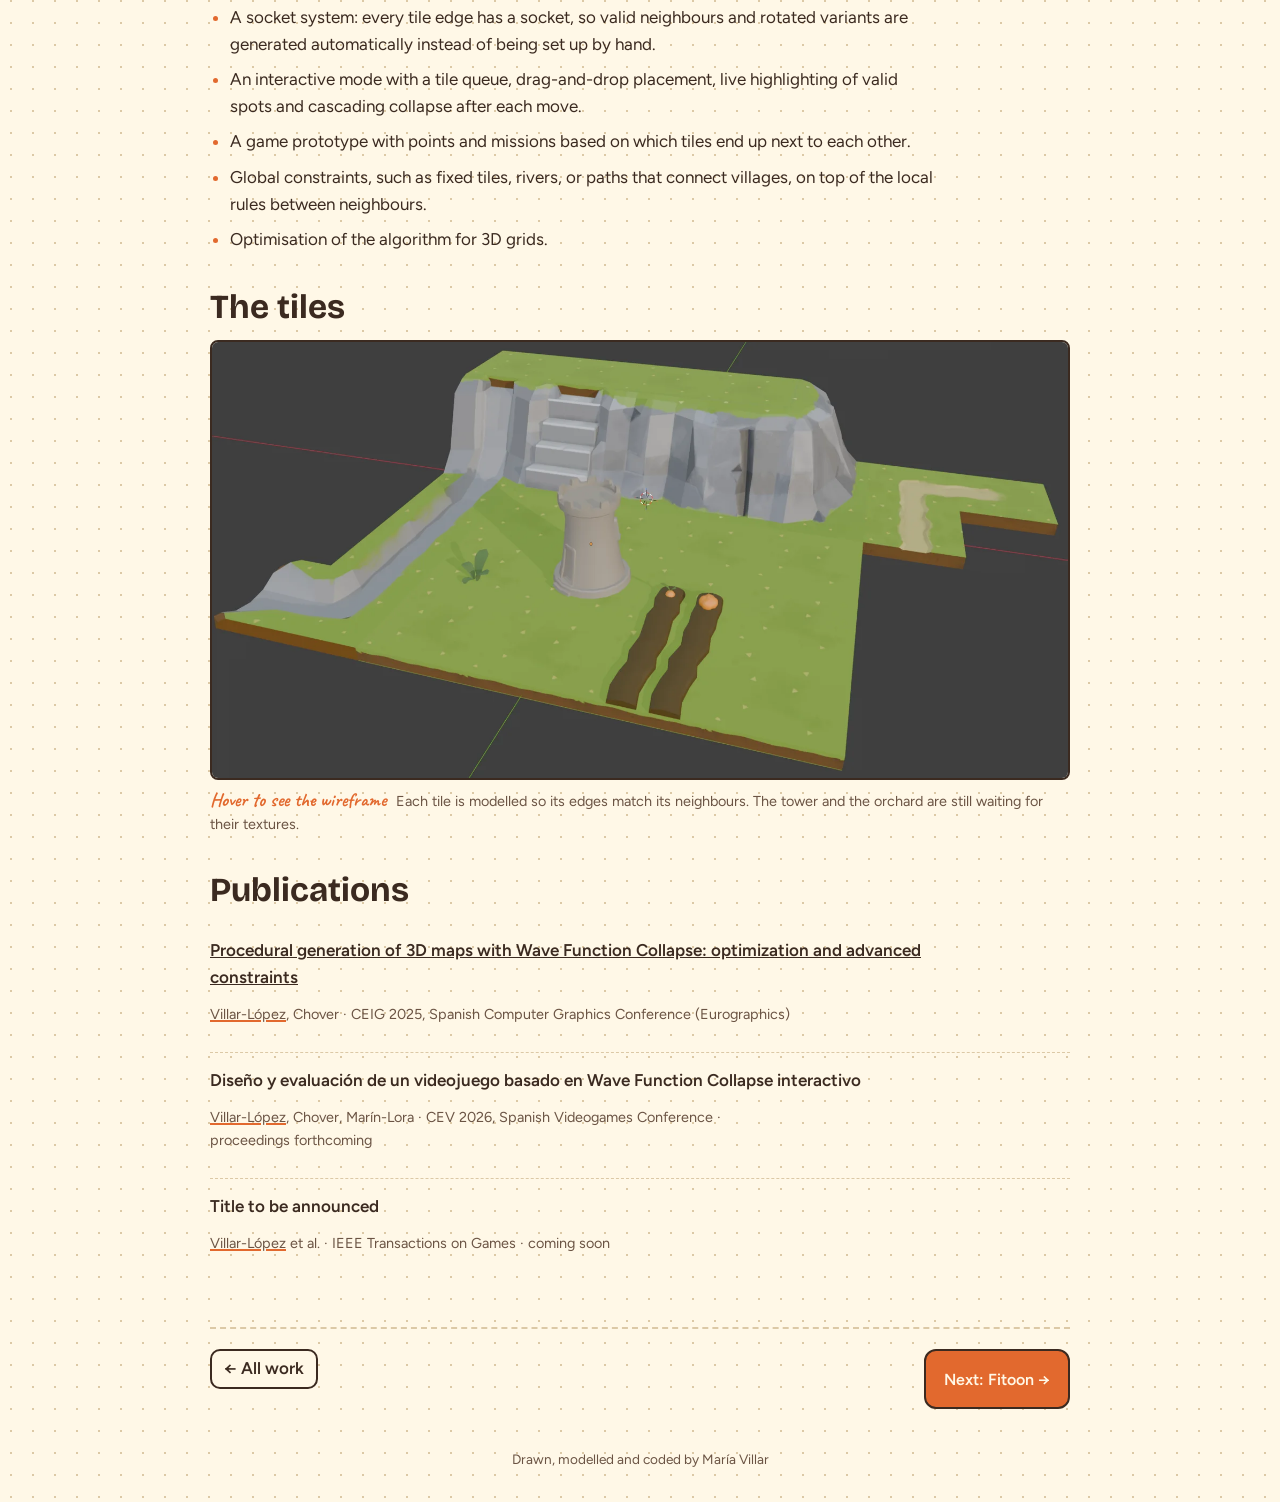
<file: projects/wfc/index.html>
<!doctype html>
<html lang="en">
<head>
<meta charset="utf-8">
<meta name="viewport" content="width=device-width, initial-scale=1, viewport-fit=cover">
<title>WFC world generator · María Villar</title>
<meta name="description" content="A 3D Wave Function Collapse generator in Unity that builds procedural islands from a hand-made 3D tileset, plus a tile-placement game built on it.">
<link rel="canonical" href="https://mariavllr.github.io/projects/wfc/">
<meta property="og:type" content="website">
<meta property="og:locale" content="en_GB">
<meta property="og:title" content="WFC world generator · María Villar">
<meta property="og:description" content="A 3D Wave Function Collapse generator in Unity that builds procedural islands from a hand-made 3D tileset, plus a tile-placement game built on it.">
<meta property="og:url" content="https://mariavllr.github.io/projects/wfc/">
<meta property="og:image" content="https://mariavllr.github.io/assets/img/og.jpg">
<meta name="twitter:card" content="summary_large_image">
<link rel="alternate" hreflang="en" href="https://mariavllr.github.io/projects/wfc/">
<link rel="alternate" hreflang="es" href="https://mariavllr.github.io/es/projects/wfc/">
<link rel="alternate" hreflang="x-default" href="https://mariavllr.github.io/projects/wfc/">
<meta name="theme-color" content="#FFF8E7">
<link rel="icon" href="../../assets/img/favicon.svg" type="image/svg+xml">
<link rel="preconnect" href="https://fonts.googleapis.com">
<link rel="preconnect" href="https://fonts.gstatic.com" crossorigin>
<link rel="stylesheet" href="https://fonts.googleapis.com/css2?family=Bricolage+Grotesque:opsz,wght@12..96,500;12..96,700&family=Figtree:wght@400;500;600&family=Caveat:wght@500;700&display=swap">
<link rel="stylesheet" href="../../assets/css/style.css">
</head>
<body>
<a class="skip" href="#main">Skip to content</a>
<header>
  <div class="wrap">
    <a class="logo" href="../../index.html" aria-label="María Villar, home">MV.</a>
    <nav aria-label="Sections"><a href="../../index.html#work">Work</a><a href="../../index.html#research">Research</a><a href="../../index.html#art">Art</a><a href="../../index.html#about">About</a><a href="../../index.html#contact">Contact</a></nav>
    <div class="lang" role="group" aria-label="Language"><a href="#" hreflang="en" lang="en" aria-current="page">EN</a><a href="../../es/projects/wfc/index.html" hreflang="es" lang="es">ES</a></div>
  </div>
</header>

<main id="main" class="wrap case">
  <a class="back" href="../../index.html#work">← Back to all work</a>
  <p class="meta">PhD project · 2025 – now</p>
  <h1>WFC world generator</h1>
  <p class="lede">Procedurally generated islands built from a hand-made 3D tileset. Let the algorithm grow a whole world, or place the tiles yourself and watch it fill in the rest.</p>
  <div class="cover reel stick" data-reel aria-roledescription="carousel" aria-label="Islands made by the generator">
    <span class="tape" aria-hidden="true"></span>
    <div class="reel-stage">
      <video class="on" muted loop playsinline preload="metadata" poster="../../assets/img/wfc-large.webp" data-title="Large island" data-caption="Terraced cliffs, a winding river and three villages linked by paths." aria-label="Large island: Terraced cliffs, a winding river and three villages linked by paths. Waves and trees move in the wind."><source src="../../assets/video/wfc-large.mp4" type="video/mp4"></video>
      <video muted loop playsinline preload="none" poster="../../assets/img/wfc-island.webp" data-title="Medium island" data-caption="Two villages split by cliffs, with a river crossed by bridges." aria-label="Medium island: Two villages split by cliffs, with a river crossed by bridges. Waves and trees move in the wind."><source src="../../assets/video/wfc-island.mp4" type="video/mp4"></video>
      <video muted loop playsinline preload="none" poster="../../assets/img/wfc-small.webp" data-title="Small island" data-caption="A single hill with a village on the slope and a short stream." aria-label="Small island: A single hill with a village on the slope and a short stream. Waves and trees move in the wind."><source src="../../assets/video/wfc-small.mp4" type="video/mp4"></video>
    </div>
    <div class="reel-bar">
      <p class="reel-cap" aria-live="polite"><b></b> <span></span></p>
      <div class="reel-ctrl">
        <button class="reel-btn" type="button" data-dir="-1" aria-label="Previous island">←</button>
        <span class="reel-dots"><button class="reel-dot" type="button" aria-label="Show large island"></button><button class="reel-dot" type="button" aria-label="Show medium island"></button><button class="reel-dot" type="button" aria-label="Show small island"></button></span>
        <button class="reel-btn" type="button" data-dir="1" aria-label="Next island">→</button>
      </div>
    </div>
  </div>
  <dl class="facts">
    <div><dt>My role</dt><dd>Programming, 3D modelling, texturing</dd></div>
    <div><dt>Context</dt><dd>PhD research, GameRS, Universitat Jaume I</dd></div>
    <div><dt>Built with</dt><dd>Unity, C#, Blender</dd></div>
    <div><dt>Modes</dt><dd>Full generation · Interactive placement</dd></div>
    <div><dt>Status</dt><dd>In development · WebGL builds soon</dd></div>
  </dl>

  <section>
    <h2>The challenge</h2>
    <p>Procedural worlds often look either random or repetitive. Wave Function Collapse works from local rules: which tile may sit next to which. From those rules alone, it builds a whole map that is coherent everywhere.</p>
    <p>My research asks how to keep that output feeling hand-made, and how to give artists real control over a world that builds itself.</p>
  </section>

  <section>
    <h2>How WFC works <span class="hand">try it!</span></h2>
    <div class="lab">
      <div>
        <canvas id="lab" width="400" height="400" role="img" aria-label="A grid of path tiles. Each open cell shows the small tiles it could still become; collapsed cells show their final tile"></canvas>
        <div class="ctrl">
          <button class="btn" id="lab-step" type="button">Step</button>
          <button class="btn ghost" id="lab-play" type="button">Play</button>
          <button class="btn ghost" id="lab-reset" type="button">Reset</button>
        </div>
      </div>
      <div>
        <div class="tileset"><figure><canvas class="tile-ico" data-t="0" width="44" height="44" aria-hidden="true"></canvas><figcaption>Grass</figcaption></figure><figure><canvas class="tile-ico" data-t="1" width="44" height="44" aria-hidden="true"></canvas><figcaption>Vertical path</figcaption></figure><figure><canvas class="tile-ico" data-t="2" width="44" height="44" aria-hidden="true"></canvas><figcaption>Horizontal path</figcaption></figure><figure><canvas class="tile-ico" data-t="3" width="44" height="44" aria-hidden="true"></canvas><figcaption>Crossroads</figcaption></figure></div>
        <p class="rules">The only rule: <b>colours must match across every shared edge.</b></p>
        <ol id="lab-steps">
          <li data-s="0"><b>Superposition.</b> Every cell starts as all four tiles at once. The small tiles inside a cell are the ones it could still become.</li>
          <li data-s="1"><b>Observe.</b> Pick the cell with the fewest options left, its lowest entropy, and collapse it to one of them at random.</li>
          <li data-s="2"><b>Propagate.</b> Neighbours drop every tile whose edge doesn't match.</li>
          <li data-s="3"><b>Repeat</b> until every cell has one tile. If a cell is left with no tile that fits, that's a contradiction, and the solve starts again.</li>
        </ol>
        <p class="log" id="lab-log" aria-live="polite">Press Step, or click a small tile to choose it yourself.</p>
        <p class="credit">Tileset and walkthrough adapted from <a href="https://www.boristhebrave.com/2020/04/13/wave-function-collapse-explained/">Wave Function Collapse Explained</a> by Boris the Brave.</p>
      </div>
    </div>
  </section>

  <section>
    <h2>Two ways to grow a world</h2>
    <div class="ways" style="margin-top:8px">
      <div class="card stick way">
        <div class="way-txt">
        <h3>Generate</h3>
        <p style="margin-top:8px">Generates a complete 3D island, with any tile set.</p>
        </div>
        <div class="way-media"><div class="play play-slot" data-embed="" data-itch="https://mariavllr.itch.io/" data-title="WFC world generator"><video class="cover loop builder-vid" autoplay muted loop playsinline preload="metadata" poster="../../assets/img/wfc-biomes-gen-poster.webp" aria-label="Three islands generated one after another: a temperate island with cliffs and pines, a snowy one with snowmen, and a desert one with palm trees"><source src="../../assets/video/wfc-biomes-gen.mp4" type="video/mp4"></video><button class="btn play-btn" type="button">Play in your browser ▶</button><p class="soon" hidden>Playable build coming soon.</p></div></div>
      </div>
      <div class="card stick way">
        <div class="way-txt">
        <span class="badge">Game prototype</span>
        <h3>Build it yourself</h3>
        <p style="margin-top:8px">A puzzle game built on the solver. A small patch is generated first, then tiles arrive in a queue and you drag them onto the map to complete missions and score points.</p>
        <div class="flow" style="margin:14px 0 4px">
          <div class="node">Pick a tile<small>from the queue</small></div><span class="arr">→</span>
          <div class="node hl">Valid spots light up<small>checked live</small></div><span class="arr">→</span>
          <div class="node hl">Drop it<small>its neighbours collapse in cascade</small></div>
        </div>
        </div>
        <div class="way-media"><div class="play play-slot" data-embed="" data-itch="https://mariavllr.itch.io/" data-title="WFC tile placement game"><video class="cover loop builder-vid" autoplay muted loop playsinline preload="metadata" poster="../../assets/img/wfc-builder-poster.webp" aria-label="Gameplay of the tile placement prototype: tiles are dragged from a queue onto a small island, cliffs and forests snap into place and points pop up"><source src="../../assets/video/wfc-builder.mp4" type="video/mp4"></video><button class="btn play-btn" type="button">Play in your browser ▶</button><p class="soon" hidden>Playable build coming soon.</p></div></div>
      </div>
    </div>
  </section>

  <section>
    <h2>My work</h2>
    <ul class="did">
      <li>A tile set modelled in Blender, designed so every edge matches its neighbours: coast, cliffs, rivers, paths and houses.</li>
      <li>A WFC solver in Unity with weighted tiles, border constraints and fast regeneration.</li>
      <li>Generation in layers (ground, sky…).</li>
      <li>A socket system: every tile edge has a socket, so valid neighbours and rotated variants are generated automatically instead of being set up by hand.</li>
      <li>An interactive mode with a tile queue, drag-and-drop placement, live highlighting of valid spots and cascading collapse after each move.</li>
      <li>A game prototype with points and missions based on which tiles end up next to each other.</li>
      <li>Global constraints, such as fixed tiles, rivers, or paths that connect villages, on top of the local rules between neighbours.</li>
      <li>Optimisation of the algorithm for 3D grids.</li>
    </ul>
  </section>

  <section>
    <h2>The tiles</h2>
    <figure class="wire" tabindex="0">
      <div class="wire-box"><img src="../../assets/img/wfc-tiles-blender.webp" alt="Tiles in Blender: a cliff with carved stairs, a river, a path, a tower and an orchard, low-poly with hand-painted colour" loading="lazy" width="1600" height="815"><img class="wf" src="../../assets/img/wfc-tiles-wire.webp" alt="The same tiles in wireframe" loading="lazy" width="1600" height="815"></div>
      <figcaption><span class="hand hint-hover">Hover to see the wireframe</span><span class="hand hint-tap">Tap to see the wireframe</span> Each tile is modelled so its edges match its neighbours. The tower and the orchard are still waiting for their textures.</figcaption>
    </figure>
  </section>

  <section>
    <h2>Publications</h2>
    <div style="margin-top:10px">
      <div class="paper"><p class="t"><a href="https://doi.org/10.2312/ceig.20251107">Procedural generation of 3D maps with Wave Function Collapse: optimization and advanced constraints</a></p><p class="a"><u>Villar-López</u>, Chover · CEIG 2025, Spanish Computer Graphics Conference (Eurographics)</p></div>
      <div class="paper"><p class="t">Diseño y evaluación de un videojuego basado en Wave Function Collapse interactivo</p><p class="a"><u>Villar-López</u>, Chover, Marín-Lora · CEV 2026, Spanish Videogames Conference · proceedings forthcoming</p></div>
      <div class="paper"><p class="t">Title to be announced</p><p class="a"><u>Villar-López</u> et al. · IEEE Transactions on Games · coming soon</p></div>
    </div>
  </section>

  <div class="next"><a class="back" href="../../index.html#work">← All work</a><a class="btn" href="../fitoon/index.html">Next: Fitoon →</a></div>
</main>

<footer>Drawn, modelled and coded by María Villar</footer>
<script src="../../assets/js/main.js" defer></script>
</body>
</html>
</file>
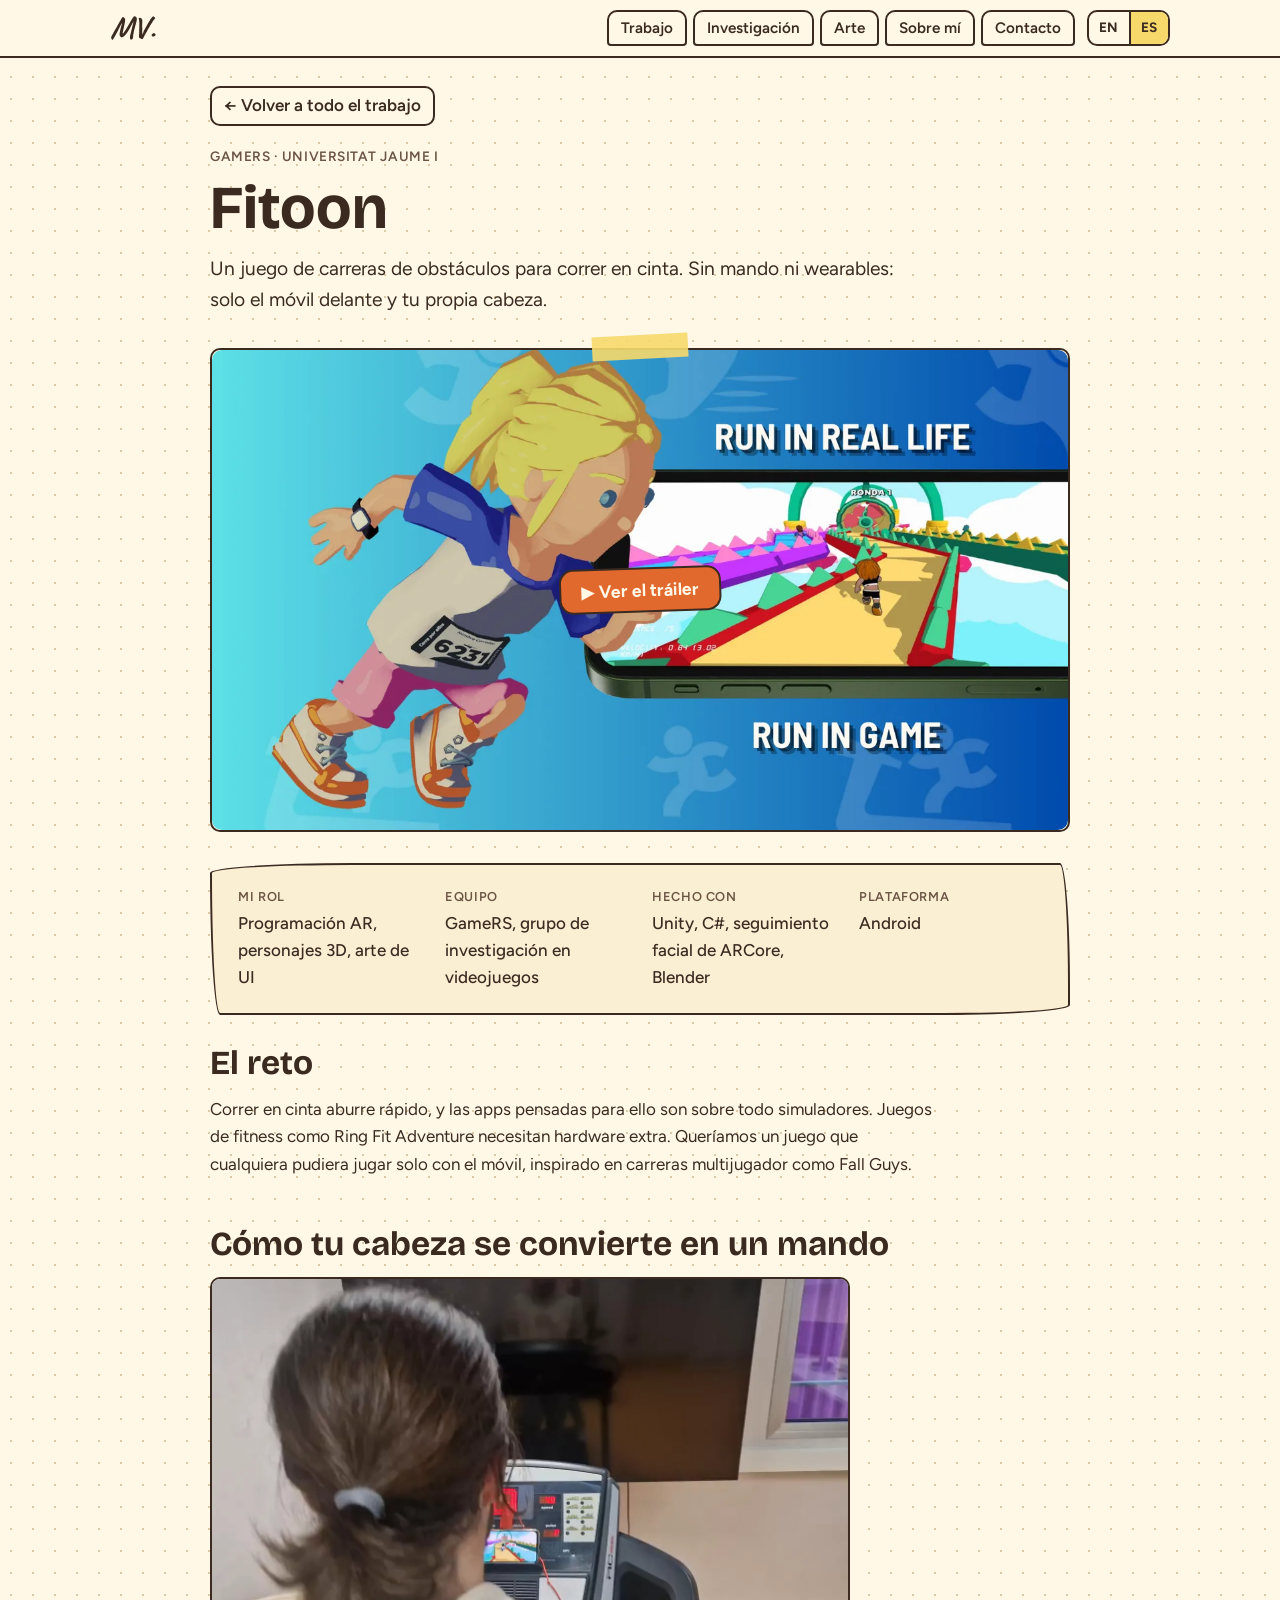
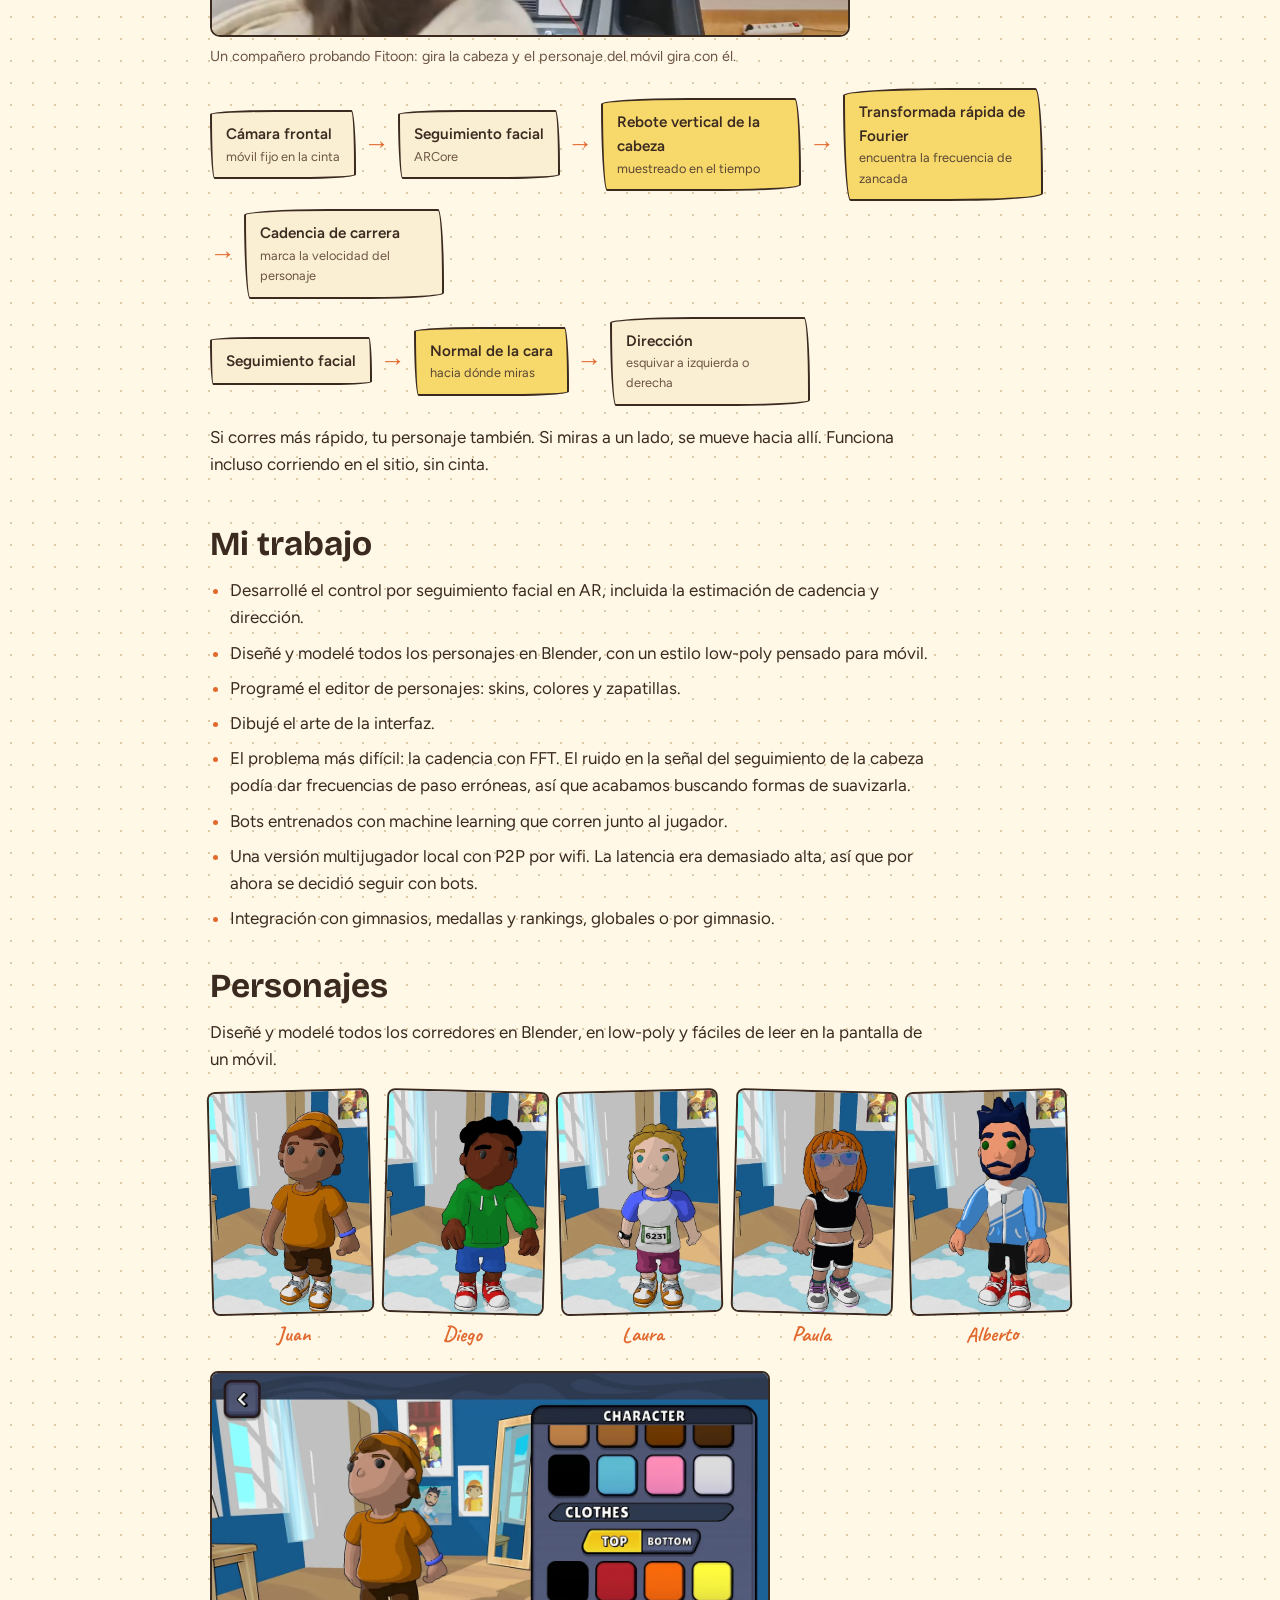
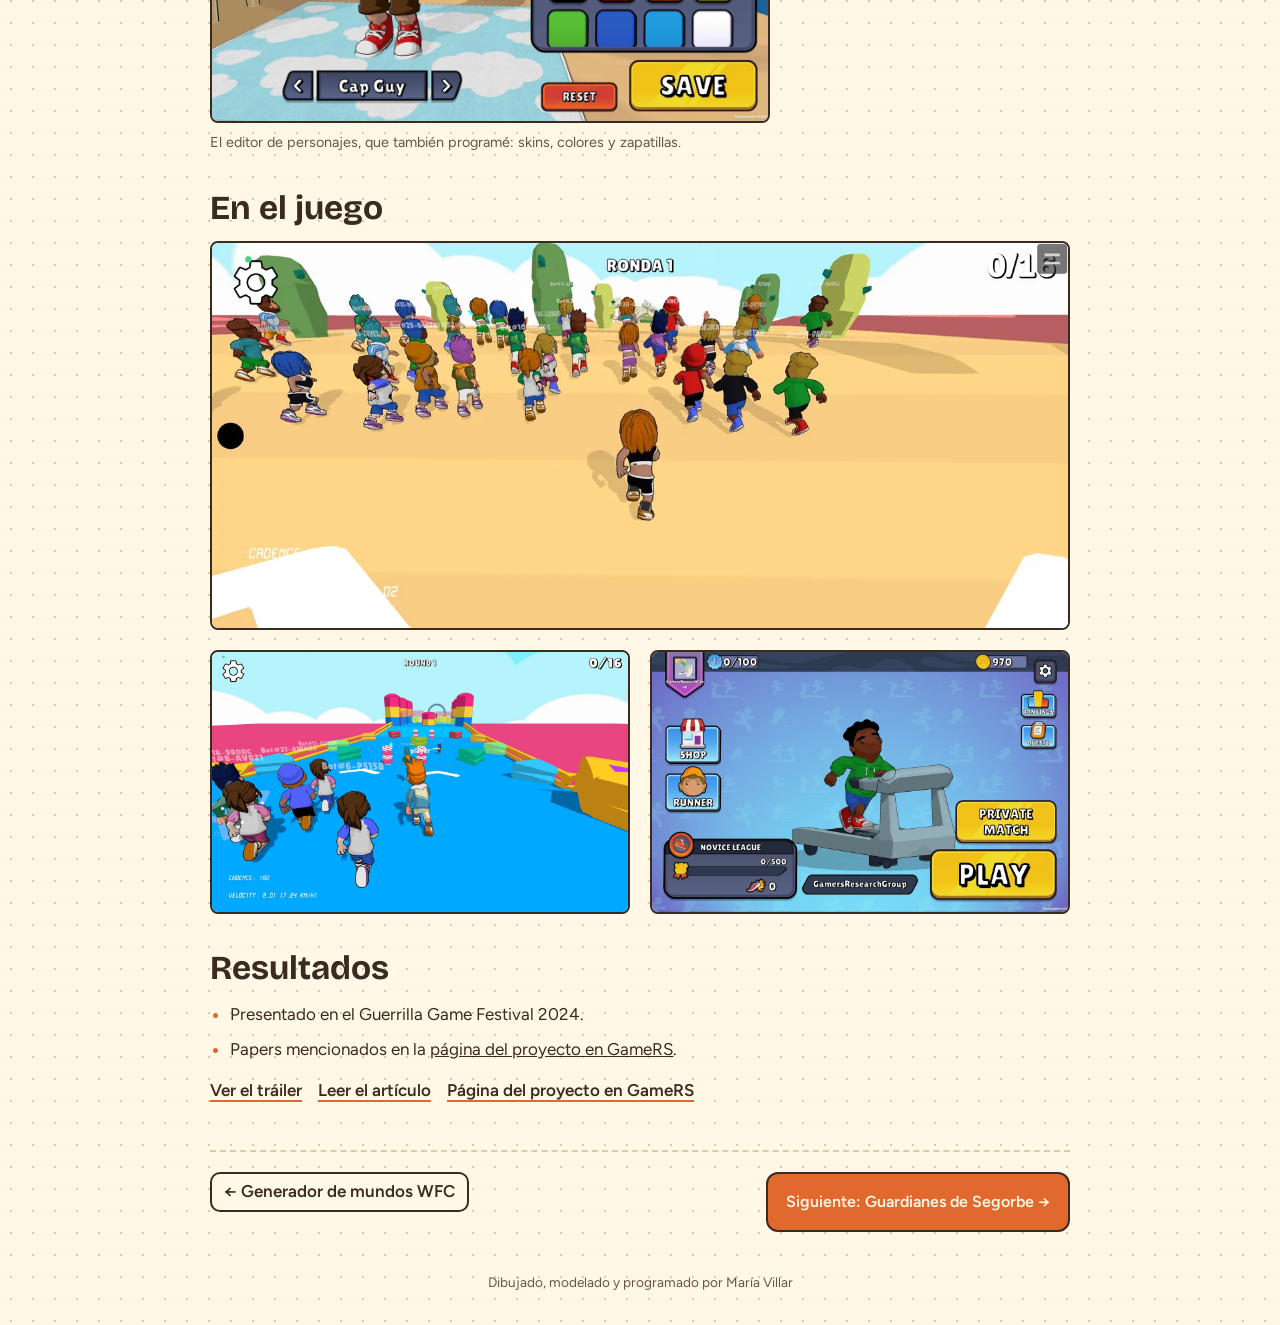
<file: es/projects/fitoon/index.html>
<!doctype html>
<html lang="es">

<head>
  <meta charset="utf-8">
  <meta name="viewport" content="width=device-width, initial-scale=1, viewport-fit=cover">
  <title>Fitoon · María Villar</title>
  <meta name="description"
    content="Un juego de carreras de obstáculos para correr en cinta, que se controla con la cabeza a través de la cámara frontal del móvil.">
  <link rel="canonical" href="https://mariavllr.github.io/es/projects/fitoon/">
  <meta property="og:type" content="website">
  <meta property="og:locale" content="es_ES">
  <meta property="og:title" content="Fitoon · María Villar">
  <meta property="og:description"
    content="Un juego de carreras de obstáculos para correr en cinta, que se controla con la cabeza a través de la cámara frontal del móvil.">
  <meta property="og:url" content="https://mariavllr.github.io/es/projects/fitoon/">
  <meta property="og:image" content="https://mariavllr.github.io/assets/img/og.jpg">
  <meta name="twitter:card" content="summary_large_image">
  <link rel="alternate" hreflang="en" href="https://mariavllr.github.io/projects/fitoon/">
  <link rel="alternate" hreflang="es" href="https://mariavllr.github.io/es/projects/fitoon/">
  <link rel="alternate" hreflang="x-default" href="https://mariavllr.github.io/projects/fitoon/">
  <meta name="theme-color" content="#FFF8E7">
  <link rel="icon" href="../../../assets/img/favicon.svg" type="image/svg+xml">
  <link rel="preconnect" href="https://fonts.googleapis.com">
  <link rel="preconnect" href="https://fonts.gstatic.com" crossorigin>
  <link rel="stylesheet"
    href="https://fonts.googleapis.com/css2?family=Bricolage+Grotesque:opsz,wght@12..96,500;12..96,700&family=Figtree:wght@400;500;600&family=Caveat:wght@500;700&display=swap">
  <link rel="stylesheet" href="../../../assets/css/style.css">
</head>

<body>
  <a class="skip" href="#main">Saltar al contenido</a>
  <header>
    <div class="wrap">
      <a class="logo" href="../../index.html" aria-label="María Villar, inicio">MV.</a>
      <nav aria-label="Secciones"><a href="../../index.html#work">Trabajo</a><a
          href="../../index.html#research">Investigación</a><a href="../../index.html#art">Arte</a><a
          href="../../index.html#about">Sobre mí</a><a href="../../index.html#contact">Contacto</a></nav>
      <div class="lang" role="group" aria-label="Idioma"><a href="../../../projects/fitoon/index.html" hreflang="en"
          lang="en">EN</a><a href="#" hreflang="es" lang="es" aria-current="page">ES</a></div>
    </div>
  </header>

  <main id="main" class="wrap case">
    <a class="back" href="../../index.html#work">← Volver a todo el trabajo</a>
    <p class="meta">GameRS · Universitat Jaume I</p>
    <h1>Fitoon</h1>
    <p class="lede">Un juego de carreras de obstáculos para correr en cinta. Sin mando ni wearables: solo el móvil
      delante y tu propia cabeza.</p>
    <div class="cover yt stick" data-yt="xfHYq_1b6PE" data-title="Tráiler de Fitoon">
      <span class="tape" aria-hidden="true"></span>
      <button class="yt-btn" type="button" aria-label="Reproducir el tráiler de Fitoon en YouTube"><img
          src="../../../assets/img/fitoon-thumb.webp" alt=""><span class="yt-play"><span aria-hidden="true">▶</span> Ver
          el tráiler</span></button>
    </div>
    <dl class="facts">
      <div>
        <dt>Mi rol</dt>
        <dd>Programación AR, personajes 3D, arte de UI</dd>
      </div>
      <div>
        <dt>Equipo</dt>
        <dd>GameRS, grupo de investigación en videojuegos</dd>
      </div>
      <div>
        <dt>Hecho con</dt>
        <dd>Unity, C#, seguimiento facial de ARCore, Blender</dd>
      </div>
      <div>
        <dt>Plataforma</dt>
        <dd>Android</dd>
      </div>
    </dl>

    <section>
      <h2>El reto</h2>
      <p>Correr en cinta aburre rápido, y las apps pensadas para ello son sobre todo simuladores. Juegos de fitness como
        Ring Fit Adventure necesitan hardware extra. Queríamos un juego que cualquiera pudiera jugar solo con el móvil,
        inspirado en carreras multijugador como Fall Guys.</p>
    </section>

    <section>
      <h2>Cómo tu cabeza se convierte en un mando</h2>
      <div class="split">
        <figure class="clip"><video class="loop" autoplay muted loop playsinline preload="metadata"
            poster="../../../assets/img/fitoon-head.webp"
            aria-label="Un compañero corre en una cinta y gira la cabeza; en el móvil que tiene delante, su personaje gira hacia el mismo lado">
            <source src="../../../assets/video/fitoon-head.mp4" type="video/mp4">
          </video>
          <figcaption>Un compañero probando Fitoon: gira la cabeza y el personaje del móvil gira con él.</figcaption>
        </figure>
        <div>
          <div class="flow">
            <div class="node">Cámara frontal<small>móvil fijo en la cinta</small></div><span class="arr">→</span>
            <div class="node">Seguimiento facial<small>ARCore</small></div><span class="arr">→</span>
            <div class="node hl">Rebote vertical de la cabeza<small>muestreado en el tiempo</small></div><span
              class="arr">→</span>
            <div class="node hl">Transformada rápida de Fourier<small>encuentra la frecuencia de zancada</small></div>
            <span class="arr">→</span>
            <div class="node">Cadencia de carrera<small>marca la velocidad del personaje</small></div>
          </div>
          <div class="flow">
            <div class="node">Seguimiento facial</div><span class="arr">→</span>
            <div class="node hl">Normal de la cara<small>hacia dónde miras</small></div><span class="arr">→</span>
            <div class="node">Dirección<small>esquivar a izquierda o derecha</small></div>
          </div>
          <p>Si corres más rápido, tu personaje también. Si miras a un lado, se mueve hacia allí. Funciona incluso
            corriendo en el sitio, sin cinta.</p>
        </div>
      </div>
    </section>

    <section>
      <h2>Mi trabajo</h2>
      <ul class="did">
        <li>Desarrollé el control por seguimiento facial en AR, incluida la estimación de cadencia y dirección.</li>
        <li>Diseñé y modelé todos los personajes en Blender, con un estilo low-poly pensado para móvil.</li>
        <li>Programé el editor de personajes: skins, colores y zapatillas.</li>
        <li>Dibujé el arte de la interfaz.</li>
        <li>El problema más difícil: la cadencia con FFT. El ruido en la señal del seguimiento de la cabeza podía dar
          frecuencias de paso erróneas, así que acabamos buscando formas de suavizarla.</li>
        <li>Bots entrenados con machine learning que corren junto al jugador.</li>
        <li>Una versión multijugador local con P2P por wifi. La latencia era demasiado alta, así que por ahora se
          decidió seguir con bots.</li>
        <li>Integración con gimnasios, medallas y rankings, globales o por gimnasio.</li>
      </ul>
    </section>

    <section>
      <h2>Personajes</h2>
      <p>Diseñé y modelé todos los corredores en Blender, en low-poly y fáciles de leer en la pantalla de un móvil.</p>
      <div class="lineup">
        <figure><img src="../../../assets/img/fitoon-juan.webp"
            alt="Juan, un personaje low-poly de Fitoon, en la sala de selección de personaje" loading="lazy">
          <figcaption>Juan</figcaption>
        </figure>
        <figure><img src="../../../assets/img/fitoon-diego.webp"
            alt="Diego, un personaje low-poly de Fitoon, en la sala de selección de personaje" loading="lazy">
          <figcaption>Diego</figcaption>
        </figure>
        <figure><img src="../../../assets/img/fitoon-laura.webp"
            alt="Laura, un personaje low-poly de Fitoon, en la sala de selección de personaje" loading="lazy">
          <figcaption>Laura</figcaption>
        </figure>
        <figure><img src="../../../assets/img/fitoon-paula.webp"
            alt="Paula, un personaje low-poly de Fitoon, en la sala de selección de personaje" loading="lazy">
          <figcaption>Paula</figcaption>
        </figure>
        <figure><img src="../../../assets/img/fitoon-alberto.webp"
            alt="Alberto, un personaje low-poly de Fitoon, en la sala de selección de personaje" loading="lazy">
          <figcaption>Alberto</figcaption>
        </figure>
      </div>
      <figure class="shotfig"><img src="../../../assets/img/fitoon-creator.webp"
          alt="Editor de personajes de Fitoon: un corredor con camiseta naranja, muestras de color para la ropa y un botón de guardar"
          loading="lazy">
        <figcaption>El editor de personajes, que también programé: skins, colores y zapatillas.</figcaption>
      </figure>
    </section>

    <section>
      <h2>En el juego</h2>
      <div class="shots">
        <figure class="shotfig wide"><img src="../../../assets/img/fitoon-race-1.webp"
            alt="Vista en tercera persona de un grupo de corredores en la salida de una pista de arena" loading="lazy">
        </figure>
        <figure class="shotfig"><img src="../../../assets/img/fitoon-race-2.webp"
            alt="Corredores cruzando un circuito de obstáculos de colores sobre agua azul" loading="lazy"></figure>
        <figure class="shotfig"><img src="../../../assets/img/fitoon-menu.webp"
            alt="Menú principal de Fitoon: un personaje corriendo en una cinta, con los botones de tienda, corredor y jugar"
            loading="lazy"></figure>
      </div>
    </section>

    <section>
      <h2>Resultados</h2>
      <ul class="did">
        <li>Presentado en el Guerrilla Game Festival 2024.</li>
        <li>Papers mencionados en la <a href="https://sites.google.com/uji.es/gamers/fitoon">página del proyecto en
            GameRS</a>.</li>
      </ul>
      <div class="links" style="margin-top:14px"><a href="https://youtu.be/xfHYq_1b6PE">Ver el tráiler</a><a
          href="https://www.mdpi.com/1424-8220/26/1/20">Leer el artículo</a><a
          href="https://sites.google.com/uji.es/gamers/fitoon">Página del proyecto en GameRS</a></div>
    </section>

    <div class="next"><a class="back" href="../wfc/index.html">← Generador de mundos WFC</a><a class="btn"
        href="../segorbe/index.html">Siguiente: Guardianes de Segorbe →</a></div>
  </main>

  <footer>Dibujado, modelado y programado por María Villar</footer>
  <script src="../../../assets/js/main.js" defer></script>
</body>

</html>
</file>
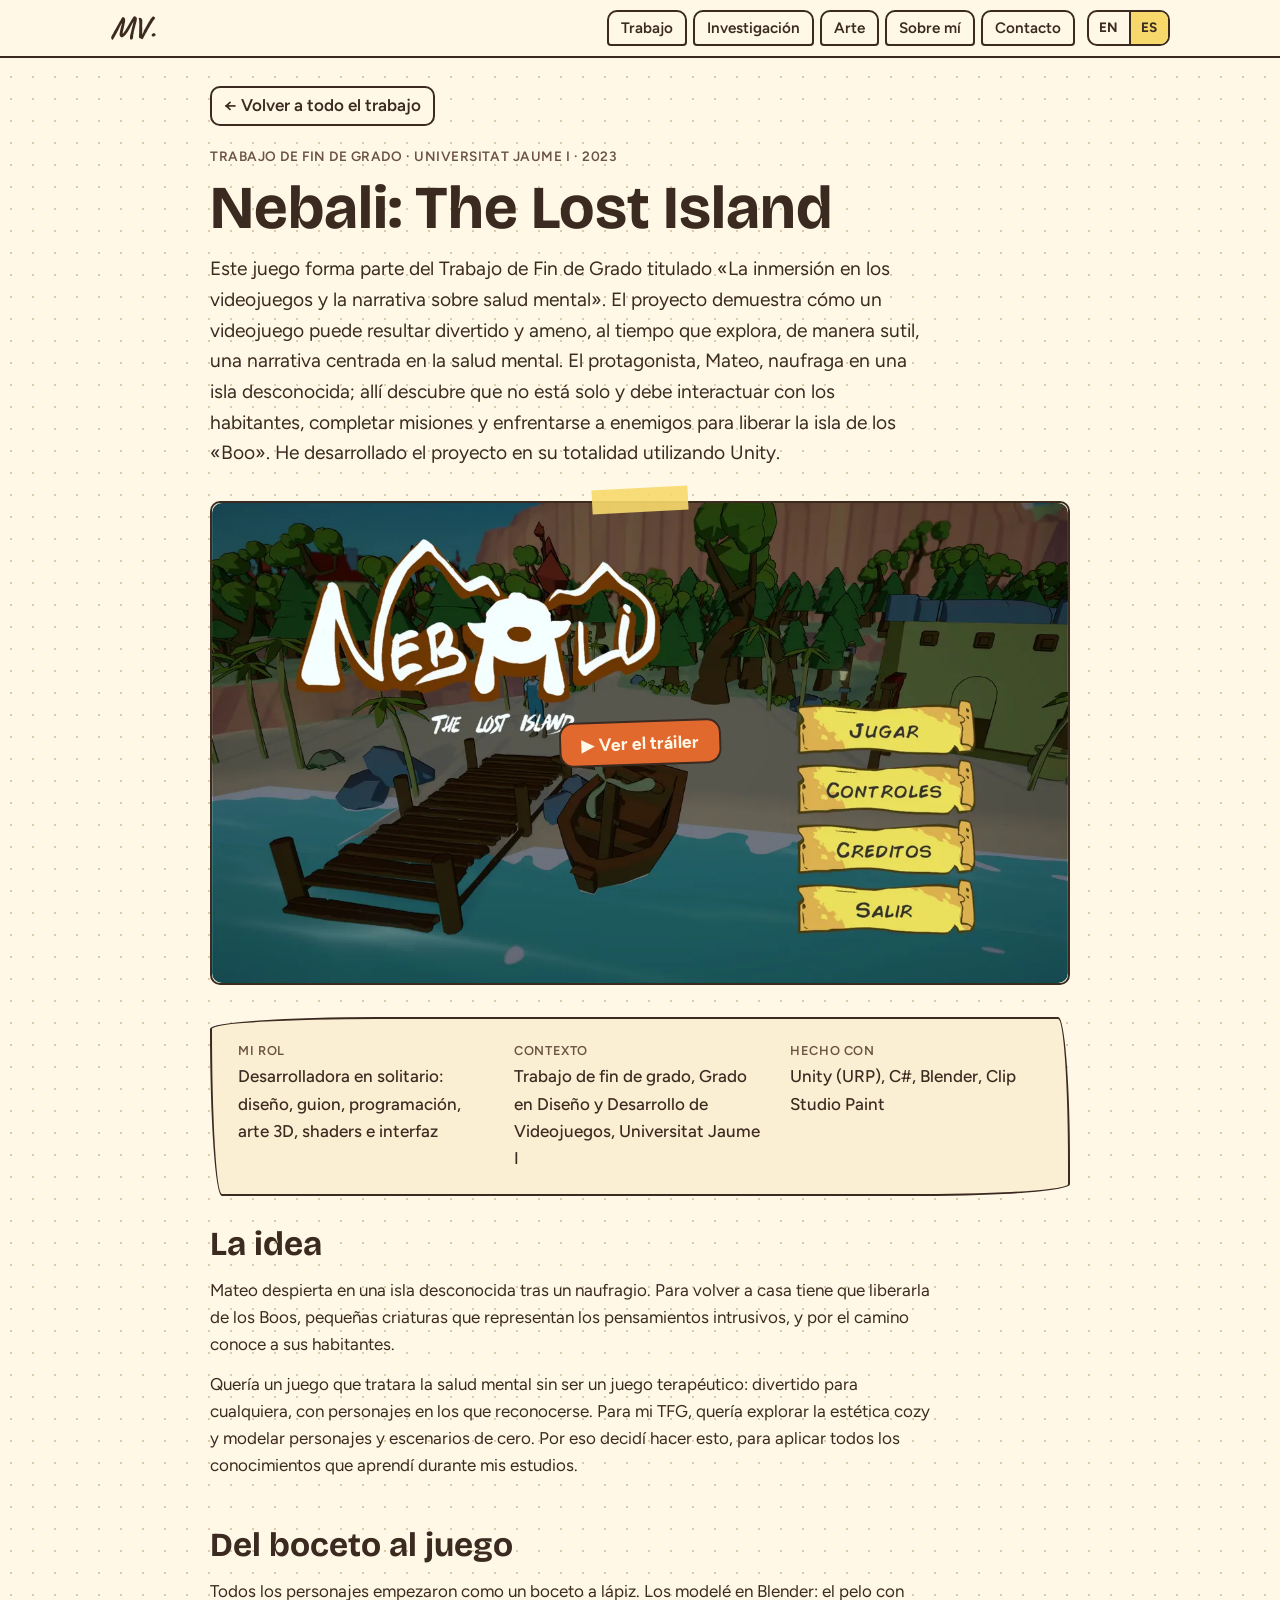
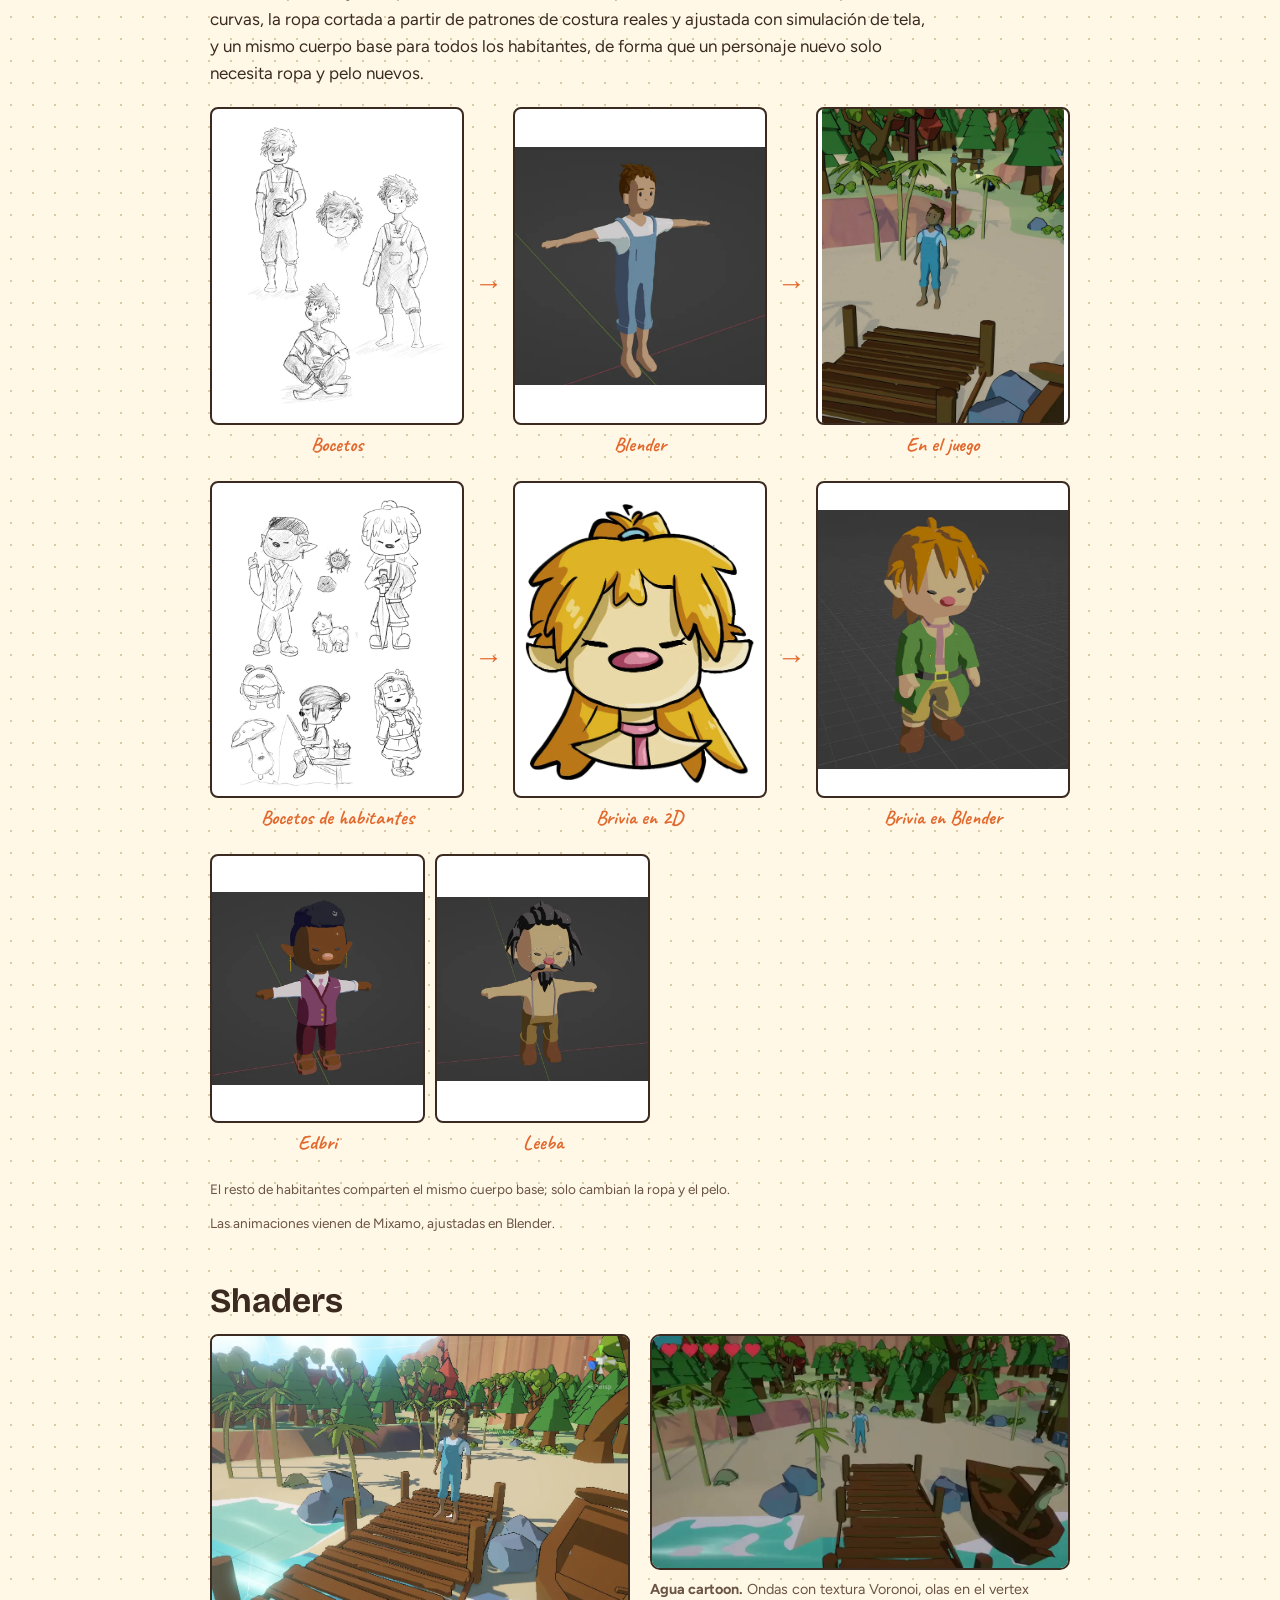
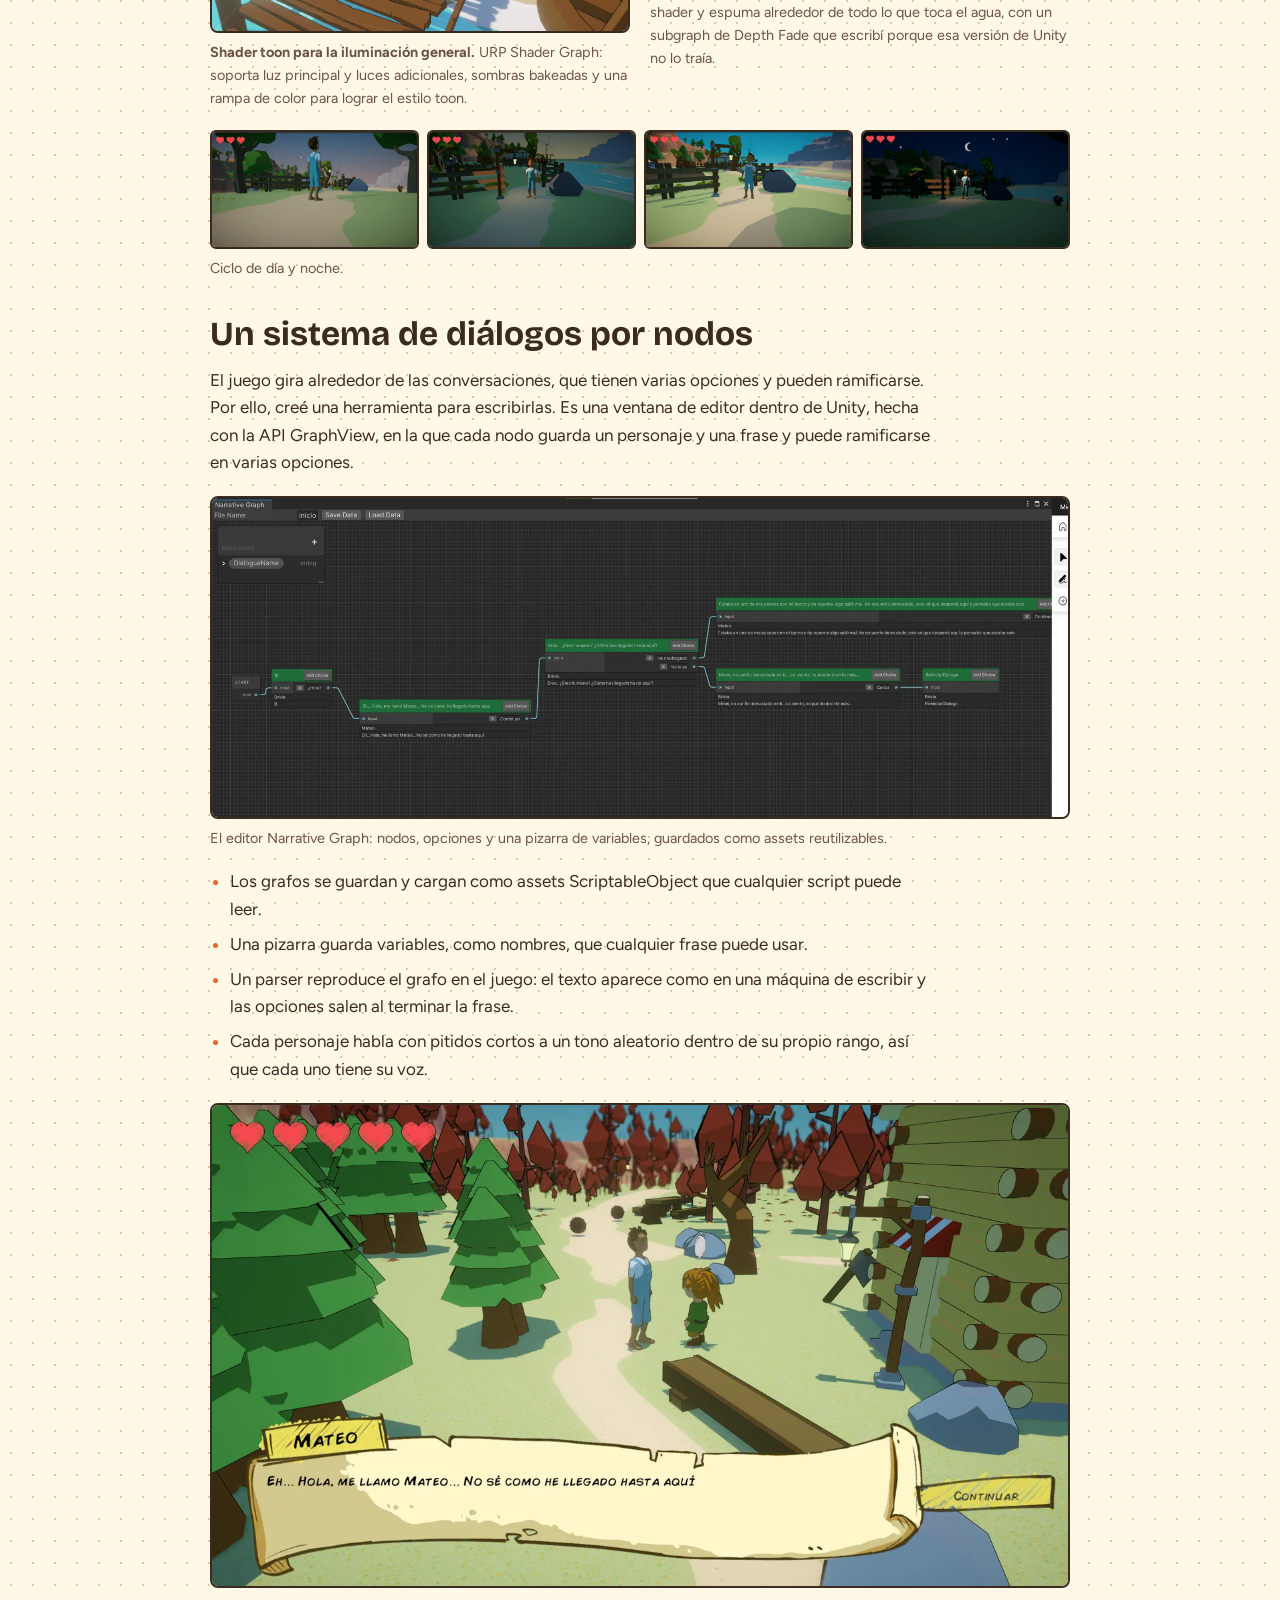
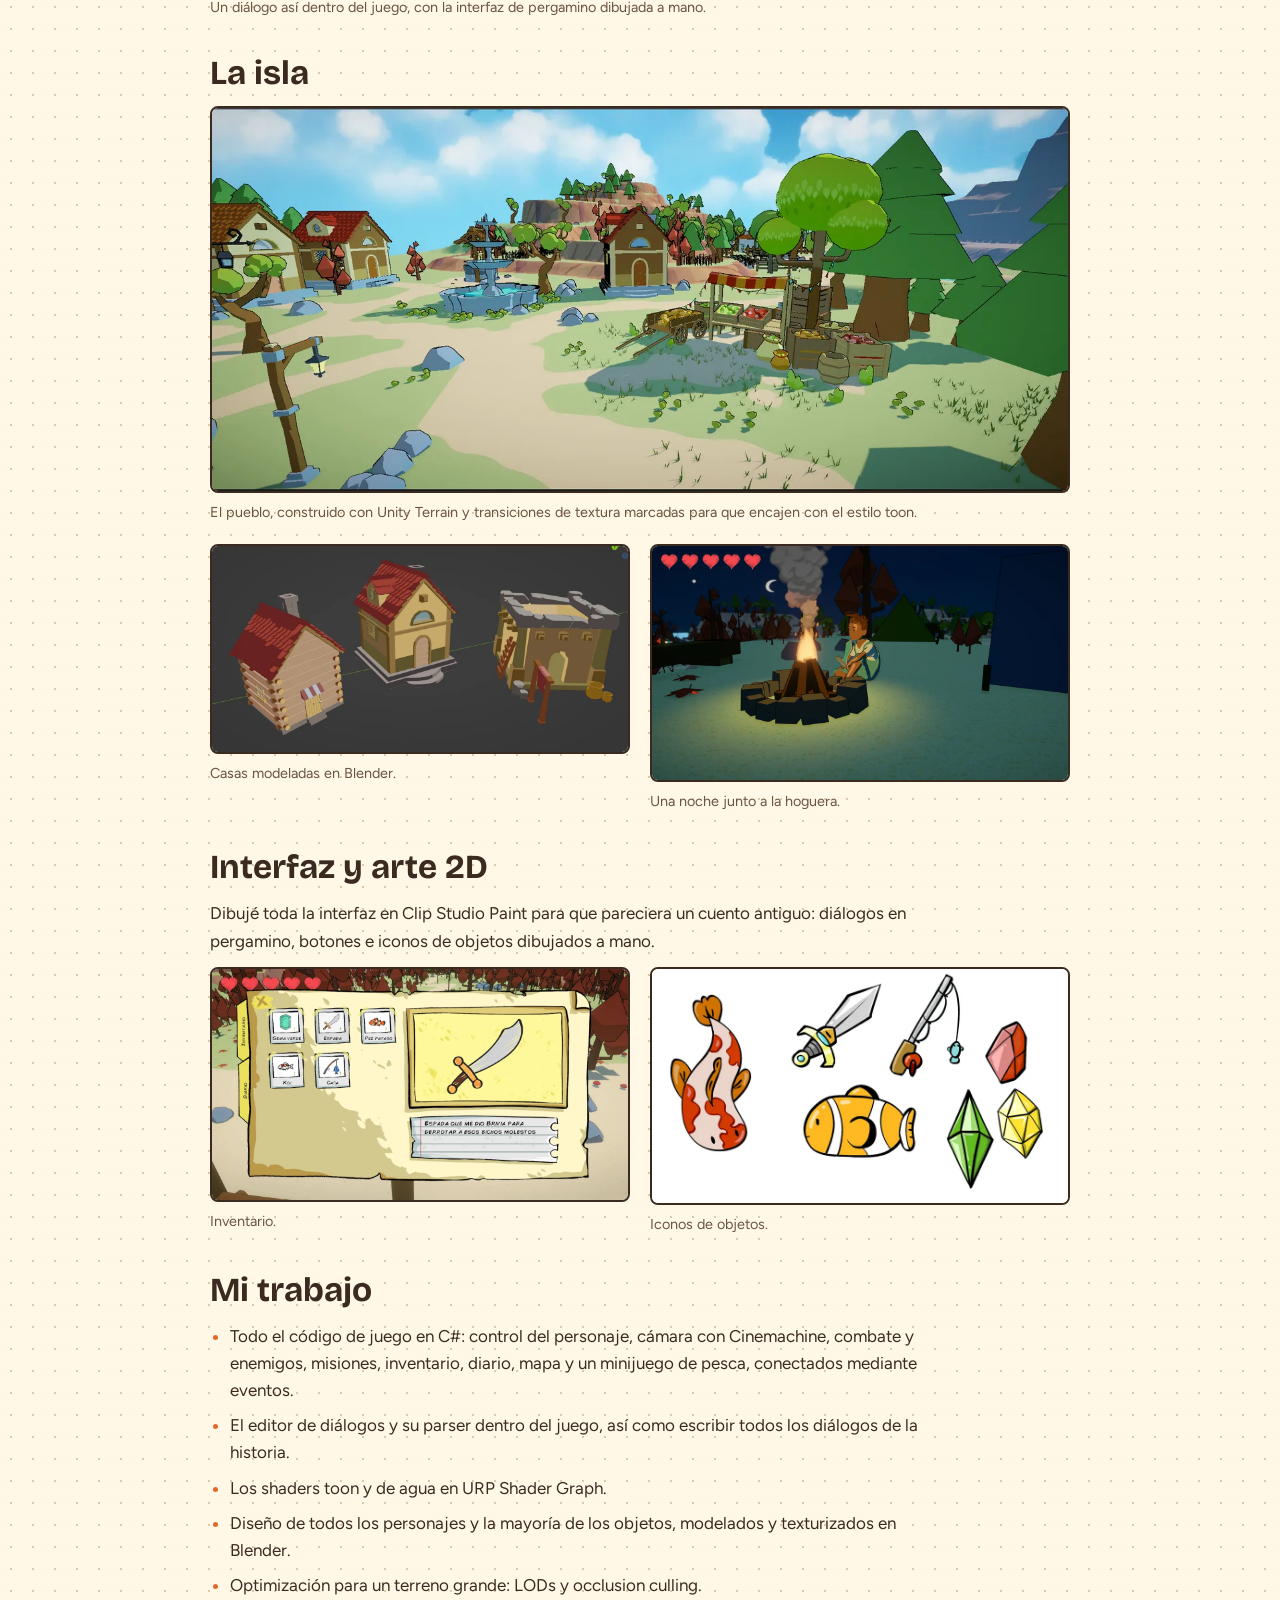
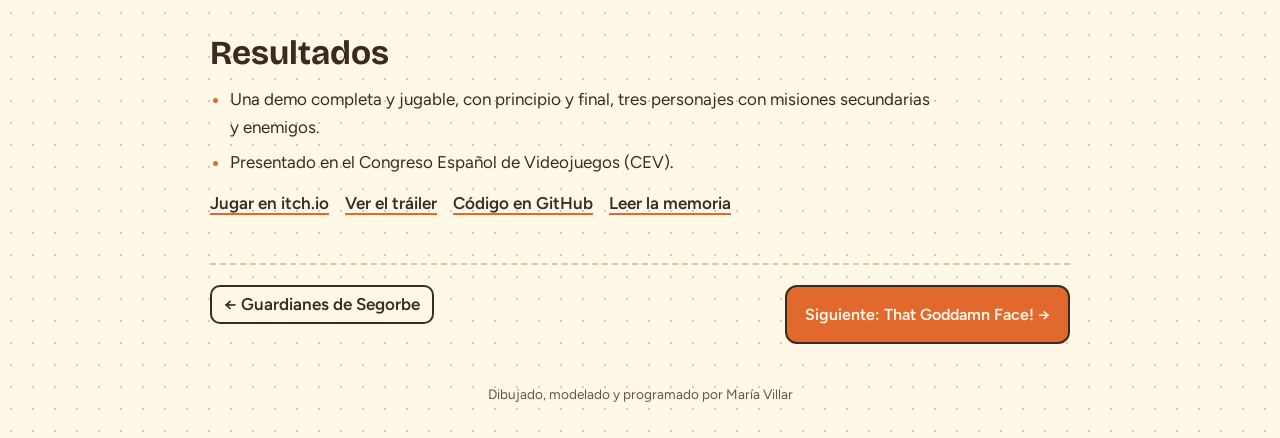
<file: es/projects/nebali/index.html>
<!doctype html>
<html lang="es">

<head>
  <meta charset="utf-8">
  <meta name="viewport" content="width=device-width, initial-scale=1, viewport-fit=cover">
  <title>Nebali: The Lost Island · María Villar</title>
  <meta name="description"
    content="Una aventura acogedora en tercera persona que hice sola como trabajo de fin de grado: historia, código, personajes 3D, shaders toon y de agua, interfaz y un editor de diálogos por nodos en Unity.">
  <link rel="canonical" href="https://mariavllr.github.io/es/projects/nebali/">
  <meta property="og:type" content="website">
  <meta property="og:locale" content="es_ES">
  <meta property="og:title" content="Nebali: The Lost Island · María Villar">
  <meta property="og:description"
    content="Una aventura acogedora en tercera persona que hice sola como trabajo de fin de grado: historia, código, personajes 3D, shaders toon y de agua, interfaz y un editor de diálogos por nodos en Unity.">
  <meta property="og:url" content="https://mariavllr.github.io/es/projects/nebali/">
  <meta property="og:image" content="https://mariavllr.github.io/assets/img/og.jpg">
  <meta name="twitter:card" content="summary_large_image">
  <link rel="alternate" hreflang="en" href="https://mariavllr.github.io/projects/nebali/">
  <link rel="alternate" hreflang="es" href="https://mariavllr.github.io/es/projects/nebali/">
  <link rel="alternate" hreflang="x-default" href="https://mariavllr.github.io/projects/nebali/">
  <meta name="theme-color" content="#FFF8E7">
  <link rel="icon" href="../../../assets/img/favicon.svg" type="image/svg+xml">
  <link rel="preconnect" href="https://fonts.googleapis.com">
  <link rel="preconnect" href="https://fonts.gstatic.com" crossorigin>
  <link rel="stylesheet"
    href="https://fonts.googleapis.com/css2?family=Bricolage+Grotesque:opsz,wght@12..96,500;12..96,700&family=Figtree:wght@400;500;600&family=Caveat:wght@500;700&display=swap">
  <link rel="stylesheet" href="../../../assets/css/style.css">
</head>

<body>
  <a class="skip" href="#main">Saltar al contenido</a>
  <header>
    <div class="wrap">
      <a class="logo" href="../../index.html" aria-label="María Villar, inicio">MV.</a>
      <nav aria-label="Secciones"><a href="../../index.html#work">Trabajo</a><a
          href="../../index.html#research">Investigación</a><a href="../../index.html#art">Arte</a><a
          href="../../index.html#about">Sobre mí</a><a href="../../index.html#contact">Contacto</a></nav>
      <div class="lang" role="group" aria-label="Idioma"><a href="../../../projects/nebali/index.html" hreflang="en"
          lang="en">EN</a><a href="#" hreflang="es" lang="es" aria-current="page">ES</a></div>
    </div>
  </header>

  <main id="main" class="wrap case">
    <a class="back" href="../../index.html#work">← Volver a todo el trabajo</a>
    <p class="meta">Trabajo de fin de grado · Universitat Jaume I · 2023</p>
    <h1>Nebali: The Lost Island</h1>
    <p class="lede">Este juego forma parte del Trabajo de Fin de Grado titulado «La inmersión en los videojuegos y la
      narrativa sobre salud mental». El proyecto demuestra cómo un videojuego puede resultar divertido y ameno, al
      tiempo que explora, de manera sutil, una narrativa centrada en la salud mental. El protagonista, Mateo, naufraga
      en una isla desconocida; allí descubre que no está solo y debe interactuar con los habitantes, completar misiones
      y enfrentarse a enemigos para liberar la isla de los «Boo».

      He desarrollado el proyecto en su totalidad utilizando Unity.</p>
    <div class="cover yt stick" data-yt="X46pWPQkmEc" data-title="Tráiler de Nebali">
      <span class="tape" aria-hidden="true"></span>
      <button class="yt-btn" type="button" aria-label="Reproducir el tráiler de Nebali en YouTube"><img
          src="../../../assets/img/nebali-title.webp" alt=""><span class="yt-play"><span aria-hidden="true">▶</span> Ver
          el tráiler</span></button>
    </div>
    <dl class="facts">
      <div>
        <dt>Mi rol</dt>
        <dd>Desarrolladora en solitario: diseño, guion, programación, arte 3D, shaders e interfaz</dd>
      </div>
      <div>
        <dt>Contexto</dt>
        <dd>Trabajo de fin de grado, Grado en Diseño y Desarrollo de Videojuegos, Universitat Jaume I</dd>
      </div>
      <div>
        <dt>Hecho con</dt>
        <dd>Unity (URP), C#, Blender, Clip Studio Paint</dd>
      </div>
    </dl>

    <section>
      <h2>La idea</h2>
      <p>Mateo despierta en una isla desconocida tras un naufragio. Para volver a casa tiene que liberarla de los Boos,
        pequeñas criaturas que representan los pensamientos intrusivos, y por el camino conoce a sus habitantes.</p>
      <p>Quería un juego que tratara la salud mental sin ser un juego terapéutico: divertido para cualquiera, con
        personajes en los que reconocerse. Para mi TFG, quería explorar la estética cozy y modelar personajes y
        escenarios de cero. Por eso decidí hacer esto, para aplicar todos los conocimientos que aprendí durante mis
        estudios.</p>
    </section>

    <section>
      <h2>Del boceto al juego</h2>
      <p>Todos los personajes empezaron como un boceto a lápiz. Los modelé en Blender: el pelo con curvas, la ropa
        cortada a partir de patrones de costura reales y ajustada con simulación de tela, y un mismo cuerpo base para
        todos los habitantes, de forma que un personaje nuevo solo necesita ropa y pelo nuevos.</p>
      <div class="chain chain-3">
        <figure><img src="../../../assets/img/nebali-sketch-mateo.webp"
            alt="Bocetos a lápiz de Mateo con peto, en distintas poses" loading="lazy">
          <figcaption>Bocetos</figcaption>
        </figure><span class="arr" aria-hidden="true">→</span>
        <figure><img src="../../../assets/img/nebali-mateo-3d.webp" alt="Mateo modelado en Blender, en pose T"
            loading="lazy">
          <figcaption>Blender</figcaption>
        </figure><span class="arr" aria-hidden="true">→</span>
        <figure><img src="../../../assets/img/nebali-mateo-game.webp" alt="Mateo de pie en la playa, dentro del juego"
            loading="lazy">
          <figcaption>En el juego</figcaption>
        </figure>
      </div>
      <div class="chain chain-3">
        <figure><img src="../../../assets/img/nebali-sketch-npcs.webp"
            alt="Bocetos a lápiz de los habitantes y de pequeñas criaturas" loading="lazy">
          <figcaption>Bocetos de habitantes</figcaption>
        </figure><span class="arr" aria-hidden="true">→</span>
        <figure><img src="../../../assets/img/nebali-brivia-2d.webp"
            alt="Dibujo a color de Brivia, una habitante de pelo largo y pelirrojo" loading="lazy">
          <figcaption>Brivia en 2D</figcaption>
        </figure><span class="arr" aria-hidden="true">→</span>
        <figure><img src="../../../assets/img/nebali-brivia-3d.webp" alt="Brivia modelada en Blender, con ropa verde"
            loading="lazy">
          <figcaption>Brivia en Blender</figcaption>
        </figure>
      </div>
      <div class="chain models">
        <figure><img src="../../../assets/img/nebali-islander-3d.webp"
            alt="Edbri, el alcalde, con chaleco morado, modelado en Blender en pose T" loading="lazy">
          <figcaption>Edbri</figcaption>
        </figure>
        <figure><img src="../../../assets/img/nebali-islander2-3d.webp"
            alt="Leeba, el viejo pescador con barba y gafas, modelado en Blender en pose T" loading="lazy">
          <figcaption>Leeba</figcaption>
        </figure>
      </div>
      <p class="caption">El resto de habitantes comparten el mismo cuerpo base; solo cambian la ropa y el pelo.</p>
      <p class="caption">Las animaciones vienen de Mixamo, ajustadas en Blender.</p>
    </section>

    <section>
      <h2>Shaders</h2>
      <div class="shots">
        <figure class="shotfig"><img src="../../../assets/img/nebali-toon.webp"
            alt="El embarcadero y la playa con el shader toon: bandas de color planas y contornos oscuros"
            loading="lazy">
          <figcaption><b>Shader toon para la iluminación general.</b> URP Shader Graph: soporta luz principal y luces
            adicionales, sombras bakeadas y una rampa de color para lograr el estilo toon.</figcaption>
        </figure>
        <figure class="shotfig clip"><video class="loop" autoplay muted loop playsinline preload="metadata"
            poster="../../../assets/img/nebali-water-poster.webp"
            aria-label="Agua cartoon con ondas en movimiento y espuma blanca alrededor del embarcadero y la barca">
            <source src="../../../assets/video/nebali-water.mp4" type="video/mp4">
          </video>
          <figcaption><b>Agua cartoon.</b> Ondas con textura Voronoi, olas en el vertex shader y espuma alrededor de
            todo lo que toca el agua, con un subgraph de Depth Fade que escribí porque esa versión de Unity no lo traía.
          </figcaption>
        </figure>
      </div>
      <figure class="shotfig">
        <div class="timestrip"><img src="../../../assets/img/nebali-time-1.webp" alt="La isla en otro momento del día"
            loading="lazy"><img src="../../../assets/img/nebali-time-2.webp" alt="La isla en otro momento del día"
            loading="lazy"><img src="../../../assets/img/nebali-time-3.webp" alt="La isla en otro momento del día"
            loading="lazy"><img src="../../../assets/img/nebali-time-4.webp" alt="La isla en otro momento del día"
            loading="lazy"></div>
        <figcaption>Ciclo de día y noche.</figcaption>
      </figure>
    </section>

    <section>
      <h2>Un sistema de diálogos por nodos</h2>
      <p>El juego gira alrededor de las conversaciones, que tienen varias opciones y pueden ramificarse. Por ello, creé
        una herramienta para escribirlas. Es una ventana de editor dentro de Unity, hecha con la API GraphView, en la
        que cada nodo guarda un personaje y una frase y puede ramificarse en varias opciones.</p>
      <figure class="shotfig"><img src="../../../assets/img/nebali-graph.webp"
          alt="La ventana del editor Narrative Graph en Unity, con nodos de diálogo conectados y sus opciones"
          loading="lazy">
        <figcaption>El editor Narrative Graph: nodos, opciones y una pizarra de variables, guardados como assets
          reutilizables.</figcaption>
      </figure>
      <ul class="did" style="margin-top:18px">
        <li>Los grafos se guardan y cargan como assets ScriptableObject que cualquier script puede leer.</li>
        <li>Una pizarra guarda variables, como nombres, que cualquier frase puede usar.</li>
        <li>Un parser reproduce el grafo en el juego: el texto aparece como en una máquina de escribir y las opciones
          salen al terminar la frase.</li>
        <li>Cada personaje habla con pitidos cortos a un tono aleatorio dentro de su propio rango, así que cada uno
          tiene su voz.</li>
      </ul>
      <figure class="shotfig"><img src="../../../assets/img/nebali-dialogue.webp"
          alt="Diálogo dentro del juego: Mateo habla con un habitante, con el texto en un pergamino" loading="lazy">
        <figcaption>Un diálogo así dentro del juego, con la interfaz de pergamino dibujada a mano.</figcaption>
      </figure>
    </section>

    <section>
      <h2>La isla</h2>
      <div class="shots">
        <figure class="shotfig wide"><img src="../../../assets/img/nebali-town.webp"
            alt="El pueblo de la isla, con casas de madera, una fuente y un puesto de mercado" loading="lazy">
          <figcaption>El pueblo, construido con Unity Terrain y transiciones de textura marcadas para que encajen con el
            estilo toon.</figcaption>
        </figure>
        <figure class="shotfig"><img src="../../../assets/img/nebali-houses.webp"
            alt="Tres casas estilizadas modeladas en Blender" loading="lazy">
          <figcaption>Casas modeladas en Blender.</figcaption>
        </figure>
        <figure class="shotfig"><img src="../../../assets/img/nebali-campfire.webp"
            alt="Mateo sentado junto a una hoguera de noche" loading="lazy">
          <figcaption>Una noche junto a la hoguera.</figcaption>
        </figure>
      </div>
    </section>

    <section>
      <h2>Interfaz y arte 2D</h2>
      <p>Dibujé toda la interfaz en Clip Studio Paint para que pareciera un cuento antiguo: diálogos en pergamino,
        botones e iconos de objetos dibujados a mano.</p>
      <div class="shots">
        <figure class="shotfig"><img src="../../../assets/img/nebali-inventory.webp"
            alt="Inventario sobre un pergamino, con una espada y su descripción" loading="lazy">
          <figcaption>Inventario.</figcaption>
        </figure>
        <figure class="shotfig"><img src="../../../assets/img/nebali-icons.webp"
            alt="Iconos de objetos dibujados a mano: peces, una espada, una caña de pescar y gemas" loading="lazy">
          <figcaption>Iconos de objetos.</figcaption>
        </figure>
      </div>
    </section>

    <section>
      <h2>Mi trabajo</h2>
      <ul class="did">
        <li>Todo el código de juego en C#: control del personaje, cámara con Cinemachine, combate y enemigos, misiones,
          inventario, diario, mapa y un minijuego de pesca, conectados mediante eventos.</li>
        <li>El editor de diálogos y su parser dentro del juego, así como escribir todos los diálogos de la historia.
        </li>
        <li>Los shaders toon y de agua en URP Shader Graph.</li>
        <li>Diseño de todos los personajes y la mayoría de los objetos, modelados y texturizados en Blender.
        </li>
        <li>Optimización para un terreno grande: LODs y occlusion culling.</li>
      </ul>
    </section>

    <section>
      <h2>Resultados</h2>
      <ul class="did">
        <li>Una demo completa y jugable, con principio y final, tres personajes con misiones secundarias y enemigos.
        </li>
        <li>Presentado en el Congreso Español de Videojuegos (CEV).</li>
      </ul>
      <div class="links" style="margin-top:14px"><a href="https://mariavllr.itch.io/nebali-the-lost-island">Jugar en
          itch.io</a><a href="https://www.youtube.com/watch?v=X46pWPQkmEc">Ver el tráiler</a><a
          href="https://github.com/mariavllr/Nebali-TheLostIsland">Código en GitHub</a><a
          href="https://repositori.uji.es/xmlui/handle/10234/203636">Leer la memoria</a></div>
    </section>

    <div class="next"><a class="back" href="../segorbe/index.html">← Guardianes de Segorbe</a><a class="btn"
        href="../that-goddamn-face/index.html">Siguiente: That Goddamn Face! →</a></div>
  </main>

  <footer>Dibujado, modelado y programado por María Villar</footer>
  <script src="../../../assets/js/main.js" defer></script>
</body>

</html>
</file>
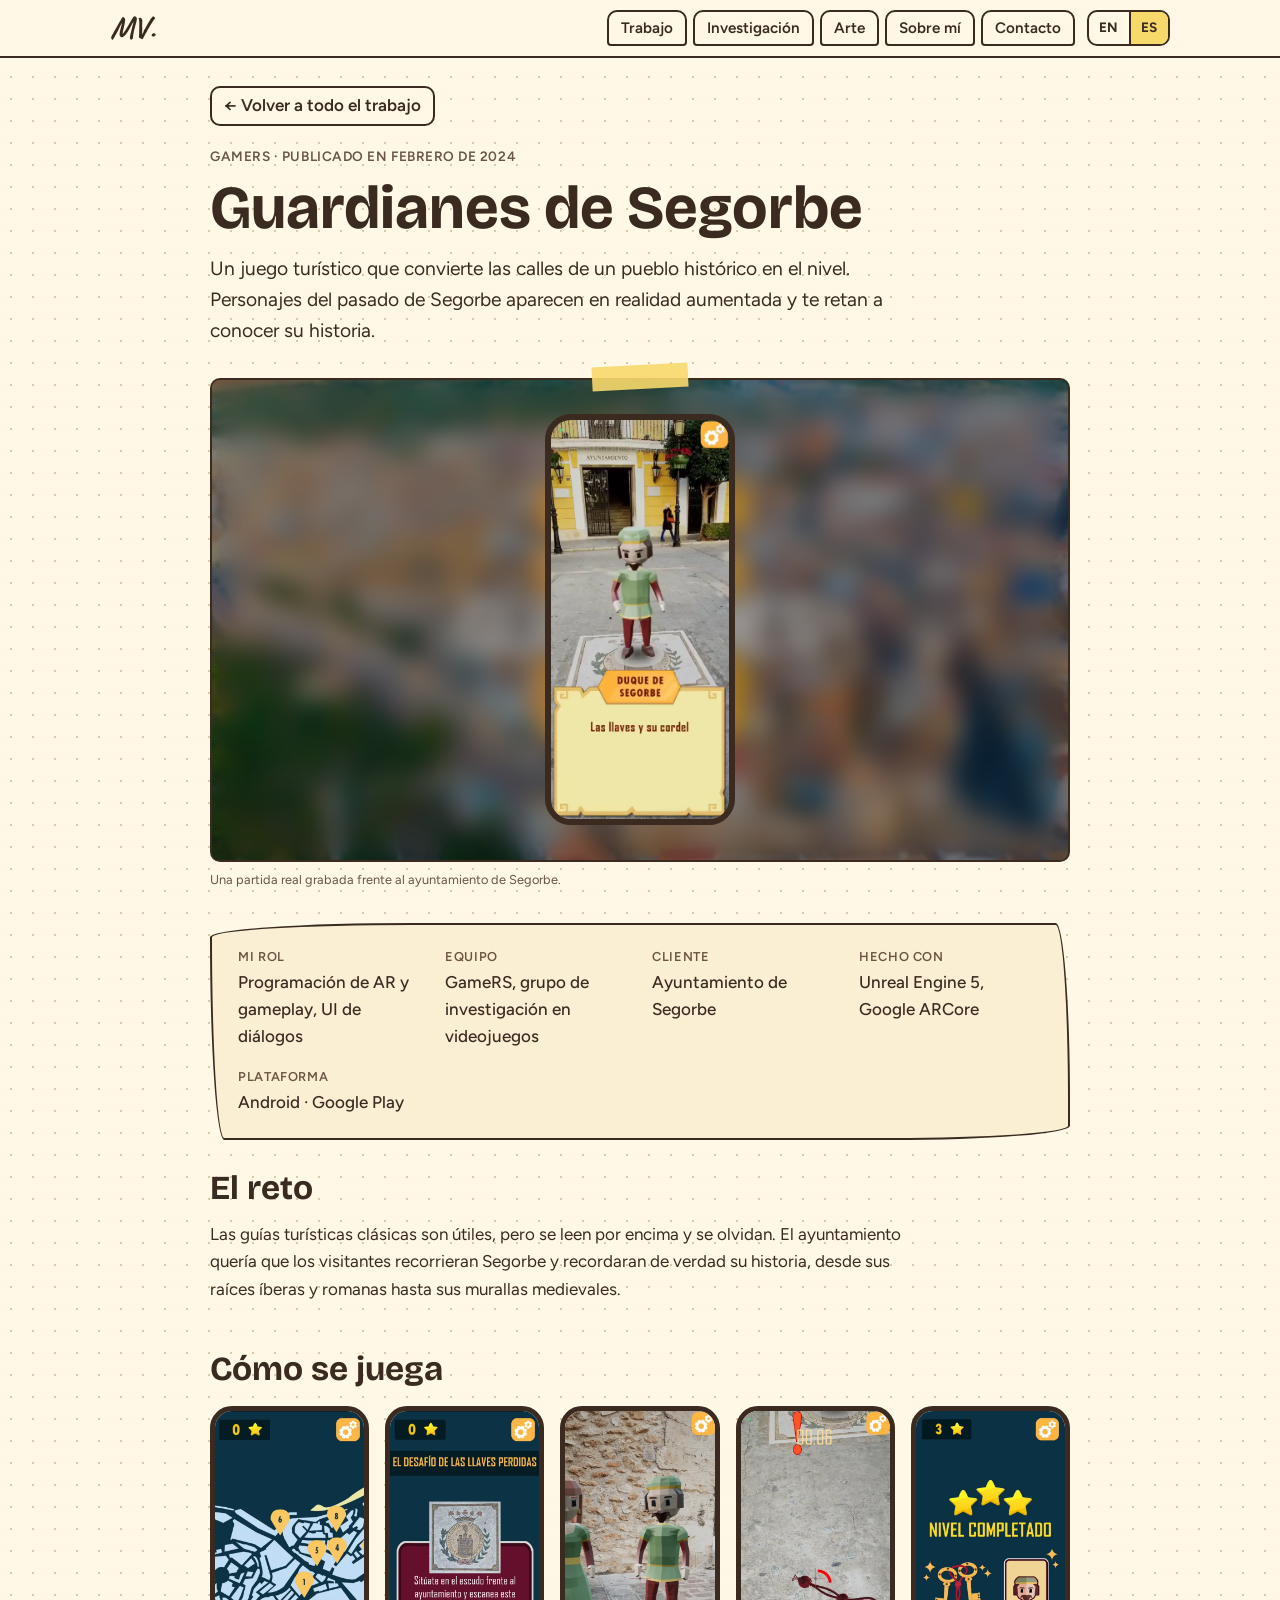
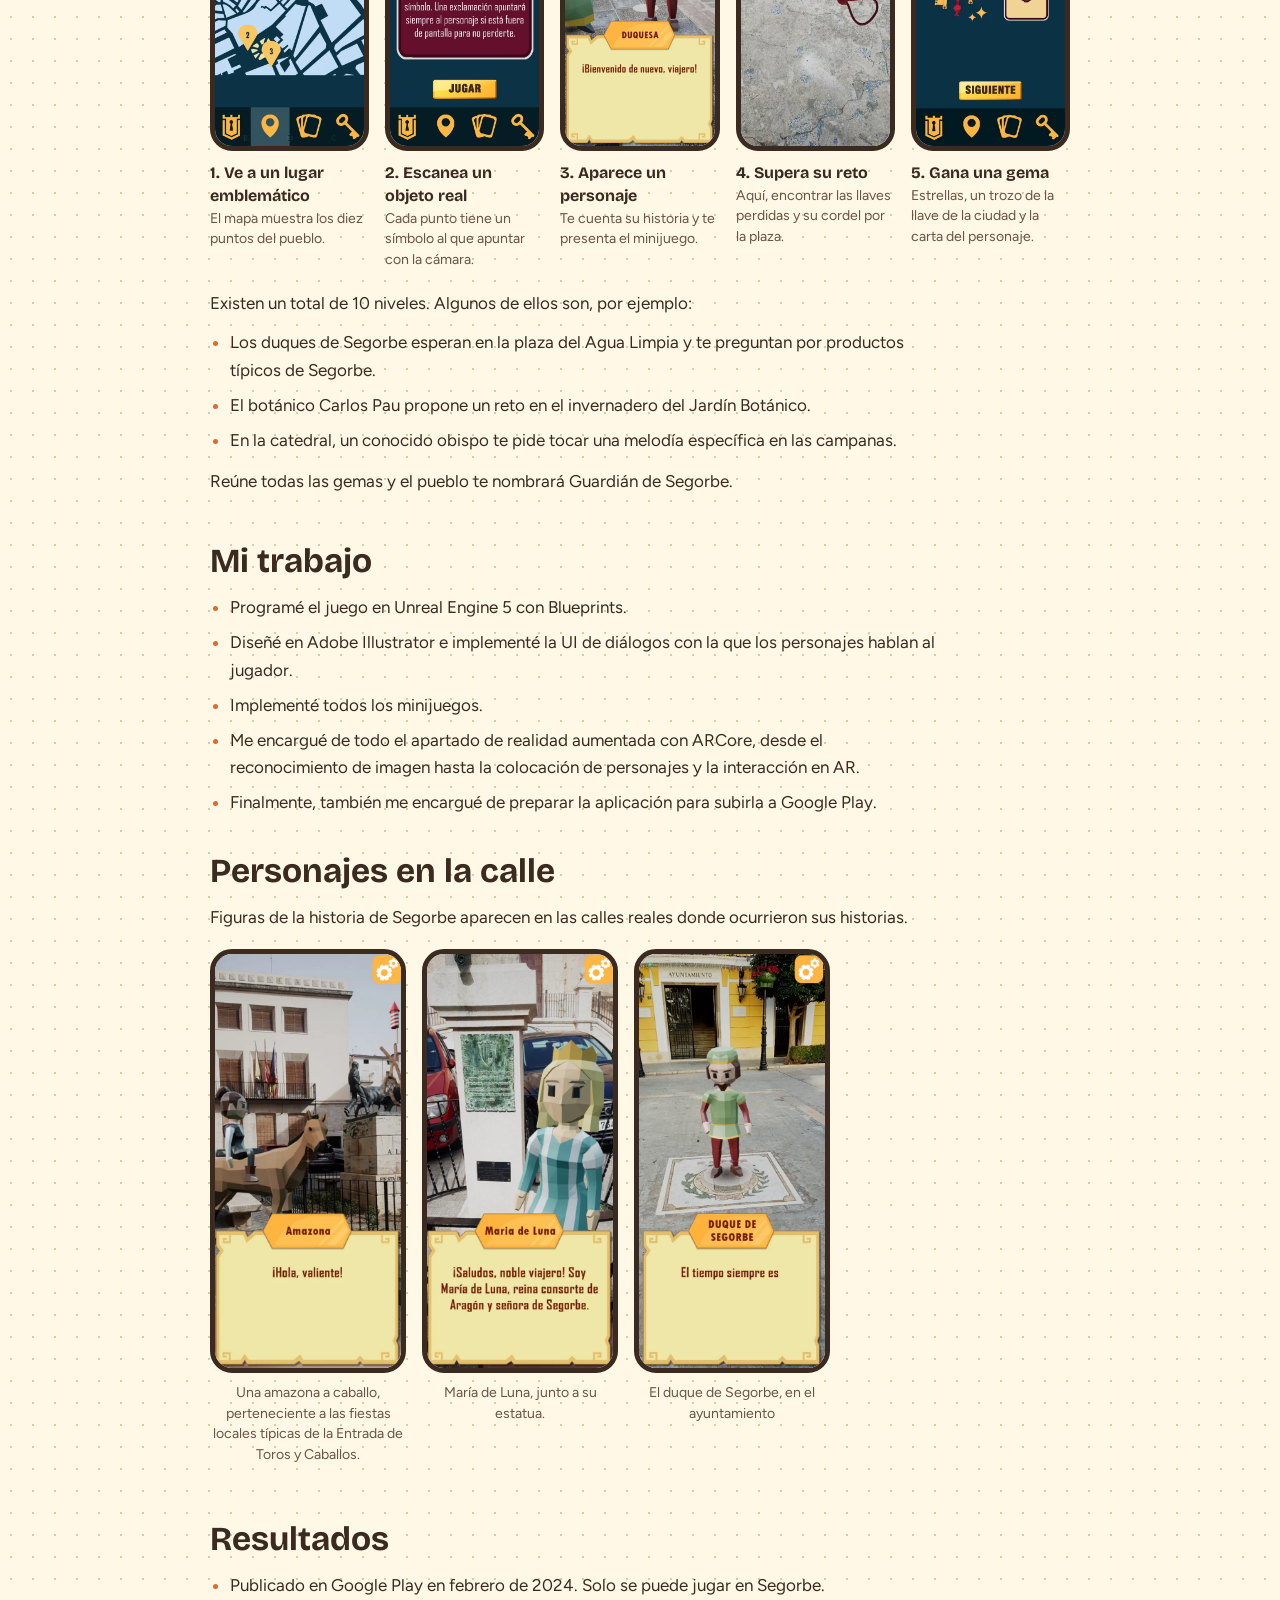
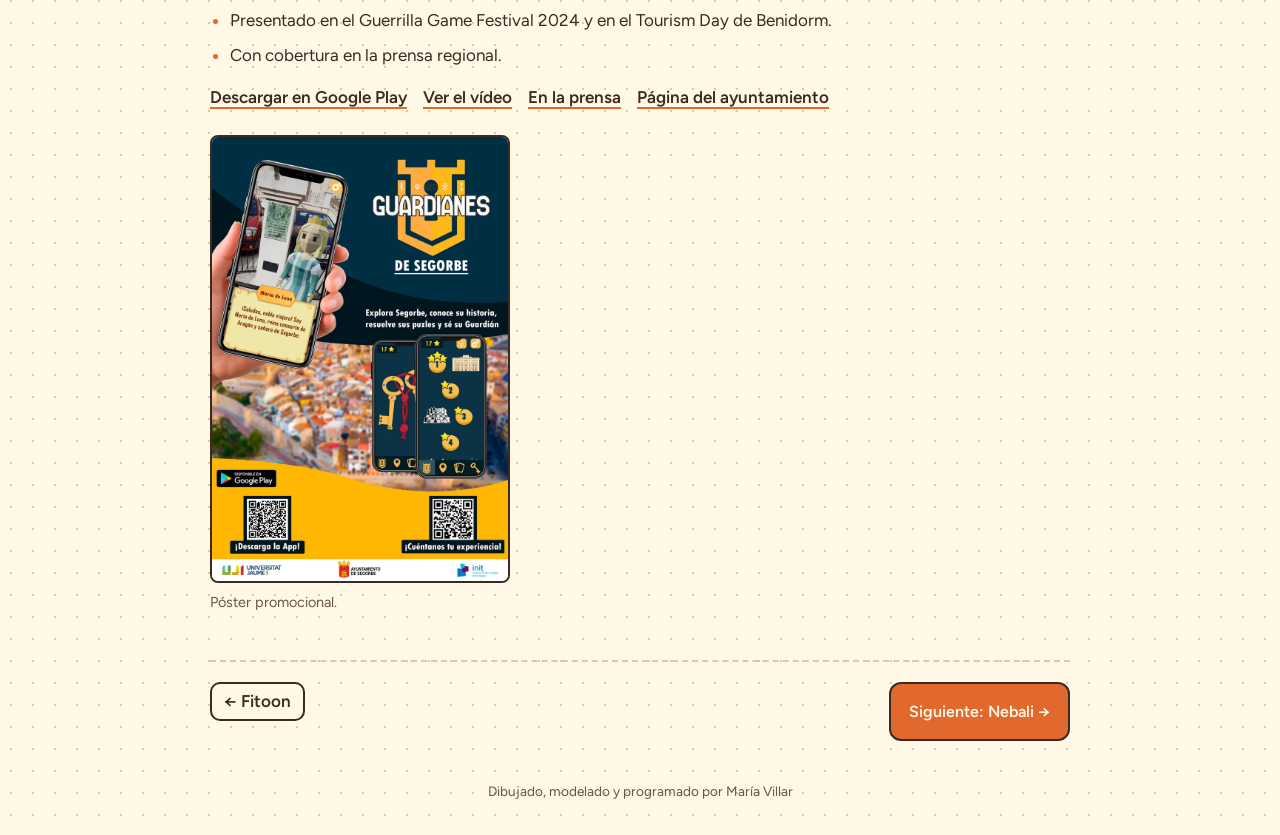
<file: es/projects/segorbe/index.html>
<!doctype html>
<html lang="es">

<head>
  <meta charset="utf-8">
  <meta name="viewport" content="width=device-width, initial-scale=1, viewport-fit=cover">
  <title>Guardianes de Segorbe · María Villar</title>
  <meta name="description"
    content="Un juego turístico de realidad aumentada para Segorbe, hecho en Unreal Engine 5 y publicado en Google Play.">
  <link rel="canonical" href="https://mariavllr.github.io/es/projects/segorbe/">
  <meta property="og:type" content="website">
  <meta property="og:locale" content="es_ES">
  <meta property="og:title" content="Guardianes de Segorbe · María Villar">
  <meta property="og:description"
    content="Un juego turístico de realidad aumentada para Segorbe, hecho en Unreal Engine 5 y publicado en Google Play.">
  <meta property="og:url" content="https://mariavllr.github.io/es/projects/segorbe/">
  <meta property="og:image" content="https://mariavllr.github.io/assets/img/og.jpg">
  <meta name="twitter:card" content="summary_large_image">
  <link rel="alternate" hreflang="en" href="https://mariavllr.github.io/projects/segorbe/">
  <link rel="alternate" hreflang="es" href="https://mariavllr.github.io/es/projects/segorbe/">
  <link rel="alternate" hreflang="x-default" href="https://mariavllr.github.io/projects/segorbe/">
  <meta name="theme-color" content="#FFF8E7">
  <link rel="icon" href="../../../assets/img/favicon.svg" type="image/svg+xml">
  <link rel="preconnect" href="https://fonts.googleapis.com">
  <link rel="preconnect" href="https://fonts.gstatic.com" crossorigin>
  <link rel="stylesheet"
    href="https://fonts.googleapis.com/css2?family=Bricolage+Grotesque:opsz,wght@12..96,500;12..96,700&family=Figtree:wght@400;500;600&family=Caveat:wght@500;700&display=swap">
  <link rel="stylesheet" href="../../../assets/css/style.css">
</head>

<body>
  <a class="skip" href="#main">Saltar al contenido</a>
  <header>
    <div class="wrap">
      <a class="logo" href="../../index.html" aria-label="María Villar, inicio">MV.</a>
      <nav aria-label="Secciones"><a href="../../index.html#work">Trabajo</a><a
          href="../../index.html#research">Investigación</a><a href="../../index.html#art">Arte</a><a
          href="../../index.html#about">Sobre mí</a><a href="../../index.html#contact">Contacto</a></nav>
      <div class="lang" role="group" aria-label="Idioma"><a href="../../../projects/segorbe/index.html" hreflang="en"
          lang="en">EN</a><a href="#" hreflang="es" lang="es" aria-current="page">ES</a></div>
    </div>
  </header>

  <main id="main" class="wrap case">
    <a class="back" href="../../index.html#work">← Volver a todo el trabajo</a>
    <p class="meta">GameRS · Publicado en febrero de 2024</p>
    <h1>Guardianes de Segorbe</h1>
    <p class="lede">Un juego turístico que convierte las calles de un pueblo histórico en el nivel. Personajes del
      pasado de Segorbe aparecen en realidad aumentada y te retan a conocer su historia.</p>
    <div class="cover phone-cover stick">
      <span class="tape" aria-hidden="true"></span>
      <div class="phone-stage" style="background-image:url('../../../assets/img/segorbe-aerial.webp')">
        <div class="phone big"><video class="loop" autoplay muted loop playsinline preload="metadata"
            poster="../../../assets/img/segorbe-ar.webp"
            aria-label="Grabación con el móvil en Segorbe: el duque de Segorbe aparece en AR en la plaza del ayuntamiento y habla mediante un cuadro de diálogo; después empieza el temporizador de su reto">
            <source src="../../../assets/video/segorbe-ar.mp4" type="video/mp4">
          </video></div>
      </div>
      <p class="yt-note">Una partida real grabada frente al ayuntamiento de Segorbe.</p>
    </div>
    <dl class="facts">
      <div>
        <dt>Mi rol</dt>
        <dd>Programación de AR y gameplay, UI de diálogos</dd>
      </div>
      <div>
        <dt>Equipo</dt>
        <dd>GameRS, grupo de investigación en videojuegos</dd>
      </div>
      <div>
        <dt>Cliente</dt>
        <dd>Ayuntamiento de Segorbe</dd>
      </div>
      <div>
        <dt>Hecho con</dt>
        <dd>Unreal Engine 5, Google ARCore</dd>
      </div>
      <div>
        <dt>Plataforma</dt>
        <dd>Android · Google Play</dd>
      </div>
    </dl>

    <section>
      <h2>El reto</h2>
      <p>Las guías turísticas clásicas son útiles, pero se leen por encima y se olvidan. El ayuntamiento quería que los
        visitantes recorrieran Segorbe y recordaran de verdad su historia, desde sus raíces íberas y romanas hasta sus
        murallas medievales.</p>
    </section>

    <section>
      <h2>Cómo se juega</h2>
      <div class="story">
        <figure>
          <div class="phone"><img src="../../../assets/img/segorbe-map.webp"
              alt="Mapa de Segorbe con marcadores numerados" loading="lazy"></div>
          <figcaption><b>1. Ve a un lugar emblemático</b>El mapa muestra los diez puntos del pueblo.</figcaption>
        </figure>
        <figure>
          <div class="phone"><img src="../../../assets/img/segorbe-scan.webp"
              alt="Pantalla que pide escanear el escudo frente al ayuntamiento" loading="lazy"></div>
          <figcaption><b>2. Escanea un objeto real</b>Cada punto tiene un símbolo al que apuntar con la cámara.
          </figcaption>
        </figure>
        <figure>
          <div class="phone"><img src="../../../assets/img/segorbe-duchess.webp"
              alt="La duquesa de Segorbe en AR en una calle, saludando en un cuadro de diálogo" loading="lazy"></div>
          <figcaption><b>3. Aparece un personaje</b>Te cuenta su historia y te presenta el minijuego.</figcaption>
        </figure>
        <figure>
          <div class="phone"><img src="../../../assets/img/segorbe-minigame.webp"
              alt="Minijuego en AR: un cordel rojo sobre el suelo real, con un temporizador arriba" loading="lazy">
          </div>
          <figcaption><b>4. Supera su reto</b>Aquí, encontrar las llaves perdidas y su cordel por la plaza.</figcaption>
        </figure>
        <figure>
          <div class="phone"><img src="../../../assets/img/segorbe-complete.webp"
              alt="Pantalla de nivel completado con tres estrellas, las llaves y una carta de personaje" loading="lazy">
          </div>
          <figcaption><b>5. Gana una gema</b>Estrellas, un trozo de la llave de la ciudad y la carta del personaje.
          </figcaption>
        </figure>
      </div>
      <p>Existen un total de 10 niveles. Algunos de ellos son, por ejemplo:</p>
      <ul class="did">
        <li>Los duques de Segorbe esperan en la plaza del Agua Limpia y te preguntan por productos típicos de Segorbe.
        </li>
        <li>El botánico Carlos Pau propone un reto en el invernadero del Jardín Botánico.</li>
        <li>En la catedral, un conocido obispo te pide tocar una melodía específica en las campanas.</li>
      </ul>
      <p style="margin-top:14px">Reúne todas las gemas y el pueblo te nombrará Guardián de Segorbe.</p>
    </section>

    <section>
      <h2>Mi trabajo</h2>
      <ul class="did">
        <li>Programé el juego en Unreal Engine 5 con Blueprints.</li>
        <li>Diseñé en Adobe Illustrator e implementé la UI de diálogos con la que los personajes hablan al jugador.</li>
        <li>Implementé todos los minijuegos.</li>
        <li>Me encargué de todo el apartado de realidad aumentada con ARCore, desde el reconocimiento de imagen hasta
          la colocación de personajes y la interacción en AR.</li>
        <li>Finalmente, también me encargué de preparar la aplicación para subirla a Google Play.</li>
      </ul>
    </section>

    <section>
      <h2>Personajes en la calle</h2>
      <p>Figuras de la historia de Segorbe aparecen en las calles reales donde ocurrieron sus historias.</p>
      <div class="story street">
        <figure>
          <div class="phone"><img src="../../../assets/img/segorbe-amazon.webp"
              alt="Una amazona a caballo en AR junto a un edificio, saludando en un cuadro de diálogo" loading="lazy">
          </div>
          <figcaption>Una amazona a caballo, perteneciente a las fiestas locales típicas de la Entrada de Toros y
            Caballos.</figcaption>
        </figure>
        <figure>
          <div class="phone"><img src="../../../assets/img/segorbe-maria-de-luna.webp"
              alt="María de Luna en AR junto a una placa de piedra, presentándose en un cuadro de diálogo"
              loading="lazy"></div>
          <figcaption>María de Luna, junto a su estatua.</figcaption>
        </figure>
        <figure>
          <div class="phone"><img src="../../../assets/img/segorbe-duke.webp"
              alt="El duque de Segorbe en AR en la plaza del ayuntamiento, hablando en un cuadro de diálogo"
              loading="lazy"></div>
          <figcaption>El duque de Segorbe, en el ayuntamiento</figcaption>
        </figure>
      </div>
    </section>

    <section>
      <h2>Resultados</h2>
      <ul class="did">
        <li>Publicado en Google Play en febrero de 2024. Solo se puede jugar en Segorbe.</li>
        <li>Presentado en el Guerrilla Game Festival 2024 y en el Tourism Day de Benidorm.</li>
        <li>Con cobertura en la prensa regional.</li>
      </ul>
      <div class="links" style="margin-top:14px"><a
          href="https://play.google.com/store/apps/details?id=com.Gamers.Guardianes">Descargar en Google Play</a><a
          href="https://www.youtube.com/watch?v=e5QA6OeCTxU">Ver el vídeo</a><a
          href="https://www.elperiodicomediterraneo.com/comarcas/2024/02/26/videojuego-personajes-castellon-historia-pantalla-legendarios-segorbe-turismo-uji-98677100.html">En
          la prensa</a><a href="https://turismo.segorbe.es/guardianes-de-segorbe/">Página del ayuntamiento</a></div>
      <figure class="shotfig poster"><img src="../../../assets/img/segorbe-poster.webp"
          alt="Póster de Guardianes de Segorbe: un móvil con el juego sobre una foto aérea del pueblo, con códigos QR para descargarlo"
          loading="lazy">
        <figcaption>Póster promocional.</figcaption>
      </figure>
    </section>

    <div class="next"><a class="back" href="../fitoon/index.html">← Fitoon</a><a class="btn"
        href="../nebali/index.html">Siguiente: Nebali →</a></div>
  </main>

  <footer>Dibujado, modelado y programado por María Villar</footer>
  <script src="../../../assets/js/main.js" defer></script>
</body>

</html>
</file>
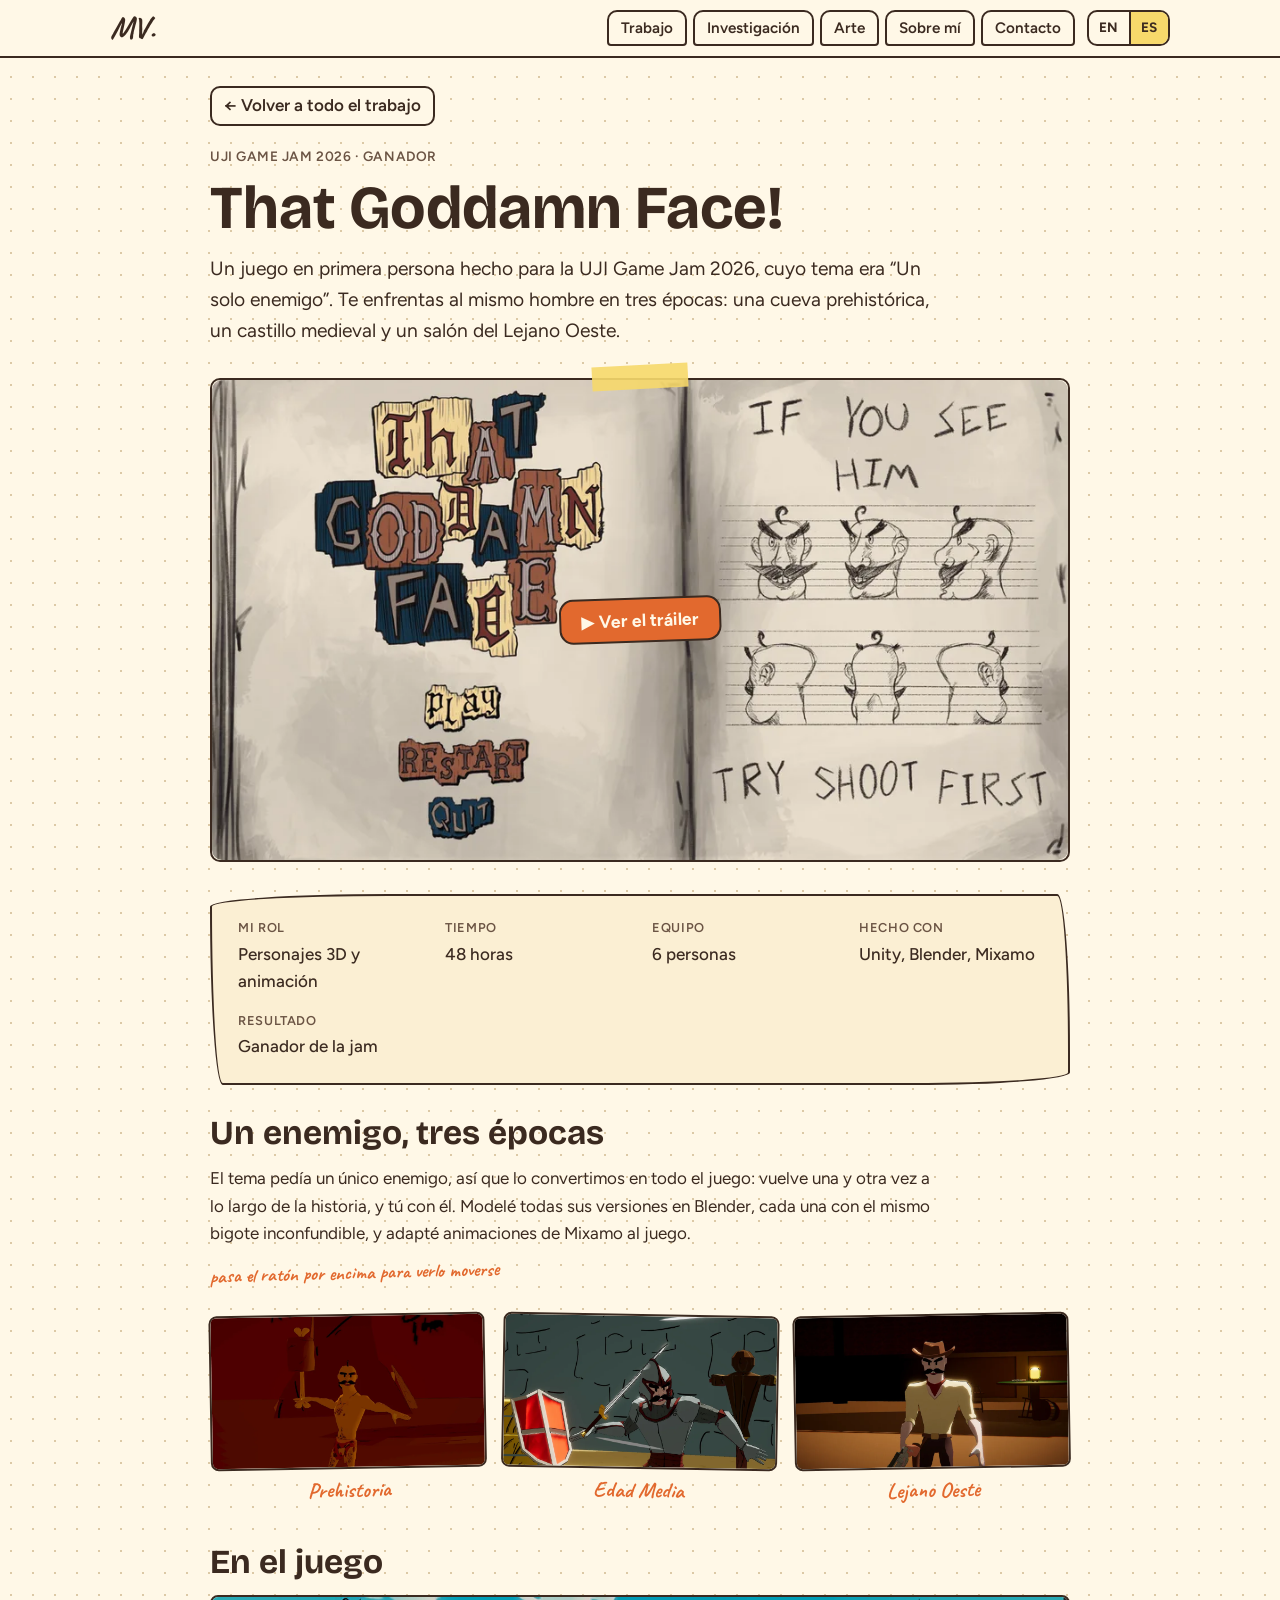
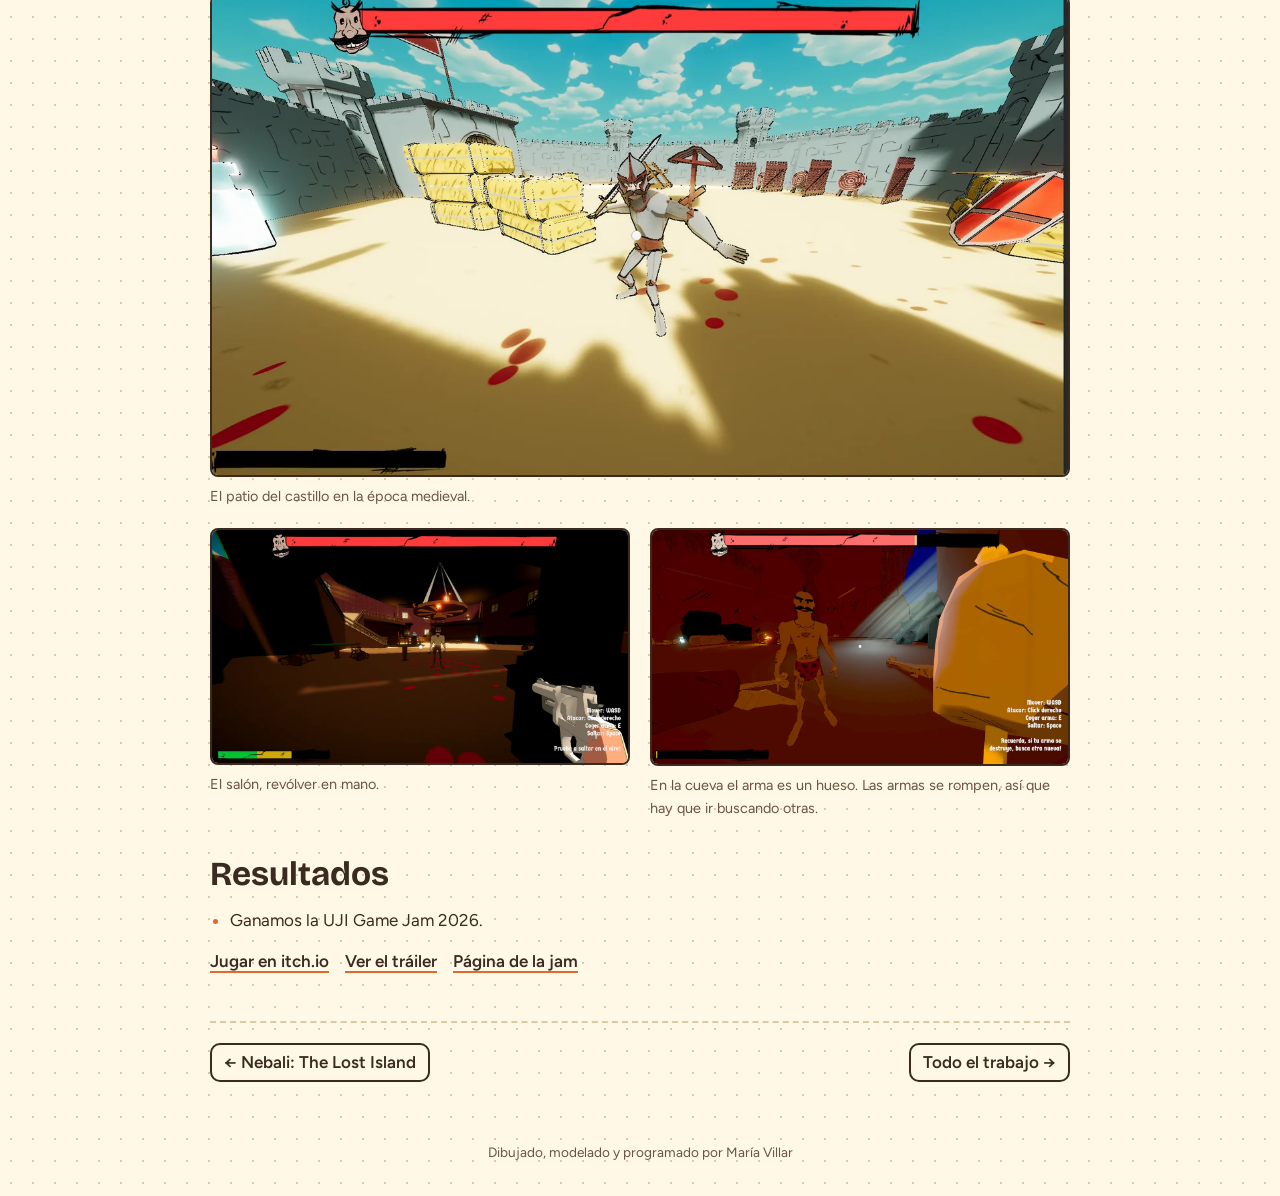
<file: es/projects/that-goddamn-face/index.html>
<!doctype html>
<html lang="es">

<head>
  <meta charset="utf-8">
  <meta name="viewport" content="width=device-width, initial-scale=1, viewport-fit=cover">
  <title>That Goddamn Face! · María Villar</title>
  <meta name="description"
    content="Ganador de la UJI Game Jam 2026: un juego en primera persona sobre un único enemigo al que te enfrentas en tres épocas. Modelé todos los personajes en Blender.">
  <link rel="canonical" href="https://mariavllr.github.io/es/projects/that-goddamn-face/">
  <meta property="og:type" content="website">
  <meta property="og:locale" content="es_ES">
  <meta property="og:title" content="That Goddamn Face! · María Villar">
  <meta property="og:description"
    content="Ganador de la UJI Game Jam 2026: un juego en primera persona sobre un único enemigo al que te enfrentas en tres épocas. Modelé todos los personajes en Blender.">
  <meta property="og:url" content="https://mariavllr.github.io/es/projects/that-goddamn-face/">
  <meta property="og:image" content="https://mariavllr.github.io/assets/img/og.jpg">
  <meta name="twitter:card" content="summary_large_image">
  <link rel="alternate" hreflang="en" href="https://mariavllr.github.io/projects/that-goddamn-face/">
  <link rel="alternate" hreflang="es" href="https://mariavllr.github.io/es/projects/that-goddamn-face/">
  <link rel="alternate" hreflang="x-default" href="https://mariavllr.github.io/projects/that-goddamn-face/">
  <meta name="theme-color" content="#FFF8E7">
  <link rel="icon" href="../../../assets/img/favicon.svg" type="image/svg+xml">
  <link rel="preconnect" href="https://fonts.googleapis.com">
  <link rel="preconnect" href="https://fonts.gstatic.com" crossorigin>
  <link rel="stylesheet"
    href="https://fonts.googleapis.com/css2?family=Bricolage+Grotesque:opsz,wght@12..96,500;12..96,700&family=Figtree:wght@400;500;600&family=Caveat:wght@500;700&display=swap">
  <link rel="stylesheet" href="../../../assets/css/style.css">
</head>

<body>
  <a class="skip" href="#main">Saltar al contenido</a>
  <header>
    <div class="wrap">
      <a class="logo" href="../../index.html" aria-label="María Villar, inicio">MV.</a>
      <nav aria-label="Secciones"><a href="../../index.html#work">Trabajo</a><a
          href="../../index.html#research">Investigación</a><a href="../../index.html#art">Arte</a><a
          href="../../index.html#about">Sobre mí</a><a href="../../index.html#contact">Contacto</a></nav>
      <div class="lang" role="group" aria-label="Idioma"><a href="../../../projects/that-goddamn-face/index.html"
          hreflang="en" lang="en">EN</a><a href="#" hreflang="es" lang="es" aria-current="page">ES</a></div>
    </div>
  </header>

  <main id="main" class="wrap case">
    <a class="back" href="../../index.html#work">← Volver a todo el trabajo</a>
    <p class="meta">UJI Game Jam 2026 · Ganador</p>
    <h1>That Goddamn Face!</h1>
    <p class="lede">Un juego en primera persona hecho para la UJI Game Jam 2026, cuyo tema era “Un solo enemigo”. Te
      enfrentas al mismo hombre en tres épocas: una cueva prehistórica, un castillo medieval y un salón del Lejano
      Oeste.</p>
    <div class="cover yt stick" data-yt="6AdIq4vunBU" data-title="Tráiler de That Goddamn Face!">
      <span class="tape" aria-hidden="true"></span>
      <button class="yt-btn" type="button" aria-label="Reproducir el tráiler de That Goddamn Face! en YouTube"><img
          src="../../../assets/img/that-goddamn-face.webp" alt=""><span class="yt-play"><span
            aria-hidden="true">▶</span> Ver el tráiler</span></button>
    </div>
    <dl class="facts">
      <div>
        <dt>Mi rol</dt>
        <dd>Personajes 3D y animación</dd>
      </div>
      <div>
        <dt>Tiempo</dt>
        <dd>48 horas</dd>
      </div>
      <div>
        <dt>Equipo</dt>
        <dd>6 personas</dd>
      </div>
      <div>
        <dt>Hecho con</dt>
        <dd>Unity, Blender, Mixamo</dd>
      </div>
      <div>
        <dt>Resultado</dt>
        <dd>Ganador de la jam</dd>
      </div>
    </dl>

    <section>
      <h2>Un enemigo, tres épocas</h2>
      <p>El tema pedía un único enemigo, así que lo convertimos en todo el juego: vuelve una y otra vez a lo largo de la
        historia, y tú con él. Modelé todas sus versiones en Blender, cada una con el mismo bigote inconfundible, y
        adapté animaciones de Mixamo al juego.</p>
      <p class="hint hand">pasa el ratón por encima para verlo moverse</p>
      <div class="eras">
        <figure>
          <div class="hover-vid"><img src="../../../assets/img/tgf-prehistory.webp"
              alt="El enemigo como cavernícola, iluminado por una hoguera en una cueva oscura" loading="lazy"><video
              muted loop playsinline preload="none" aria-hidden="true">
              <source src="../../../assets/video/tgf-era-prehistory.mp4" type="video/mp4">
            </video></div>
          <figcaption>Prehistoria</figcaption>
        </figure>
        <figure>
          <div class="hover-vid"><img src="../../../assets/img/tgf-medieval.webp"
              alt="El enemigo como caballero con armadura y espada, junto a un escudo rojo" loading="lazy"><video muted
              loop playsinline preload="none" aria-hidden="true">
              <source src="../../../assets/video/tgf-era-medieval.mp4" type="video/mp4">
            </video></div>
          <figcaption>Edad Media</figcaption>
        </figure>
        <figure>
          <div class="hover-vid"><img src="../../../assets/img/tgf-west.webp"
              alt="El enemigo como pistolero con sombrero y revólver en un salón" loading="lazy"><video muted loop
              playsinline preload="none" aria-hidden="true">
              <source src="../../../assets/video/tgf-era-west.mp4" type="video/mp4">
            </video></div>
          <figcaption>Lejano Oeste</figcaption>
        </figure>
      </div>
    </section>

    <section>
      <h2>En el juego</h2>
      <div class="shots">
        <figure class="shotfig wide"><img src="../../../assets/img/tgf-castle.webp"
            alt="Vista en primera persona del caballero cargando por el patio de un castillo" loading="lazy">
          <figcaption>El patio del castillo en la época medieval.</figcaption>
        </figure>
        <figure class="shotfig"><img src="../../../assets/img/tgf-saloon.webp"
            alt="Vista en primera persona en el salón con un revólver en la mano" loading="lazy">
          <figcaption>El salón, revólver en mano.</figcaption>
        </figure>
        <figure class="shotfig"><img src="../../../assets/img/tgf-cave.webp"
            alt="El cavernícola en una cueva oscura, con un hueso como arma del jugador" loading="lazy">
          <figcaption>En la cueva el arma es un hueso. Las armas se rompen, así que hay que ir buscando otras.
          </figcaption>
        </figure>
      </div>
    </section>

    <section>
      <h2>Resultados</h2>
      <ul class="did">
        <li>Ganamos la UJI Game Jam 2026.</li>
      </ul>
      <div class="links" style="margin-top:14px"><a href="https://mariavllr.itch.io/that-goddamn-face">Jugar en
          itch.io</a><a href="https://www.youtube.com/watch?v=6AdIq4vunBU">Ver el tráiler</a><a
          href="https://itch.io/jam/uji-game-jam-26-ugj26/rate/4272632">Página de la jam</a></div>
    </section>

    <div class="next"><a class="back" href="../nebali/index.html">← Nebali: The Lost Island</a><a class="back"
        href="../../index.html#work">Todo el trabajo →</a></div>
  </main>

  <footer>Dibujado, modelado y programado por María Villar</footer>
  <script src="../../../assets/js/main.js" defer></script>
</body>

</html>
</file>
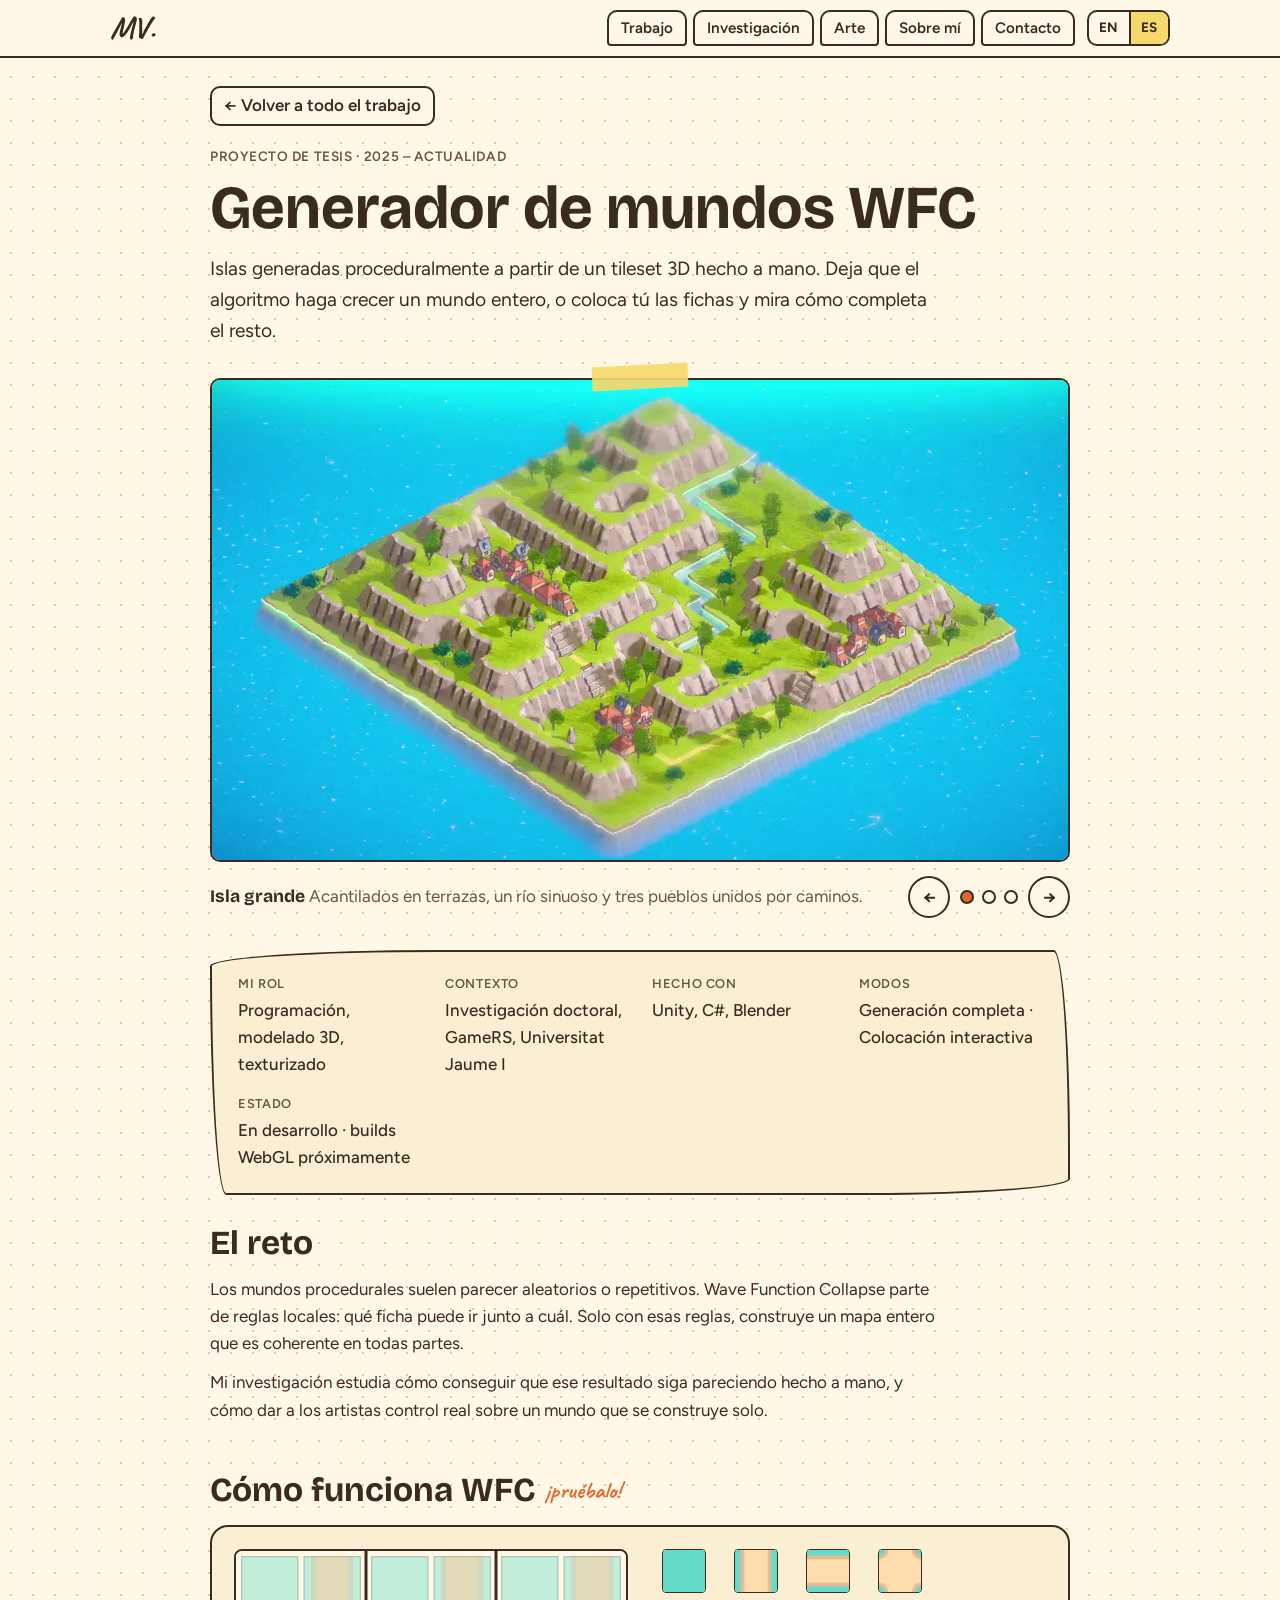
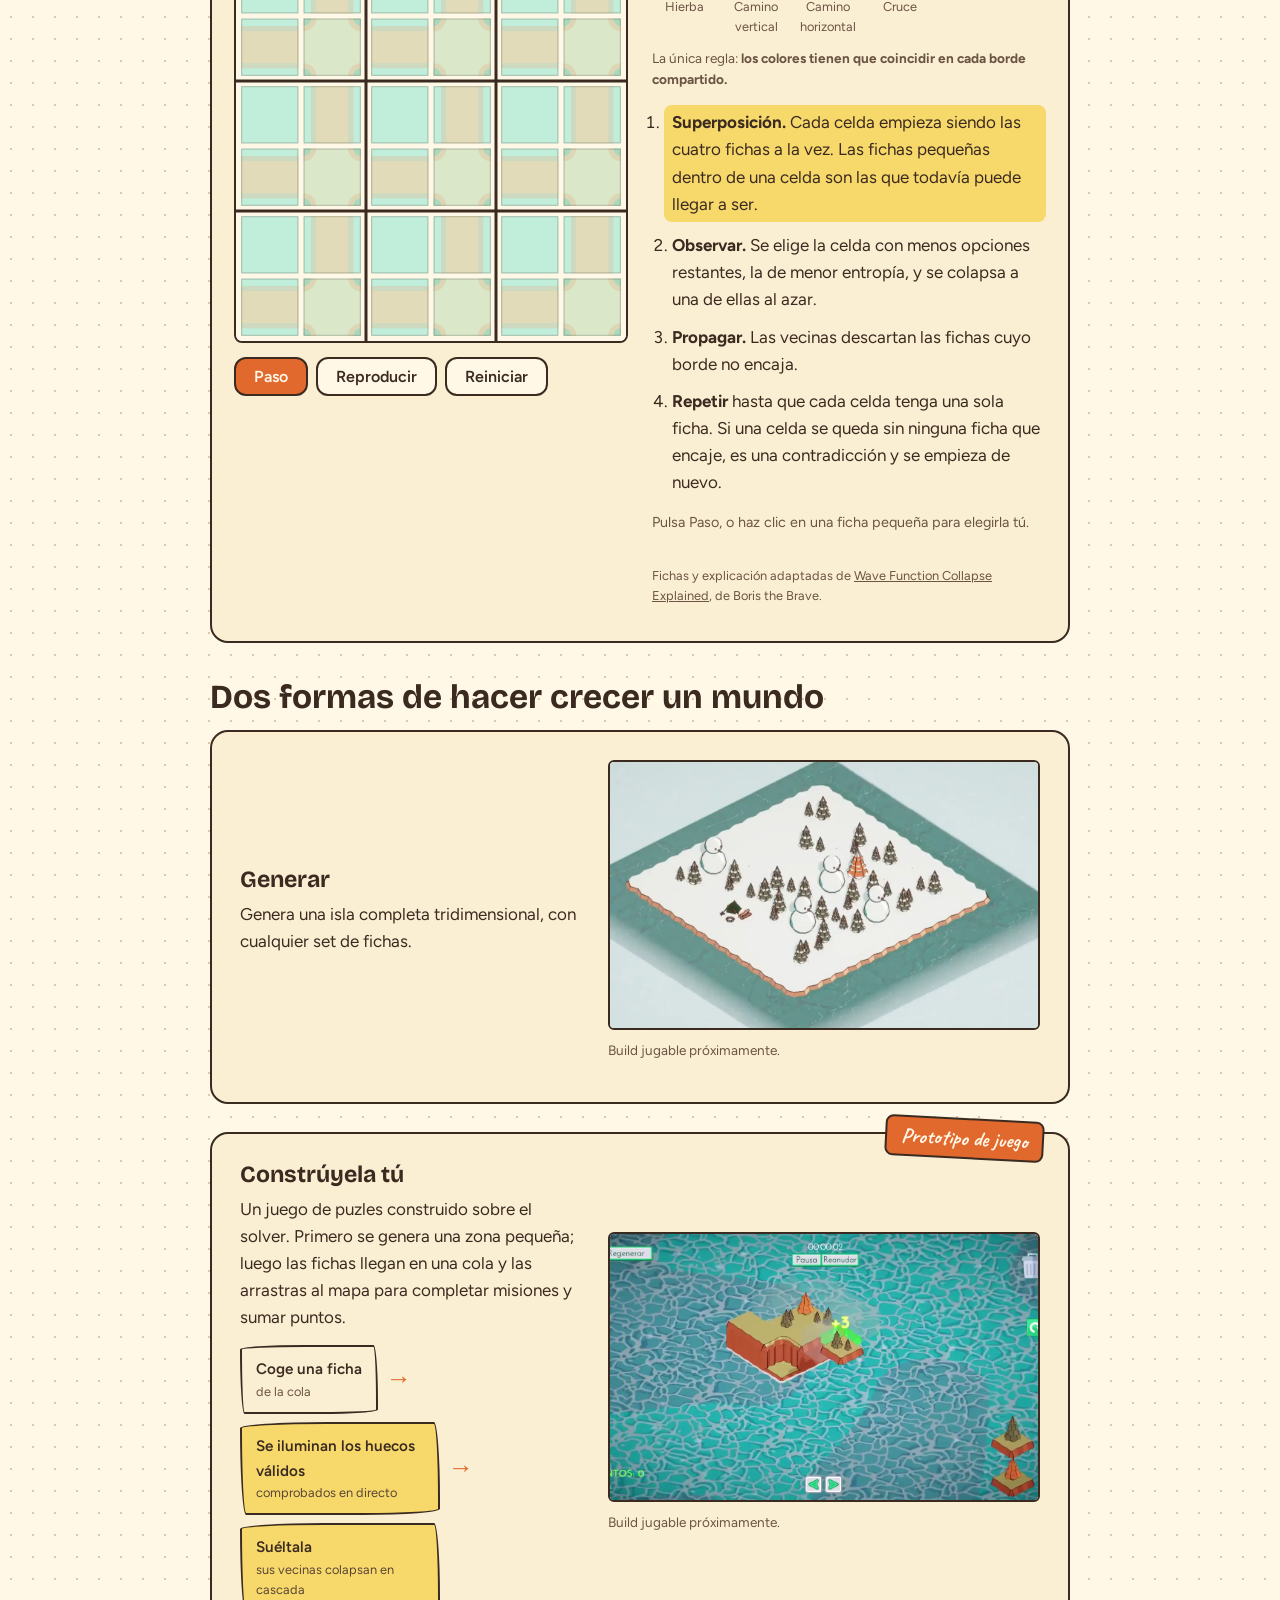
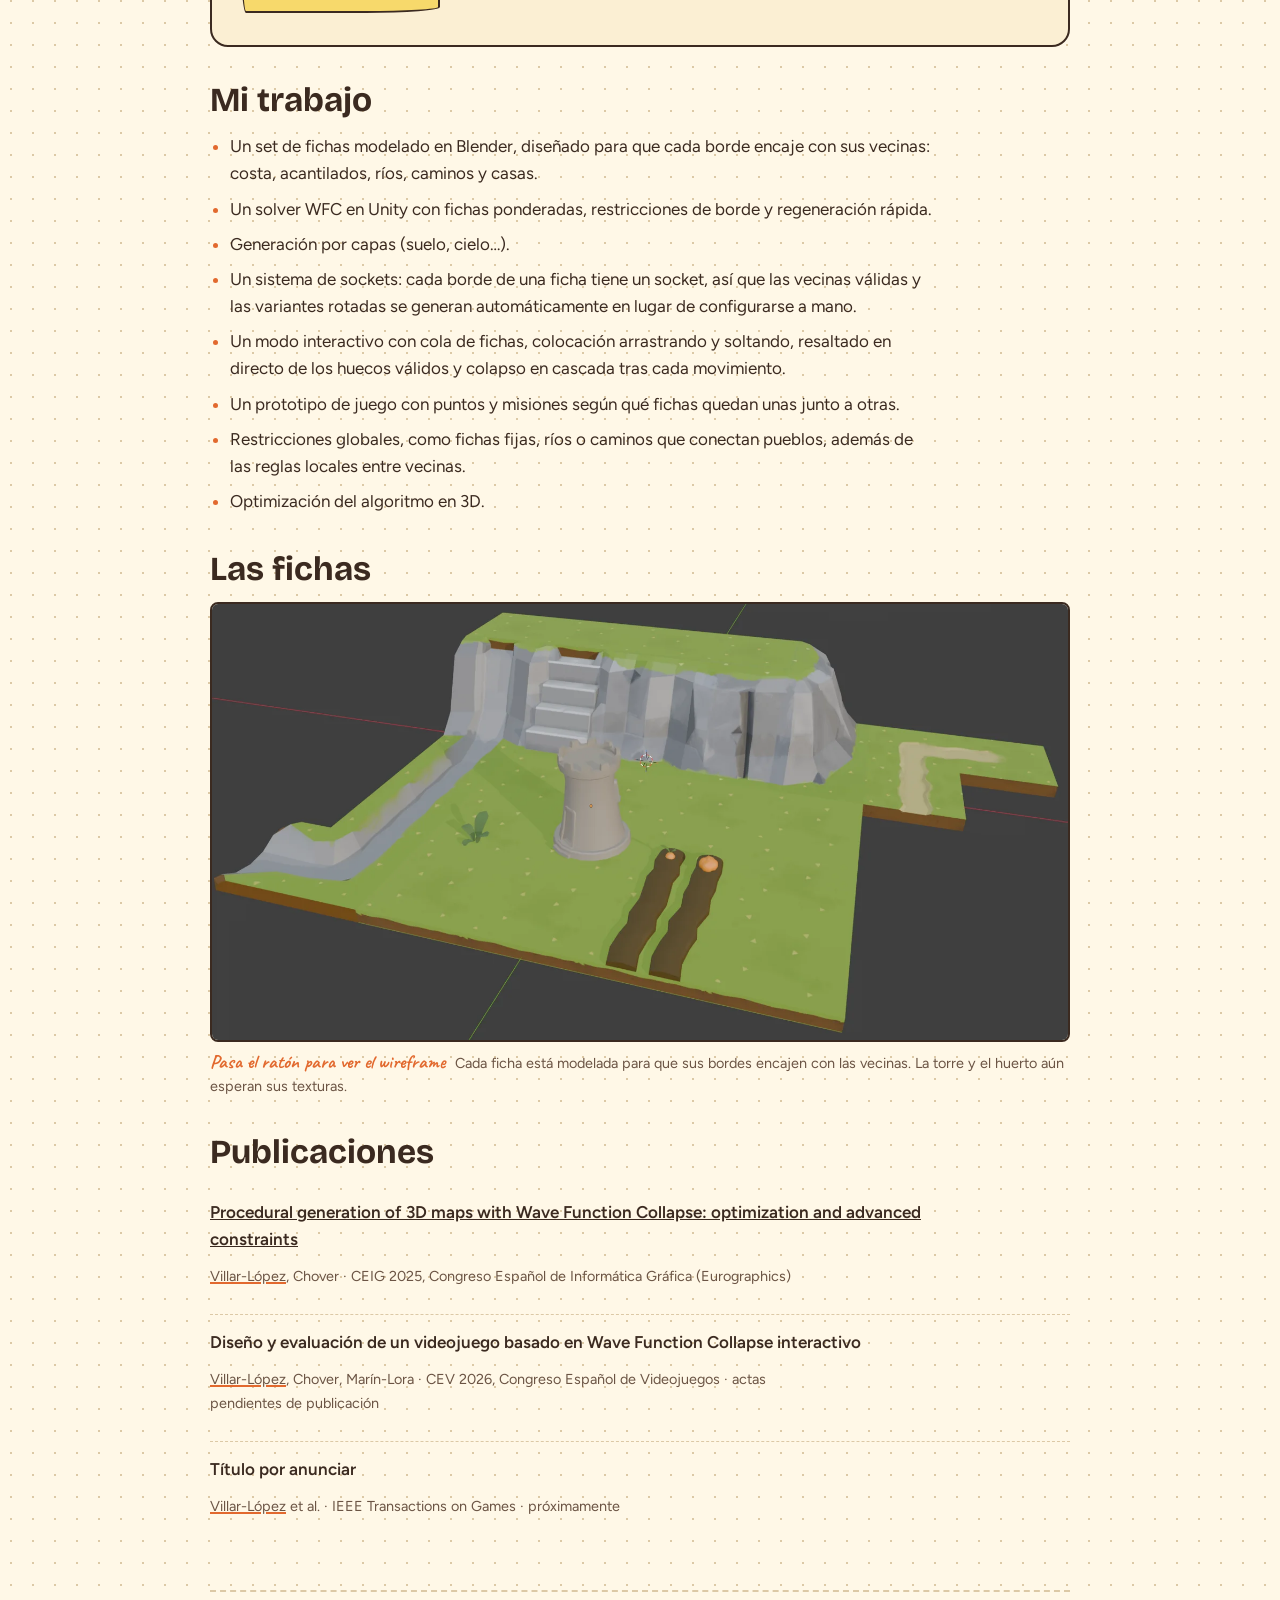
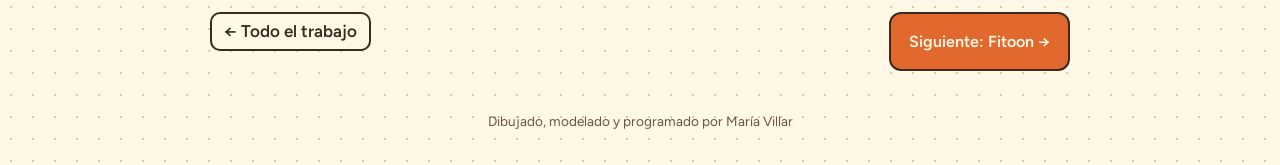
<file: es/projects/wfc/index.html>
<!doctype html>
<html lang="es">
<head>
<meta charset="utf-8">
<meta name="viewport" content="width=device-width, initial-scale=1, viewport-fit=cover">
<title>Generador de mundos WFC · María Villar</title>
<meta name="description" content="Un generador 3D con Wave Function Collapse en Unity que crea islas procedurales a partir de un tileset 3D hecho a mano, y un juego de colocar fichas construido sobre él.">
<link rel="canonical" href="https://mariavllr.github.io/es/projects/wfc/">
<meta property="og:type" content="website">
<meta property="og:locale" content="es_ES">
<meta property="og:title" content="Generador de mundos WFC · María Villar">
<meta property="og:description" content="Un generador 3D con Wave Function Collapse en Unity que crea islas procedurales a partir de un tileset 3D hecho a mano, y un juego de colocar fichas construido sobre él.">
<meta property="og:url" content="https://mariavllr.github.io/es/projects/wfc/">
<meta property="og:image" content="https://mariavllr.github.io/assets/img/og.jpg">
<meta name="twitter:card" content="summary_large_image">
<link rel="alternate" hreflang="en" href="https://mariavllr.github.io/projects/wfc/">
<link rel="alternate" hreflang="es" href="https://mariavllr.github.io/es/projects/wfc/">
<link rel="alternate" hreflang="x-default" href="https://mariavllr.github.io/projects/wfc/">
<meta name="theme-color" content="#FFF8E7">
<link rel="icon" href="../../../assets/img/favicon.svg" type="image/svg+xml">
<link rel="preconnect" href="https://fonts.googleapis.com">
<link rel="preconnect" href="https://fonts.gstatic.com" crossorigin>
<link rel="stylesheet" href="https://fonts.googleapis.com/css2?family=Bricolage+Grotesque:opsz,wght@12..96,500;12..96,700&family=Figtree:wght@400;500;600&family=Caveat:wght@500;700&display=swap">
<link rel="stylesheet" href="../../../assets/css/style.css">
</head>
<body>
<a class="skip" href="#main">Saltar al contenido</a>
<header>
  <div class="wrap">
    <a class="logo" href="../../index.html" aria-label="María Villar, inicio">MV.</a>
    <nav aria-label="Secciones"><a href="../../index.html#work">Trabajo</a><a href="../../index.html#research">Investigación</a><a href="../../index.html#art">Arte</a><a href="../../index.html#about">Sobre mí</a><a href="../../index.html#contact">Contacto</a></nav>
    <div class="lang" role="group" aria-label="Idioma"><a href="../../../projects/wfc/index.html" hreflang="en" lang="en">EN</a><a href="#" hreflang="es" lang="es" aria-current="page">ES</a></div>
  </div>
</header>

<main id="main" class="wrap case">
  <a class="back" href="../../index.html#work">← Volver a todo el trabajo</a>
  <p class="meta">Proyecto de tesis · 2025 – actualidad</p>
  <h1>Generador de mundos WFC</h1>
  <p class="lede">Islas generadas proceduralmente a partir de un tileset 3D hecho a mano. Deja que el algoritmo haga crecer un mundo entero, o coloca tú las fichas y mira cómo completa el resto.</p>
  <div class="cover reel stick" data-reel aria-roledescription="carousel" aria-label="Islas creadas por el generador">
    <span class="tape" aria-hidden="true"></span>
    <div class="reel-stage">
      <video class="on" muted loop playsinline preload="metadata" poster="../../../assets/img/wfc-large.webp" data-title="Isla grande" data-caption="Acantilados en terrazas, un río sinuoso y tres pueblos unidos por caminos." aria-label="Isla grande: Acantilados en terrazas, un río sinuoso y tres pueblos unidos por caminos. Las olas y los árboles se mueven con el viento."><source src="../../../assets/video/wfc-large.mp4" type="video/mp4"></video>
      <video muted loop playsinline preload="none" poster="../../../assets/img/wfc-island.webp" data-title="Isla mediana" data-caption="Dos pueblos separados por acantilados, con un río cruzado por puentes." aria-label="Isla mediana: Dos pueblos separados por acantilados, con un río cruzado por puentes. Las olas y los árboles se mueven con el viento."><source src="../../../assets/video/wfc-island.mp4" type="video/mp4"></video>
      <video muted loop playsinline preload="none" poster="../../../assets/img/wfc-small.webp" data-title="Isla pequeña" data-caption="Una sola colina con un pueblo en la ladera y un arroyo corto." aria-label="Isla pequeña: Una sola colina con un pueblo en la ladera y un arroyo corto. Las olas y los árboles se mueven con el viento."><source src="../../../assets/video/wfc-small.mp4" type="video/mp4"></video>
    </div>
    <div class="reel-bar">
      <p class="reel-cap" aria-live="polite"><b></b> <span></span></p>
      <div class="reel-ctrl">
        <button class="reel-btn" type="button" data-dir="-1" aria-label="Isla anterior">←</button>
        <span class="reel-dots"><button class="reel-dot" type="button" aria-label="Mostrar isla grande"></button><button class="reel-dot" type="button" aria-label="Mostrar isla mediana"></button><button class="reel-dot" type="button" aria-label="Mostrar isla pequeña"></button></span>
        <button class="reel-btn" type="button" data-dir="1" aria-label="Isla siguiente">→</button>
      </div>
    </div>
  </div>
  <dl class="facts">
    <div><dt>Mi rol</dt><dd>Programación, modelado 3D, texturizado</dd></div>
    <div><dt>Contexto</dt><dd>Investigación doctoral, GameRS, Universitat Jaume I</dd></div>
    <div><dt>Hecho con</dt><dd>Unity, C#, Blender</dd></div>
    <div><dt>Modos</dt><dd>Generación completa · Colocación interactiva</dd></div>
    <div><dt>Estado</dt><dd>En desarrollo · builds WebGL próximamente</dd></div>
  </dl>

  <section>
    <h2>El reto</h2>
    <p>Los mundos procedurales suelen parecer aleatorios o repetitivos. Wave Function Collapse parte de reglas locales: qué ficha puede ir junto a cuál. Solo con esas reglas, construye un mapa entero que es coherente en todas partes.</p>
    <p>Mi investigación estudia cómo conseguir que ese resultado siga pareciendo hecho a mano, y cómo dar a los artistas control real sobre un mundo que se construye solo.</p>
  </section>

  <section>
    <h2>Cómo funciona WFC <span class="hand">¡pruébalo!</span></h2>
    <div class="lab">
      <div>
        <canvas id="lab" width="400" height="400" role="img" aria-label="Una cuadrícula de fichas de caminos. Cada celda abierta muestra las fichas pequeñas que aún puede ser; las celdas colapsadas muestran su ficha final"></canvas>
        <div class="ctrl">
          <button class="btn" id="lab-step" type="button">Paso</button>
          <button class="btn ghost" id="lab-play" type="button">Reproducir</button>
          <button class="btn ghost" id="lab-reset" type="button">Reiniciar</button>
        </div>
      </div>
      <div>
        <div class="tileset"><figure><canvas class="tile-ico" data-t="0" width="44" height="44" aria-hidden="true"></canvas><figcaption>Hierba</figcaption></figure><figure><canvas class="tile-ico" data-t="1" width="44" height="44" aria-hidden="true"></canvas><figcaption>Camino vertical</figcaption></figure><figure><canvas class="tile-ico" data-t="2" width="44" height="44" aria-hidden="true"></canvas><figcaption>Camino horizontal</figcaption></figure><figure><canvas class="tile-ico" data-t="3" width="44" height="44" aria-hidden="true"></canvas><figcaption>Cruce</figcaption></figure></div>
        <p class="rules">La única regla: <b>los colores tienen que coincidir en cada borde compartido.</b></p>
        <ol id="lab-steps">
          <li data-s="0"><b>Superposición.</b> Cada celda empieza siendo las cuatro fichas a la vez. Las fichas pequeñas dentro de una celda son las que todavía puede llegar a ser.</li>
          <li data-s="1"><b>Observar.</b> Se elige la celda con menos opciones restantes, la de menor entropía, y se colapsa a una de ellas al azar.</li>
          <li data-s="2"><b>Propagar.</b> Las vecinas descartan las fichas cuyo borde no encaja.</li>
          <li data-s="3"><b>Repetir</b> hasta que cada celda tenga una sola ficha. Si una celda se queda sin ninguna ficha que encaje, es una contradicción y se empieza de nuevo.</li>
        </ol>
        <p class="log" id="lab-log" aria-live="polite">Pulsa Paso, o haz clic en una ficha pequeña para elegirla tú.</p>
        <p class="credit">Fichas y explicación adaptadas de <a href="https://www.boristhebrave.com/2020/04/13/wave-function-collapse-explained/">Wave Function Collapse Explained</a>, de Boris the Brave.</p>
      </div>
    </div>
  </section>

  <section>
    <h2>Dos formas de hacer crecer un mundo</h2>
    <div class="ways" style="margin-top:8px">
      <div class="card stick way">
        <div class="way-txt">
        <h3>Generar</h3>
        <p style="margin-top:8px">Genera una isla completa tridimensional, con cualquier set de fichas.</p>
        </div>
        <div class="way-media"><div class="play play-slot" data-embed="" data-itch="https://mariavllr.itch.io/" data-title="Generador de mundos WFC"><video class="cover loop builder-vid" autoplay muted loop playsinline preload="metadata" poster="../../../assets/img/wfc-biomes-gen-poster.webp" aria-label="Tres islas generándose una tras otra: una templada con acantilados y pinos, una nevada con muñecos de nieve y una de desierto con palmeras"><source src="../../../assets/video/wfc-biomes-gen.mp4" type="video/mp4"></video><button class="btn play-btn" type="button">Jugar en el navegador ▶</button><p class="soon" hidden>Build jugable próximamente.</p></div></div>
      </div>
      <div class="card stick way">
        <div class="way-txt">
        <span class="badge">Prototipo de juego</span>
        <h3>Constrúyela tú</h3>
        <p style="margin-top:8px">Un juego de puzles construido sobre el solver. Primero se genera una zona pequeña; luego las fichas llegan en una cola y las arrastras al mapa para completar misiones y sumar puntos.</p>
        <div class="flow" style="margin:14px 0 4px">
          <div class="node">Coge una ficha<small>de la cola</small></div><span class="arr">→</span>
          <div class="node hl">Se iluminan los huecos válidos<small>comprobados en directo</small></div><span class="arr">→</span>
          <div class="node hl">Suéltala<small>sus vecinas colapsan en cascada</small></div>
        </div>
        </div>
        <div class="way-media"><div class="play play-slot" data-embed="" data-itch="https://mariavllr.itch.io/" data-title="Juego de colocar fichas WFC"><video class="cover loop builder-vid" autoplay muted loop playsinline preload="metadata" poster="../../../assets/img/wfc-builder-poster.webp" aria-label="Partida del prototipo de colocar fichas: se arrastran fichas desde una cola a una isla pequeña, los acantilados y bosques encajan y aparecen puntos"><source src="../../../assets/video/wfc-builder.mp4" type="video/mp4"></video><button class="btn play-btn" type="button">Jugar en el navegador ▶</button><p class="soon" hidden>Build jugable próximamente.</p></div></div>
      </div>
    </div>
  </section>

  <section>
    <h2>Mi trabajo</h2>
    <ul class="did">
      <li>Un set de fichas modelado en Blender, diseñado para que cada borde encaje con sus vecinas: costa, acantilados, ríos, caminos y casas.</li>
      <li>Un solver WFC en Unity con fichas ponderadas, restricciones de borde y regeneración rápida.</li>
      <li>Generación por capas (suelo, cielo…).</li>
      <li>Un sistema de sockets: cada borde de una ficha tiene un socket, así que las vecinas válidas y las variantes rotadas se generan automáticamente en lugar de configurarse a mano.</li>
      <li>Un modo interactivo con cola de fichas, colocación arrastrando y soltando, resaltado en directo de los huecos válidos y colapso en cascada tras cada movimiento.</li>
      <li>Un prototipo de juego con puntos y misiones según qué fichas quedan unas junto a otras.</li>
      <li>Restricciones globales, como fichas fijas, ríos o caminos que conectan pueblos, además de las reglas locales entre vecinas.</li>
      <li>Optimización del algoritmo en 3D.</li>
    </ul>
  </section>

  <section>
    <h2>Las fichas</h2>
    <figure class="wire" tabindex="0">
      <div class="wire-box"><img src="../../../assets/img/wfc-tiles-blender.webp" alt="Fichas en Blender: un acantilado con escaleras talladas, un río, un camino, una torre y un huerto, low-poly con color pintado a mano" loading="lazy" width="1600" height="815"><img class="wf" src="../../../assets/img/wfc-tiles-wire.webp" alt="Las mismas fichas en wireframe" loading="lazy" width="1600" height="815"></div>
      <figcaption><span class="hand hint-hover">Pasa el ratón para ver el wireframe</span><span class="hand hint-tap">Toca para ver el wireframe</span> Cada ficha está modelada para que sus bordes encajen con las vecinas. La torre y el huerto aún esperan sus texturas.</figcaption>
    </figure>
  </section>

  <section>
    <h2>Publicaciones</h2>
    <div style="margin-top:10px">
      <div class="paper"><p class="t"><a href="https://doi.org/10.2312/ceig.20251107">Procedural generation of 3D maps with Wave Function Collapse: optimization and advanced constraints</a></p><p class="a"><u>Villar-López</u>, Chover · CEIG 2025, Congreso Español de Informática Gráfica (Eurographics)</p></div>
      <div class="paper"><p class="t">Diseño y evaluación de un videojuego basado en Wave Function Collapse interactivo</p><p class="a"><u>Villar-López</u>, Chover, Marín-Lora · CEV 2026, Congreso Español de Videojuegos · actas pendientes de publicación</p></div>
      <div class="paper"><p class="t">Título por anunciar</p><p class="a"><u>Villar-López</u> et al. · IEEE Transactions on Games · próximamente</p></div>
    </div>
  </section>

  <div class="next"><a class="back" href="../../index.html#work">← Todo el trabajo</a><a class="btn" href="../fitoon/index.html">Siguiente: Fitoon →</a></div>
</main>

<footer>Dibujado, modelado y programado por María Villar</footer>
<script src="../../../assets/js/main.js" defer></script>
</body>
</html>
</file>
<file: assets/css/style.css>
/* Layout: an open sketchbook. Hero spread (portrait | live WFC island), projects taped in, each opening into its own case-study page. */
:root{
  --paper:#FFF8E7; --paper-2:#FBEFD3; --ink:#3B2A20; --ink-soft:#6B5444;
  --butter:#F7D96B; --orange:#E2692E; --on-orange:#FFF8E7; --sky:#CFEAFB; --grass:#9BC53D; --rule:#DCC9A6;
  --display:"Bricolage Grotesque", "Trebuchet MS", system-ui, sans-serif;
  --body:"Figtree", "Segoe UI", system-ui, sans-serif;
  --hand:"Caveat", "Comic Sans MS", cursive;
  --sketch:255px 18px 225px 18px / 18px 225px 18px 255px;
}
@media (prefers-color-scheme: dark){:root:not([data-theme="light"]){
  --paper:#1F1812; --paper-2:#2A2119; --ink:#F4E8D2; --ink-soft:#C8B497;
  --butter:#D6B13C; --orange:#F0874D; --on-orange:#1F1812; --sky:#2B4658; --grass:#8DB437; --rule:#4A3B2D; color-scheme:dark}}
:root[data-theme="dark"]{
  --paper:#1F1812; --paper-2:#2A2119; --ink:#F4E8D2; --ink-soft:#C8B497;
  --butter:#D6B13C; --orange:#F0874D; --on-orange:#1F1812; --sky:#2B4658; --grass:#8DB437; --rule:#4A3B2D; color-scheme:dark}

*{box-sizing:border-box}
html,body{margin:0}
img{max-width:100%}
[hidden]{display:none!important}
html{scroll-behavior:smooth;scroll-padding-top:80px}
@media (prefers-reduced-motion:reduce){html{scroll-behavior:auto}}
.skip{position:absolute;left:-9999px;top:8px;z-index:20;background:var(--butter);color:#3B2A20;padding:6px 12px;border:2px solid var(--ink);border-radius:8px;font-weight:600}
.skip:focus{left:12px}
body{background:var(--paper);color:var(--ink);font-family:var(--body);font-size:17px;line-height:1.6;
  background-image:radial-gradient(var(--rule) 1px, transparent 1.2px);background-size:22px 22px}
a{color:inherit}
:focus-visible{outline:3px solid var(--orange);outline-offset:3px;border-radius:6px}
.wrap{max-width:1100px;margin:0 auto;padding-left:max(20px, env(safe-area-inset-left, 0px));padding-right:max(20px, env(safe-area-inset-right, 0px))}
h1,h2,h3{font-family:var(--display);font-weight:700;line-height:1.1;text-wrap:balance;margin:0}
h2{font-size:clamp(2rem,4.5vw,2.9rem)}
h3{font-size:1.45rem}
p{margin:0}
.hand{font-family:var(--hand);font-weight:700;color:var(--orange);font-size:1.45rem;line-height:1.1}
.sketch{border:2px solid var(--ink);border-radius:var(--sketch)}

/* header */
body::before{content:"";position:fixed;inset:0 0 auto;height:env(safe-area-inset-top,0px);z-index:10;background:var(--paper)}
header{position:sticky;top:env(safe-area-inset-top,0px);z-index:9;background:var(--paper);border-bottom:2px solid var(--ink)}
header .wrap{display:flex;align-items:center;justify-content:space-between;gap:12px;padding-block:10px;flex-wrap:wrap}
.logo{font-family:var(--hand);font-weight:700;font-size:2rem;text-decoration:none;line-height:1}
nav{display:flex;gap:6px;flex-wrap:wrap;margin-left:auto}
.lang{display:flex;border:2px solid var(--ink);border-radius:10px;overflow:hidden;flex:none}
.lang a{font-weight:700;font-size:.85rem;text-decoration:none;padding:5px 10px;letter-spacing:.04em}
.lang a+a{border-left:2px solid var(--ink)}
.lang a[aria-current]{background:var(--butter);color:#3B2A20}
.lang a:not([aria-current]):hover{background:var(--paper-2)}
nav a{font-weight:600;font-size:.95rem;text-decoration:none;padding:4px 12px;border:2px solid var(--ink);border-radius:10px 10px 4px 4px;background:var(--paper);transition:transform .15s}
nav a:hover{background:var(--butter);color:#3B2A20;transform:translateY(-2px)}

/* hero spread */
.spread{display:grid;grid-template-columns:minmax(0,.9fr) minmax(0,1.1fr);margin-block:36px 28px;background:var(--paper-2);border:2px solid var(--ink);border-radius:18px;position:relative}
.spread::after{content:"";position:absolute;top:14px;bottom:14px;left:45%;border-left:2px dashed var(--rule)}
.page{padding:32px;min-width:0}
.portrait{position:relative;width:min(300px,80%);aspect-ratio:1;margin:8px 0 26px 14px}
.portrait .b1{position:absolute;inset:22% 40% -6% -6%;background:var(--butter);will-change:transform}
.portrait .b2{position:absolute;inset:-6% -6% 34% 34%;background:var(--sky);will-change:transform}
.portrait img{position:relative;width:100%;height:100%;object-fit:cover;border:2px solid var(--ink);border-radius:var(--sketch);display:block}
.hero h1{font-size:clamp(2.8rem,7vw,4.4rem);letter-spacing:-.02em}
.role{font-family:var(--display);font-weight:500;font-size:1.25rem;margin-top:8px}
.role b{background:linear-gradient(transparent 58%, var(--butter) 58%);font-weight:500;padding:0 2px}
.hero .intro{color:var(--ink-soft);margin-top:14px;max-width:42ch}
.note{display:flex;align-items:center;gap:6px;margin-top:18px}
.note .hand{transform:rotate(-2deg)}
.world{display:flex;flex-direction:column;gap:12px;height:100%}
.world .frame{position:relative;background:var(--paper);flex:1;min-height:300px;display:flex;align-items:center;justify-content:center;padding:10px}
.tape{position:absolute;width:96px;height:24px;background:var(--butter);opacity:.9;top:-13px;left:50%;transform:translateX(-50%) rotate(-3deg);z-index:2}
canvas{width:100%;height:auto;display:block}
.world-bar{display:flex;align-items:center;justify-content:space-between;gap:12px;flex-wrap:wrap}
.btn{font:600 1rem var(--body);background:var(--orange);color:var(--on-orange);border:2px solid var(--ink);border-radius:12px;padding:8px 18px;cursor:pointer;text-decoration:none;display:inline-flex;align-items:center;gap:8px;transition:transform .15s}
.btn:hover{transform:translateY(-2px) rotate(-1deg)}
.btn.ghost{background:var(--paper);color:var(--ink)}
.caption{font-size:.85rem;color:var(--ink-soft)}

/* doodles that draw themselves */
.doodle{flex:none;overflow:visible}
.doodle path{fill:none;stroke:var(--orange);stroke-width:3;stroke-linecap:round;stroke-linejoin:round}
.doodle.in path{stroke-dasharray:var(--len);animation:draw 1s ease-out both}
@keyframes draw{from{stroke-dashoffset:var(--len)}to{stroke-dashoffset:0}}

/* sections */
section{padding-block:40px}
.sec-head{display:flex;align-items:baseline;gap:14px;flex-wrap:wrap;margin-bottom:30px}
.sec-head .hand{transform:rotate(-2deg)}

/* stick-in motion: rest state is the final layout, animation only plays once seen */
.stick{--rot:0deg;transform:rotate(var(--rot))}
.stick.in{animation:stickIn .7s cubic-bezier(.3,1.5,.5,1) both}
@keyframes stickIn{from{transform:translateY(-22px) rotate(calc(var(--rot) - 5deg)) scale(1.04)}to{transform:rotate(var(--rot))}}
.stick.in .tape{animation:tapeIn .45s .35s ease-out both}
@keyframes tapeIn{from{transform:translateX(-50%) rotate(-3deg) scaleX(0)}to{transform:translateX(-50%) rotate(-3deg) scaleX(1)}}

/* work */
.work{display:grid;gap:44px}
.piece{display:grid;grid-template-columns:minmax(0,1.15fr) minmax(0,1fr);gap:32px;align-items:center;background:var(--paper-2);border:2px solid var(--ink);border-radius:18px;padding:28px;position:relative}
.piece:nth-child(even){grid-template-columns:minmax(0,1fr) minmax(0,1.15fr)}
.piece:nth-child(even) .shot{order:2}
.shot{position:relative;transform:rotate(-1.2deg);transition:transform .25s}
.piece:nth-child(even) .shot{transform:rotate(1.2deg)}
.shot video{aspect-ratio:16/9;object-fit:cover;height:auto}
.piece:hover .shot{transform:rotate(0) translateY(-6px) scale(1.02)}
.shot img,.shot video,.ph{width:100%;display:block;border:2px solid var(--ink);border-radius:6px;background:var(--paper)}
.ph{aspect-ratio:16/10;display:flex;flex-direction:column;align-items:center;justify-content:center;gap:6px;border-style:dashed;text-align:center;padding:16px}
.ph .hand{color:var(--ink-soft);font-size:1.6rem}
.meta{font-size:.85rem;font-weight:600;letter-spacing:.04em;text-transform:uppercase;color:var(--ink-soft)}
.piece h3{margin:6px 0 12px;font-size:clamp(1.5rem,3vw,2rem)}
.piece p{max-width:56ch}
.role-list{display:flex;flex-wrap:wrap;gap:6px;margin:16px 0 20px}
.chip{font-size:.85rem;font-weight:600;padding:3px 10px;border:1.5px solid var(--ink);border-radius:999px;background:var(--paper)}
.chip.y{background:var(--butter);color:#3B2A20}
.chip.s{background:var(--sky)}
.links{display:flex;gap:10px 16px;flex-wrap:wrap;margin-top:4px}
.links a{font-weight:600;text-underline-offset:4px;text-decoration-thickness:2px;text-decoration-color:var(--orange)}
.badge{position:absolute;top:-16px;right:24px;transform:rotate(3deg);background:var(--orange);color:var(--on-orange);font-family:var(--hand);font-weight:700;font-size:1.3rem;padding:2px 14px;border:2px solid var(--ink);border-radius:8px;z-index:3}

.feature{padding:34px}
.feature h3{font-size:clamp(2rem,4.2vw,2.9rem)!important}
.feature p{font-size:1.05rem}
.minor-head{display:flex;align-items:baseline;gap:14px;flex-wrap:wrap;margin:52px 0 22px}
.minor-head .hand{font-size:1.3rem;transform:rotate(-2deg)}
.minor{display:grid;grid-template-columns:repeat(auto-fit,minmax(280px,1fr));gap:24px}
.mini{background:var(--paper-2);border:2px solid var(--ink);border-radius:14px;padding:18px 18px 20px;position:relative;display:flex;flex-direction:column;gap:6px;min-width:0}
.mini .shot{margin-bottom:10px}
.mini .ph{aspect-ratio:16/9}
.mini h3{font-size:1.3rem}
.mini p{font-size:.95rem}
.mini .role-list{margin:8px 0 6px}
.mini:hover .shot{transform:rotate(0) translateY(-6px) scale(1.02)}
.more-link{font-weight:600;text-underline-offset:4px;text-decoration-thickness:2px;text-decoration-color:var(--orange);margin-top:auto}

/* art */
.gallery{display:grid;grid-template-columns:repeat(3,minmax(0,1fr));gap:28px}
.art{margin:0;background:var(--paper);padding:12px 12px 16px;border:2px solid var(--ink);border-radius:6px;transition:transform .2s}
.art:nth-child(odd){--rot:-1.5deg}
.art:nth-child(even){--rot:1.2deg}
.art:hover{transform:rotate(0) scale(1.03)}
.art img,.art .ph{aspect-ratio:4/5;object-fit:cover;width:100%;display:block;border-radius:3px;border:1.5px solid var(--ink)}
.art .ph{display:flex}
.art figcaption{margin-top:10px;font-size:.9rem;color:var(--ink-soft)}
.art figcaption b{display:block;font-family:var(--display);font-size:1.1rem;color:var(--ink)}
.art .kind{display:block;font-weight:600;color:var(--orange)}
.art-intro{max-width:60ch;margin:-12px 0 26px;color:var(--ink-soft)}
.also{display:flex;flex-wrap:wrap;align-items:center;gap:16px 28px;margin-top:36px;padding-top:22px;border-top:2px dashed var(--rule)}
.also-label{font-size:1.6rem;transform:rotate(-3deg)}
.art-mini{margin:0;display:flex;align-items:center;gap:12px;min-width:0}
.art-mini img,.art-mini .ph{width:72px;height:72px;aspect-ratio:auto;object-fit:cover;border:1.5px solid var(--ink);border-radius:6px;padding:0;flex:none}
.art-mini .ph .hand{font-size:1rem}
.art-mini figcaption{font-size:.85rem;color:var(--ink-soft)}
.art-mini figcaption b{display:block;font-family:var(--display);font-size:1rem;color:var(--ink)}
.also-more{display:flex;flex-direction:column;gap:2px;margin-left:auto}
.also-more a{font-weight:600;text-underline-offset:4px;text-decoration-thickness:2px;text-decoration-color:var(--orange)}
@media (max-width:820px){.gallery{grid-template-columns:minmax(0,1fr)}.also-more{margin-left:0}}
.more{display:flex;flex-direction:column;justify-content:center;gap:12px;padding:20px;background:var(--butter);color:#3B2A20;border:2px solid var(--ink);border-radius:var(--sketch)}
.more a{font-weight:600}
/* research + about */
.two{display:grid;grid-template-columns:minmax(0,1.3fr) minmax(0,1fr);gap:28px}
.card{background:var(--paper-2);border:2px solid var(--ink);border-radius:18px;padding:28px;min-width:0}
.paper{padding-block:14px;border-top:1.5px dashed var(--rule)}
.paper:first-of-type{border-top:0}
.paper .t{font-weight:600}
.paper .a{font-size:.9rem;color:var(--ink-soft)}
.paper .a u{text-decoration-color:var(--orange);text-decoration-thickness:2px}
.trophy{display:flex;gap:12px;align-items:center;margin:16px 0;padding:12px 14px;background:var(--butter);color:#3B2A20;border:2px solid var(--ink);border-radius:var(--sketch);font-weight:600}
.trophy .doodle path{stroke:#3B2A20}
.chips{display:flex;flex-wrap:wrap;gap:6px;margin-top:12px}
.about{display:grid;grid-template-columns:minmax(0,1fr) minmax(0,1fr);gap:28px}
.timeline{list-style:none;padding:0;margin:16px 0 0;display:grid;gap:14px}
.timeline li{display:grid;grid-template-columns:96px minmax(0,1fr);gap:12px}
.timeline .y{font-family:var(--hand);font-weight:700;font-size:1.3rem;color:var(--orange);font-variant-numeric:tabular-nums}
.timeline small{display:block;color:var(--ink-soft);font-size:.9rem}
.tools{display:grid;gap:14px;margin-top:16px}
.tools div{display:grid;grid-template-columns:96px minmax(0,1fr);gap:12px;align-items:start}
.tools .k{font-weight:600;font-size:.9rem;color:var(--ink-soft);padding-top:4px}
.contact{text-align:center;padding-block:56px 80px}
.contact h2{font-size:clamp(2.2rem,6vw,3.6rem)}
.contact .links{justify-content:center;margin-top:24px;gap:10px}
.contact .links a{text-decoration:none;padding:6px 14px;border:2px solid var(--ink);border-radius:12px;background:var(--paper-2);transition:transform .15s}
.contact .links a:hover{background:var(--butter);color:#3B2A20;transform:translateY(-2px) rotate(-2deg)}
footer{text-align:center;padding-block:0 32px;font-size:.85rem;color:var(--ink-soft)}

/* case study pages */
.case{max-width:900px;margin:0 auto;padding-block:28px 40px}
.back{display:inline-flex;gap:6px;font-weight:600;text-decoration:none;margin-bottom:20px;padding:4px 12px;border:2px solid var(--ink);border-radius:10px;background:var(--paper)}
.back:hover{background:var(--butter);color:#3B2A20}
.case h1{font-size:clamp(2.4rem,6vw,3.8rem);margin:8px 0 12px}
.case .lede{font-size:1.2rem;max-width:60ch}
.case .cover{position:relative;margin:32px 0}
.case .cover img,.case .cover .ph{border-radius:10px}
.facts{display:grid;grid-template-columns:repeat(auto-fit,minmax(170px,1fr));gap:16px 24px;margin:0;background:var(--paper-2);border:2px solid var(--ink);border-radius:var(--sketch);padding:22px 26px}
.facts dt{font-size:.8rem;font-weight:600;text-transform:uppercase;letter-spacing:.05em;color:var(--ink-soft)}
.facts dd{margin:2px 0 0;font-weight:500}
.case section{padding-block:30px 6px}
.case section h2{font-size:clamp(1.6rem,3.5vw,2.1rem);margin-bottom:14px;display:flex;align-items:center;gap:10px}
.case section p{max-width:66ch;margin-bottom:12px}
.case ul.did{padding-left:1.2em;margin:0;display:grid;gap:8px;max-width:66ch}
.case ul.did li::marker{color:var(--orange)}
.todo{font-family:var(--hand);font-weight:700;color:var(--orange);font-size:1.25rem}
.flow{display:flex;flex-wrap:wrap;align-items:center;gap:8px;margin:18px 0}
.flow .node{padding:10px 14px;border:2px solid var(--ink);border-radius:var(--sketch);background:var(--paper-2);font-weight:600;font-size:.95rem;max-width:200px}
.flow .node small{display:block;font-weight:400;color:var(--ink-soft);font-size:.8rem}
.flow .node.hl{background:var(--butter);color:#3B2A20}
.flow .node.hl small{color:#5A4636}
.flow .arr{font-family:var(--hand);font-size:1.6rem;color:var(--orange);font-weight:700}
.minigal{display:grid;grid-template-columns:repeat(auto-fit,minmax(200px,1fr));gap:16px;margin-top:14px}
.next{display:flex;justify-content:space-between;gap:12px;flex-wrap:wrap;margin-top:40px;padding-top:20px;border-top:2px dashed var(--rule)}

/* WFC explainer */
.lab{display:grid;grid-template-columns:minmax(0,1fr) minmax(0,1fr);gap:24px;align-items:start;background:var(--paper-2);border:2px solid var(--ink);border-radius:18px;padding:22px;margin-top:16px}
.lab canvas{border:2px solid var(--ink);border-radius:8px;background:var(--paper)}
.lab .ctrl{display:flex;gap:8px;flex-wrap:wrap;margin:14px 0}
.lab ol{padding-left:1.2em;margin:0;display:grid;gap:10px}
.lab ol li.on{background:var(--butter);color:#3B2A20;border-radius:8px;padding:4px 8px;margin-left:-8px}
.lab .log{margin-top:14px;font-size:.9rem;color:var(--ink-soft);min-height:3em;font-variant-numeric:tabular-nums}
.legend{display:flex;flex-wrap:wrap;gap:8px 14px;margin-top:12px;font-size:.85rem}
.legend span{display:inline-flex;align-items:center;gap:6px}
.legend i{width:14px;height:14px;border:1.5px solid var(--ink);border-radius:3px;display:inline-block}
.rules{font-size:.85rem;color:var(--ink-soft);margin-top:10px}

@media (max-width:820px){
  .spread,.piece,.piece:nth-child(even),.two,.about,.lab{grid-template-columns:minmax(0,1fr)}
  .spread::after{display:none}
  .page{padding:22px}
  .piece:nth-child(even) .shot{order:0}
  .piece{padding:20px}
}
@media (prefers-reduced-motion:reduce){*{transition:none!important;animation:none!important}}

/* playable builds (itch.io embeds) */
.embed{width:100%;aspect-ratio:16/10;border:2px solid var(--ink);border-radius:8px;background:var(--paper);display:block}
.world .frame .cover{width:100%;height:100%;object-fit:cover;border-radius:6px;display:block}
.world .frame.playing{padding:0;min-height:0}
.play-slot{display:grid;gap:10px;margin-top:14px}
.play-slot .ph{aspect-ratio:16/10}
.soon{font-size:.85rem;color:var(--ink-soft)}


/* video gallery (WFC page cover) */
.reel-stage{position:relative;aspect-ratio:16/9;border:2px solid var(--ink);border-radius:10px;overflow:hidden;background:var(--paper-2);cursor:pointer;touch-action:pan-y}
.reel-stage video{position:absolute;inset:0;width:100%;height:100%;object-fit:cover;opacity:0;transition:opacity .45s ease}
.reel-stage video.on{opacity:1}
.reel-bar{display:flex;align-items:center;justify-content:space-between;gap:12px 20px;margin-top:14px;flex-wrap:wrap}
.reel-cap{margin:0;min-width:0;flex:1 1 280px}
.reel-cap b{font-family:var(--display);font-size:1.1rem}
.reel-cap span{color:var(--ink-soft)}
.reel-ctrl{display:flex;align-items:center;gap:10px}
.reel-dots{display:flex;gap:8px}
.reel-btn{width:42px;height:42px;border:2px solid var(--ink);border-radius:50%;background:var(--paper);color:var(--ink);font:700 1.1rem var(--body);cursor:pointer;transition:transform .15s,background .15s}
.reel-btn:hover{background:var(--butter);color:#3B2A20;transform:translateY(-2px) rotate(-4deg)}
.reel-dot{width:14px;height:14px;padding:0;border:2px solid var(--ink);border-radius:50%;background:var(--paper);cursor:pointer}
.reel-dot[aria-current="true"]{background:var(--orange)}
@media (prefers-reduced-motion:reduce){.reel-stage video{transition:none}}

/* compact header on phones: logo and language on one row, sections scroll sideways below */
@media (max-width:640px){
  header .wrap{gap:8px;padding-block:8px}
  .lang{margin-left:auto}
  header nav{order:3;width:100%;margin-left:0;flex-wrap:nowrap;overflow-x:auto;scrollbar-width:none;padding-bottom:2px}
  header nav::-webkit-scrollbar{display:none}
  nav a{flex:none;font-size:.9rem;padding:3px 10px}
}

/* card image that turns into a short clip on hover (desktop only) */
.hover-vid{position:relative}
.hover-vid video{position:absolute;inset:2px;width:calc(100% - 4px);height:calc(100% - 4px);object-fit:cover;border:0;border-radius:4px;opacity:0;transition:opacity .3s;pointer-events:none;z-index:1}
.hover-vid.on video{opacity:1}

/* click-to-play YouTube trailer */
.yt-btn{display:block;position:relative;width:100%;padding:0;border:2px solid var(--ink);border-radius:10px;overflow:hidden;cursor:pointer;background:var(--paper);aspect-ratio:16/9}
.yt-btn img{width:100%;height:100%;object-fit:cover;display:block;border:0;border-radius:0}
.yt-play{position:absolute;left:50%;top:50%;transform:translate(-50%,-50%) rotate(-2deg);background:var(--orange);color:var(--on-orange);border:2px solid var(--ink);border-radius:14px;padding:10px 20px;font:700 1.1rem var(--body);transition:transform .15s}
.yt-btn:hover .yt-play{transform:translate(-50%,-50%) rotate(0) scale(1.06)}
.yt iframe{width:100%;aspect-ratio:16/9;border:2px solid var(--ink);border-radius:10px;display:block;background:#000}
.yt-note{font-size:.8rem;color:var(--ink-soft);margin-top:8px}

/* case study media */
.split{display:block}
.clip{margin:0 0 20px;max-width:640px}
.clip video{width:100%;aspect-ratio:16/9;object-fit:cover;display:block;border:2px solid var(--ink);border-radius:10px;background:var(--paper-2)}
.clip figcaption,.shotfig figcaption{font-size:.9rem;color:var(--ink-soft);margin-top:8px}
.lineup{display:grid;grid-template-columns:repeat(5,minmax(0,1fr));gap:12px;margin-top:16px}
.lineup figure{margin:0;transition:transform .2s}
.lineup figure:nth-child(odd){transform:rotate(-1.5deg)}
.lineup figure:nth-child(even){transform:rotate(1.5deg)}
.lineup figure:hover{transform:rotate(0) translateY(-6px)}
.lineup img{width:100%;aspect-ratio:520/718;object-fit:cover;display:block;border:2px solid var(--ink);border-radius:8px;background:var(--paper-2)}
.lineup figcaption{text-align:center;font-family:var(--hand);font-weight:700;font-size:1.3rem;color:var(--orange);margin-top:4px}
.shotfig{margin:20px 0 0}
.lineup + .shotfig{max-width:560px}
.shotfig img{width:100%;display:block;border:2px solid var(--ink);border-radius:8px}
.shots{display:grid;grid-template-columns:repeat(2,minmax(0,1fr));gap:20px}
.shots .shotfig{margin:0}
.shots .wide{grid-column:1 / -1}
@media (max-width:820px){.shots{grid-template-columns:minmax(0,1fr)}.lineup{grid-template-columns:repeat(3,minmax(0,1fr))}}
@media (max-width:480px){.lineup{grid-template-columns:repeat(2,minmax(0,1fr))}}

/* phone screens (Segorbe) */
.phone{aspect-ratio:9/19.5;border:5px solid var(--ink);border-radius:22px;overflow:hidden;background:#15110e}
.phone img,.phone video{width:100%;height:100%;object-fit:cover;display:block;border:0;border-radius:0}
.phone-stage{position:relative;aspect-ratio:16/9;border:2px solid var(--ink);border-radius:10px;overflow:hidden;background:var(--paper-2) center/cover no-repeat;display:flex;align-items:center;justify-content:center;padding-block:4%}
.phone-stage::before{content:"";position:absolute;inset:0;background:rgba(31,24,18,.32);backdrop-filter:blur(12px);-webkit-backdrop-filter:blur(12px)}
.phone.big{position:relative;height:100%;border-width:6px;border-radius:26px}
.story{display:grid;grid-template-columns:repeat(5,minmax(0,1fr));gap:16px;margin:18px 0 20px}
.story figure{margin:0}
.story figcaption{font-size:.88rem;color:var(--ink-soft);margin-top:10px;line-height:1.45}
.story figcaption b{display:block;font-family:var(--display);font-size:1rem;color:var(--ink);margin-bottom:2px}
.story.street{grid-template-columns:repeat(3,minmax(0,1fr));max-width:620px}
.story.street figcaption{text-align:center}
.shotfig.poster{max-width:300px;margin-top:24px}
@media (max-width:820px){
  .story,.story.street{grid-template-columns:none;grid-auto-flow:column;grid-auto-columns:minmax(140px,42%);overflow-x:auto;scroll-snap-type:x mandatory;padding-bottom:8px;max-width:none}
  .story figure{scroll-snap-align:start}
  .phone-stage{aspect-ratio:4/5}
}

/* sketch → model → game chains and time-of-day strip (Nebali) */
.chain{display:grid;align-items:center;gap:10px;margin:20px 0}
.chain-3{grid-template-columns:minmax(0,1fr) auto minmax(0,1fr) auto minmax(0,1fr)}
.chain-4{grid-template-columns:minmax(0,1fr) auto minmax(0,1fr) auto minmax(0,1fr) auto minmax(0,1fr)}
.chain figure{margin:0}
.chain.models{grid-template-columns:repeat(2,minmax(0,1fr));max-width:440px;margin-top:4px}
.chain img{width:100%;aspect-ratio:4/5;object-fit:contain;display:block;border:2px solid var(--ink);border-radius:8px;background:#fff}
.chain figcaption{text-align:center;font-family:var(--hand);font-weight:700;font-size:1.25rem;color:var(--orange);margin-top:4px}
.chain .arr{font-family:var(--hand);font-weight:700;font-size:1.8rem;color:var(--orange)}
.timestrip{display:grid;grid-template-columns:repeat(4,minmax(0,1fr));gap:8px}
.timestrip img{width:100%;display:block;border:2px solid var(--ink);border-radius:6px}
.shots .clip{margin:0}
@media (max-width:820px){
  .chain-3,.chain-4{grid-template-columns:none;grid-auto-flow:column;grid-auto-columns:minmax(150px,44%) auto;overflow-x:auto;padding-bottom:8px}
  .timestrip{grid-template-columns:repeat(2,minmax(0,1fr))}
}

/* case-study button on the small project cards */
.case-btn{align-self:flex-start;font-size:.92rem;padding:6px 14px;margin:6px 0 4px}
.mini .links{margin-top:6px}

/* three versions of the same enemy (That Goddamn Face!) */
.eras{display:grid;grid-template-columns:repeat(3,minmax(0,1fr));gap:16px;margin-top:18px}
.eras figure{margin:0}
.eras figure:nth-child(odd){transform:rotate(-1deg)}
.eras figure:nth-child(even){transform:rotate(1deg)}
.eras img{width:100%;aspect-ratio:16/9;object-fit:cover;display:block;border:2px solid var(--ink);border-radius:8px}
.eras figcaption{text-align:center;font-family:var(--hand);font-weight:700;font-size:1.35rem;color:var(--orange);margin-top:4px}
@media (max-width:640px){.eras{grid-template-columns:minmax(0,1fr)}}

.hint{font-size:1.2rem;margin:4px 0 -6px;transform:rotate(-1.5deg);display:inline-block}
@media (hover:none){.hint{display:none}}
.eras .hover-vid video{border-radius:6px}
/* WFC "Two ways": stacked cards, text beside media on wide screens */
.ways{display:grid;gap:28px}
.way{display:grid;gap:22px;align-items:center}
@media (min-width:800px){.way{grid-template-columns:minmax(0,1fr) minmax(0,1.25fr)}}
.way .play-slot{margin-top:0}
.play-slot .builder-vid{margin:0;width:100%;aspect-ratio:16/10;object-fit:cover;display:block;border:2px solid var(--ink);border-radius:6px;background:var(--paper)}
.biome-note{margin-top:8px;font-size:.9rem;color:var(--ink-soft)}
/* hover/tap to wireframe */
.wire{margin:14px 0 0}
.wire-box{position:relative;border:2px solid var(--ink);border-radius:8px;overflow:hidden;background:#3d3d3d;cursor:crosshair}
.wire-box img{display:block;width:100%;height:auto}
.wire-box .wf{position:absolute;inset:0;opacity:0;transition:opacity .35s ease}
.wire:hover .wf,.wire:focus-visible .wf,.wire.on .wf{opacity:1}
.wire figcaption{margin-top:10px;font-size:.9rem;color:var(--ink-soft)}
.wire .hand{font-size:1.2rem;color:var(--orange);font-weight:700;margin-right:6px}
.hint-tap{display:none}
@media (hover:none){.hint-hover{display:none}.hint-tap{display:inline}}
/* art process viewer */
.proc-open{display:block;width:100%;padding:0;border:0;background:none;cursor:zoom-in;border-radius:3px}
.proc-open:focus-visible{outline:3px solid var(--orange);outline-offset:3px}
.proc-link{display:block;margin-top:8px;padding:0;border:0;background:none;font:inherit;font-weight:700;color:var(--orange);cursor:pointer;text-decoration:underline;text-underline-offset:3px}
.proc-link:hover{color:var(--ink)}
dialog.proc{width:min(1100px,94vw);max-height:94vh;padding:0;border:2px solid var(--ink);border-radius:10px;background:var(--paper);color:var(--ink);overflow:hidden}
dialog.proc::backdrop{background:rgba(30,20,12,.72)}
.proc-in{display:grid;grid-template-rows:auto minmax(0,1fr) auto auto;max-height:94vh}
.proc-head{display:flex;align-items:center;gap:12px;padding:12px 16px;border-bottom:2px solid var(--ink)}
.proc-head h3{margin:0;font-size:1.05rem;flex:1;min-width:0}
.proc-count{font-size:.85rem;color:var(--ink-soft);white-space:nowrap}
.proc-x{border:2px solid var(--ink);background:var(--paper-2);border-radius:50%;width:34px;height:34px;font-size:1.1rem;line-height:1;cursor:pointer;color:var(--ink);flex:none}
.proc-stage{position:relative;display:flex;align-items:center;justify-content:center;background:#1d1a17;min-height:0;touch-action:pan-y}
.proc-stage img{display:block;max-width:100%;max-height:calc(94vh - 190px);width:auto;height:auto;object-fit:contain}
.proc-nav{position:absolute;top:50%;transform:translateY(-50%);border:2px solid var(--ink);background:var(--butter);color:#3B2A20;width:42px;height:42px;border-radius:50%;font-size:1.3rem;font-weight:700;cursor:pointer}
.proc-nav:disabled{opacity:.3;cursor:default}
.proc-prev{left:10px}.proc-next{right:10px}
.proc-cap{padding:10px 16px 0;font-size:.95rem}
.proc-foot{display:flex;flex-wrap:wrap;align-items:center;gap:8px;padding:10px 16px 14px}
.proc-steps{display:flex;flex-wrap:wrap;gap:6px;flex:1}
.proc-steps button{border:1.5px solid var(--ink);background:var(--paper-2);color:var(--ink);border-radius:999px;padding:3px 11px;font:inherit;font-size:.82rem;cursor:pointer}
.proc-steps button[aria-current="true"]{background:var(--orange);color:#fff;border-color:var(--orange)}
.proc-more{font-weight:700;color:var(--orange);white-space:nowrap}
@media (max-width:600px){.proc-nav{width:36px;height:36px;font-size:1.1rem}.proc-stage img{max-height:calc(94vh - 230px)}}
.cycle{position:relative}
.cycle img{transition:opacity .9s ease}
.cycle img:not(:first-child){position:absolute;inset:0;height:100%;opacity:0}
.cycle img.on{opacity:1}
.proc-frame{display:block;width:min(100%,calc((94vh - 190px) * 16 / 9));aspect-ratio:16/9;border:0;background:#000}
.art-mini .proc-open.reel-thumb{position:relative;width:72px;flex:none}
.art-mini .reel-thumb img{width:72px;height:72px}
.reel-play{position:absolute;inset:0;margin:auto;width:30px;height:30px;border-radius:50%;background:var(--butter);border:2px solid var(--ink);color:#3B2A20;font-size:.8rem;display:flex;align-items:center;justify-content:center;padding-left:2px}
.art-mini .proc-link{margin-top:2px;font-size:.85rem}
.reel-thumb{background:var(--paper-2);border:1.5px solid var(--ink);border-radius:6px;height:72px;overflow:hidden}.art-mini .reel-thumb img{border:0;border-radius:0}
/* WFC explainer: tileset + size toggle */
.tileset{display:flex;flex-wrap:wrap;gap:8px;margin-bottom:10px}
.tileset figure{margin:0;text-align:center;font-size:.8rem;color:var(--ink-soft);width:64px}
.tileset canvas{width:44px;height:44px;display:block;margin:0 auto 4px;border:1.5px solid var(--ink);border-radius:4px}
.lab .rules{margin:0 0 14px}
.lab .credit{margin-top:12px;font-size:.8rem;color:var(--ink-soft)}
</file>
